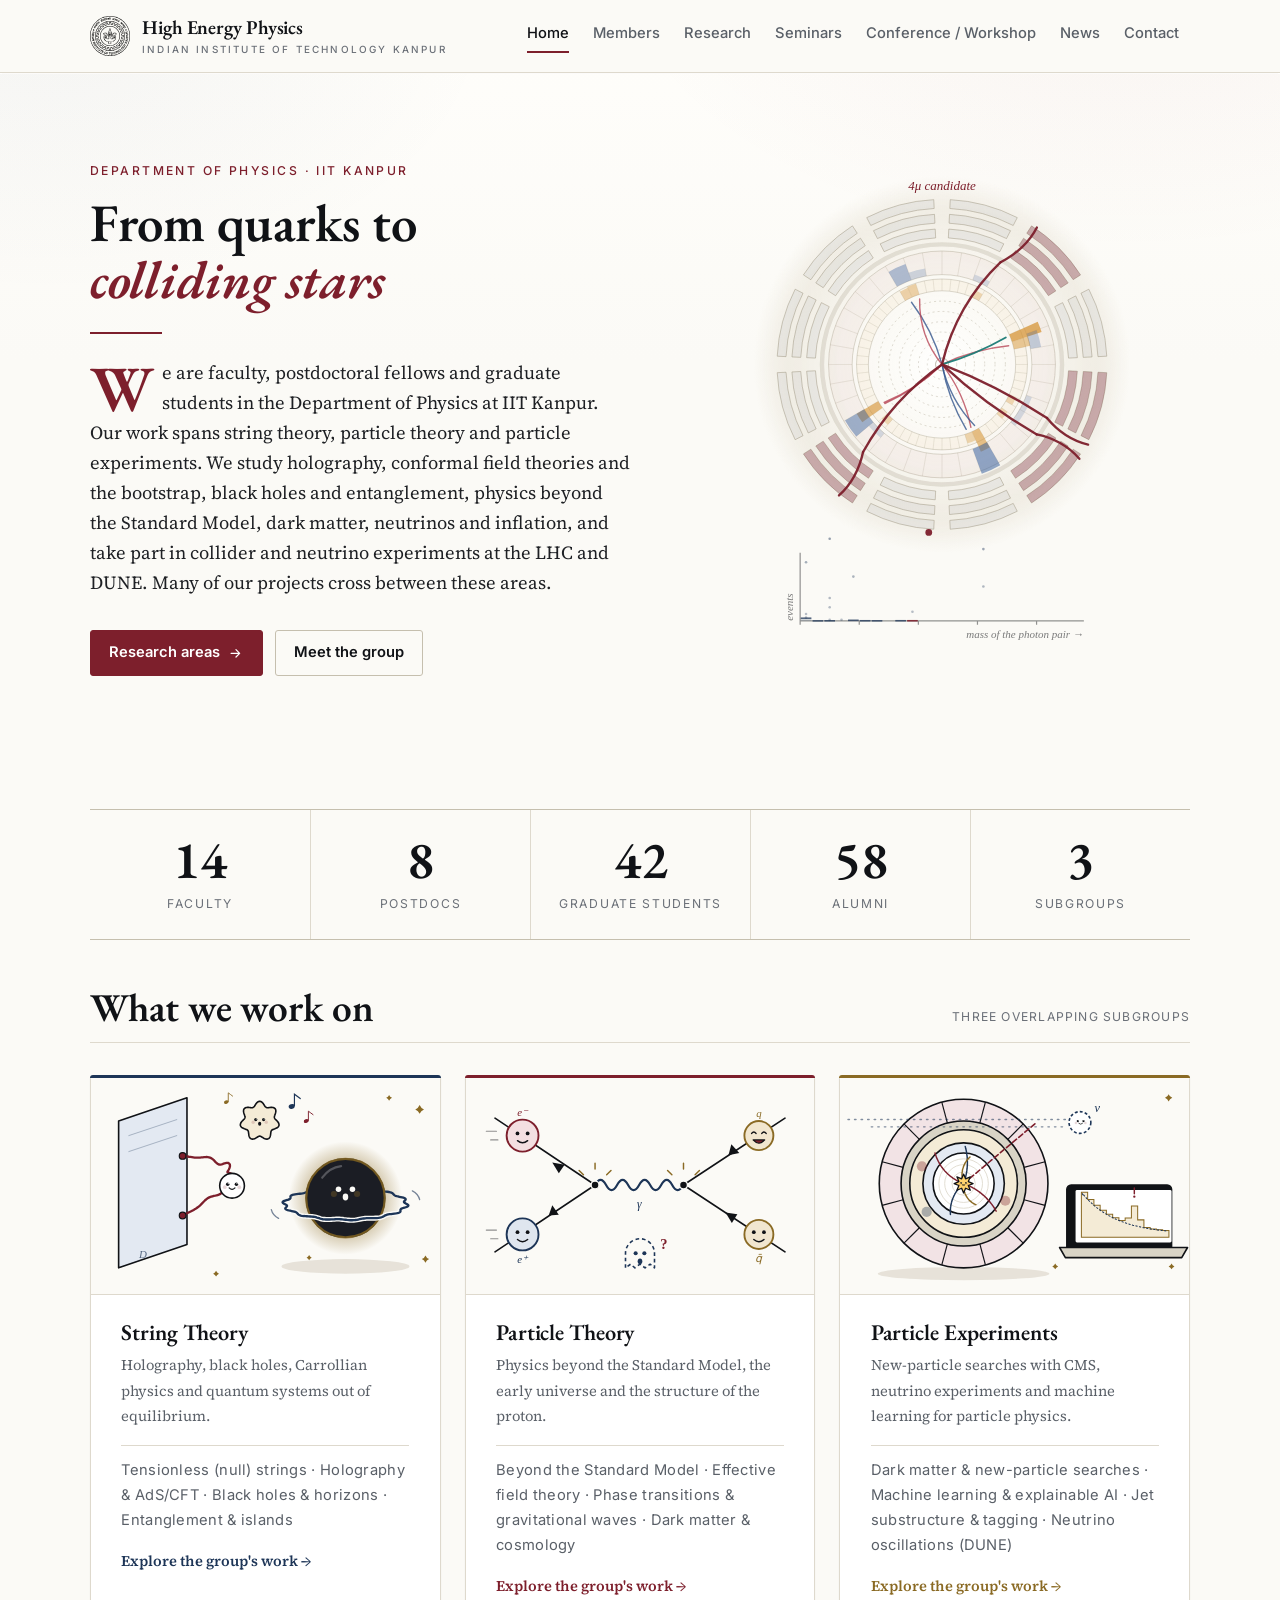
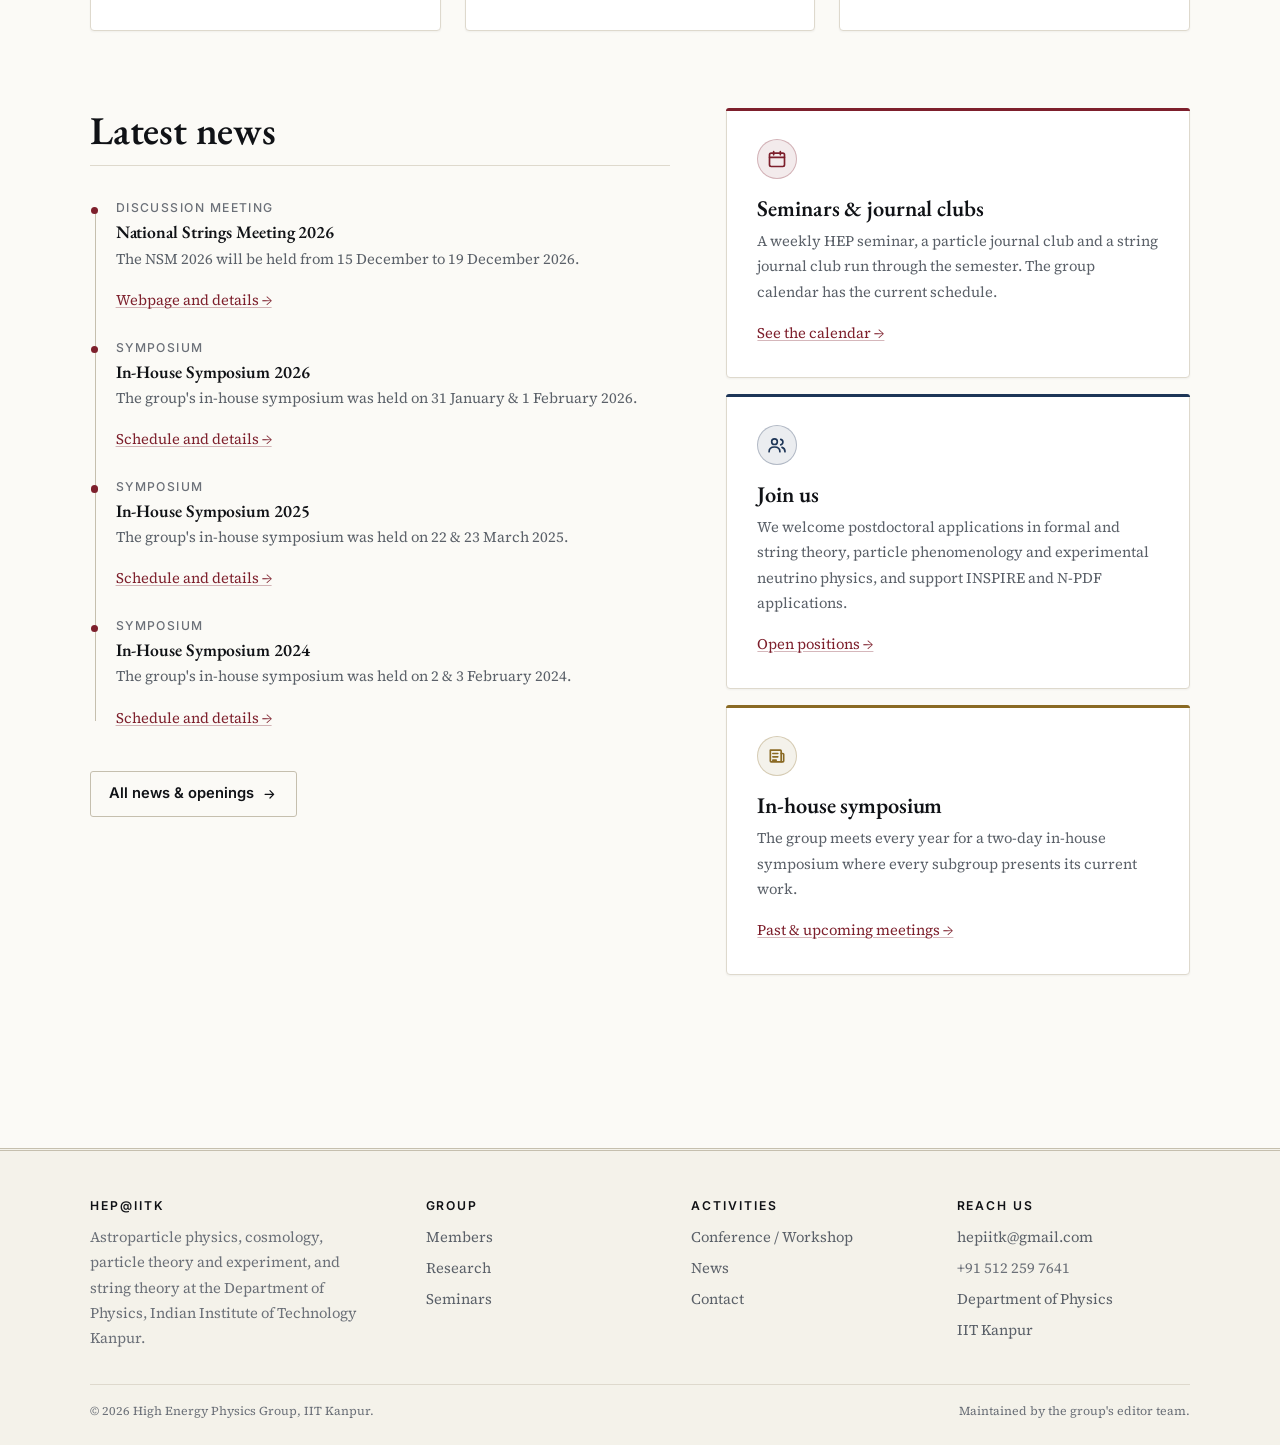
<file: index.html>
<!DOCTYPE html>
<html lang="en">
<head>
<meta charset="utf-8">
<meta name="viewport" content="width=device-width, initial-scale=1">
<title>High Energy Physics @ IIT Kanpur</title>
<meta name="description" content="The high energy physics group at IIT Kanpur works on astroparticle physics, cosmology, particle theory and experiment, and string theory.">
<meta name="theme-color" content="#fbfaf6">
<meta name="google-site-verification" content="OSpNjTY2TTAVbXWjhnyjYFKbHjAqgBK_i39DOzeWIIg">
<script type="application/ld+json">
{
  "@context": "https://schema.org",
  "@type": "WebSite",
  "name": "HEP IIT Kanpur",
  "alternateName": ["HEP@IITK", "High Energy Physics @ IIT Kanpur"],
  "url": "https://hepiitk.github.io/"
}
</script>
<meta property="og:site_name" content="HEP IIT Kanpur">
<meta property="og:title" content="High Energy Physics @ IIT Kanpur">
<meta property="og:description" content="The high energy physics group at IIT Kanpur works on astroparticle physics, cosmology, particle theory and experiment, and string theory.">
<meta property="og:type" content="website">
<meta property="og:url" content="https://hepiitk.github.io/">
<link rel="canonical" href="https://hepiitk.github.io/">
<link rel="preconnect" href="https://fonts.googleapis.com">
<link rel="preconnect" href="https://fonts.gstatic.com" crossorigin>
<link href="https://fonts.googleapis.com/css2?family=EB+Garamond:ital,wght@0,400;0,500;0,600;1,400&family=Source+Serif+4:ital,opsz,wght@0,8..60,400;0,8..60,600;1,8..60,400&family=Inter:wght@400;500;600&display=swap" rel="stylesheet">
<link rel="stylesheet" href="assets/style.css">
<link rel="icon" href="assets/favicon.svg" type="image/svg+xml">
<script defer src='https://static.cloudflareinsights.com/beacon.min.js' data-cf-beacon='{"token": "105c794566d0415baa018de40badc84c"}'></script>
</head>
<body>
<a class="skip-link" href="#main">Skip to content</a>
<header class="site-header">
  <div class="wrap header-inner">
    <a class="brand" href="index.html">
      <img class="brand__logo" src="assets/iitk-logo.svg" alt="" onerror="this.setAttribute('data-failed','')">
      <svg class="brand__mark" viewBox="0 0 40 40" aria-hidden="true">
  <circle cx="20" cy="20" r="18.4" fill="none" stroke="currentColor" stroke-width="0.9"/>
  <circle cx="20" cy="20" r="15.6" fill="none" stroke="currentColor" stroke-width="0.6" opacity=".5"/>
  <g fill="none" stroke="currentColor" stroke-width="1.1">
    <ellipse cx="20" cy="20" rx="16" ry="6.4"/>
    <ellipse cx="20" cy="20" rx="16" ry="6.4" transform="rotate(60 20 20)"/>
    <ellipse cx="20" cy="20" rx="16" ry="6.4" transform="rotate(120 20 20)"/>
  </g>
  <circle cx="20" cy="20" r="3" fill="currentColor"/>
</svg>
      <span class="brand__text">
        <span class="brand__title">High Energy Physics</span>
        <span class="brand__sub">Indian Institute of Technology Kanpur</span>
      </span>
    </a>
    <button class="nav-toggle" type="button" aria-expanded="false" aria-controls="site-nav">
      <span class="visually-hidden">Menu</span><svg viewBox="0 0 24 24" fill="none" stroke="currentColor" stroke-width="2" stroke-linecap="round" aria-hidden="true"><path d="M4 7h16M4 12h16M4 17h16"/></svg>
    </button>
    <nav class="nav" id="site-nav" aria-label="Primary" data-open="false">
      <ul><li><a href="index.html" aria-current="page">Home</a></li><li><a href="members.html">Members</a></li><li><a href="research.html">Research</a></li><li><a href="seminars.html">Seminars</a></li><li><a href="conferences.html">Conference / Workshop</a></li><li><a href="news.html">News</a></li><li><a href="contact.html">Contact</a></li></ul>
    </nav>
  </div>
</header>
<main id="main">
  <section class="hero">
    <div class="wrap hero__grid">
      <div>
        <p class="eyebrow">Department of Physics · IIT Kanpur</p>
        <h1>From quarks to <em>colliding stars</em></h1>
        <div class="hero__rule"></div>
        <!-- <p class="lede dropcap">
          We are faculty, postdoctoral fellows and graduate students in the Department of
          Physics at IIT Kanpur. Our work spans particle theory, collider and neutrino
          experiments, and string theory — from the particles made at the LHC to dark
          matter, the early universe, black holes and the gravitational waves of merging
          stars — and many of our projects cross between them.
        </p>
        -->
        <p class="lede dropcap">
          We are faculty, postdoctoral fellows and graduate students in the Department of
          Physics at IIT Kanpur. Our work spans string theory, particle theory and particle
          experiments. We study holography, conformal field theories and the bootstrap, black
          holes and entanglement, physics beyond the Standard Model, dark matter, neutrinos
          and inflation, and take part in collider and neutrino experiments at the LHC and
          DUNE. Many of our projects cross between these areas.
        </p>
        <div class="cluster hero__actions">
          <a class="btn btn--primary" href="research.html">Research areas <svg viewBox="0 0 24 24" fill="none" stroke="currentColor" stroke-width="2" stroke-linecap="round" stroke-linejoin="round" aria-hidden="true"><path d="M5 12h14M13 6l6 6-6 6"/></svg></a>
          <a class="btn btn--ghost" href="members.html">Meet the group</a>
        </div>
      </div>
      <figure class="hero__art">
        <div class="merger" role="img" aria-label="Animation of particle collisions in a detector, with a histogram slowly revealing a bump from a new particle">
  <canvas width="840" height="840" aria-hidden="true"></canvas>
</div>
      </figure>
    </div>
  </section>

  <section class="section section--tight">
    <div class="wrap">
      <div class="stats" data-reveal>
        <div class="stat"><span class="stat__num" data-count="14">14</span><span class="stat__label">Faculty</span></div>
        <div class="stat"><span class="stat__num" data-count="8">8</span><span class="stat__label">Postdocs</span></div>
        <div class="stat"><span class="stat__num" data-count="42">42</span><span class="stat__label">Graduate students</span></div>
        <div class="stat"><span class="stat__num" data-count="58">58</span><span class="stat__label">Alumni</span></div>
        <div class="stat"><span class="stat__num">3</span><span class="stat__label">Subgroups</span></div>
      </div>
    </div>
  </section>

  <section class="section">
    <div class="wrap">
      <div class="section-head">
        <h2>What we work on</h2>
        <span class="section-head__aside">three overlapping subgroups</span>
      </div>
      <div class="grid grid--3">
      <a class="card card--link accent-navy" href="research.html#string" data-reveal>
        <span class="card__art"><img src="assets/img/string.svg" alt="Cartoon of an open string between two branes, a closed string and a black hole" loading="lazy" decoding="async" onerror="this.setAttribute('data-failed','')"></span>
        <h3>String Theory</h3>
        <p>Holography, black holes, Carrollian physics and quantum systems out of equilibrium.</p>
        <p class="card__topics">Tensionless (null) strings · Holography &amp; AdS/CFT · Black holes &amp; horizons · Entanglement &amp; islands</p>
        <p class="mt-4" style="color:var(--accent);font-weight:600">Explore the group's work →</p>
      </a>      <a class="card card--link accent-maroon" href="research.html#particle" data-reveal>
        <span class="card__art"><img src="assets/img/particle.svg" alt="Cartoon of an electron and a positron exchanging a photon and becoming a quark pair" loading="lazy" decoding="async" onerror="this.setAttribute('data-failed','')"></span>
        <h3>Particle Theory</h3>
        <p>Physics beyond the Standard Model, the early universe and the structure of the proton.</p>
        <p class="card__topics">Beyond the Standard Model · Effective field theory · Phase transitions &amp; gravitational waves · Dark matter &amp; cosmology</p>
        <p class="mt-4" style="color:var(--accent);font-weight:600">Explore the group's work →</p>
      </a>      <a class="card card--link accent-gold" href="research.html#experiment" data-reveal>
        <span class="card__art"><img src="assets/img/experiment.svg" alt="Cartoon of a collider detector with particle tracks, and a laptop showing a peak" loading="lazy" decoding="async" onerror="this.setAttribute('data-failed','')"></span>
        <h3>Particle Experiments</h3>
        <p>New-particle searches with CMS, neutrino experiments and machine learning for particle physics.</p>
        <p class="card__topics">Dark matter &amp; new-particle searches · Machine learning &amp; explainable AI · Jet substructure &amp; tagging · Neutrino oscillations (DUNE)</p>
        <p class="mt-4" style="color:var(--accent);font-weight:600">Explore the group's work →</p>
      </a>
      </div>
    </div>
  </section>

  <section class="section">
    <div class="wrap">
      <div class="split">
        <div>
          <div class="section-head"><h2>Latest news</h2></div>
          <ul class="timeline">
        <li data-reveal>
          <span class="meta">Discussion Meeting</span>
          <h3>National Strings Meeting 2026</h3>
          <p>The NSM 2026 will be held from 15 December to 19 December 2026.</p>
          <p class="mt-0"><a href="nsm2026">Webpage and details →</a></p>
        </li>        <li data-reveal>
          <span class="meta">Symposium</span>
          <h3>In-House Symposium 2026</h3>
          <p>The group's in-house symposium was held on 31 January &amp; 1 February 2026.</p>
          <p class="mt-0"><a href="conferences.html#symposium-2026">Schedule and details →</a></p>
        </li>        <li data-reveal>
          <span class="meta">Symposium</span>
          <h3>In-House Symposium 2025</h3>
          <p>The group's in-house symposium was held on 22 &amp; 23 March 2025.</p>
          <p class="mt-0"><a href="conferences.html#symposium-2025">Schedule and details →</a></p>
        </li>        <li data-reveal>
          <span class="meta">Symposium</span>
          <h3>In-House Symposium 2024</h3>
          <p>The group's in-house symposium was held on 2 &amp; 3 February 2024.</p>
          <p class="mt-0"><a href="conferences.html#symposium-2024">Schedule and details →</a></p>
        </li>
          </ul>
          <a class="btn btn--ghost mt-4" href="news.html">All news &amp; openings <svg viewBox="0 0 24 24" fill="none" stroke="currentColor" stroke-width="2" stroke-linecap="round" stroke-linejoin="round" aria-hidden="true"><path d="M5 12h14M13 6l6 6-6 6"/></svg></a>
        </div>
        <div class="stack">
          <div class="card accent-maroon" data-reveal>
            <span class="card__icon"><svg viewBox="0 0 24 24" fill="none" stroke="currentColor" stroke-width="2" stroke-linecap="round" stroke-linejoin="round" aria-hidden="true"><rect x="3" y="5" width="18" height="16" rx="2"/><path d="M3 10h18M8 3v4M16 3v4"/></svg></span>
            <h3>Seminars &amp; journal clubs</h3>
            <p>A weekly HEP seminar, a particle journal club and a string journal club run
               through the semester. The group calendar has the current schedule.</p>
            <p class="mt-4"><a href="seminars.html">See the calendar →</a></p>
          </div>
          <div class="card accent-navy" data-reveal>
            <span class="card__icon"><svg viewBox="0 0 24 24" fill="none" stroke="currentColor" stroke-width="2" stroke-linecap="round" stroke-linejoin="round" aria-hidden="true"><circle cx="9" cy="8" r="3.4"/><path d="M2.5 20c0-3.6 2.9-5.6 6.5-5.6s6.5 2 6.5 5.6"/><path d="M16.5 5.2a3.4 3.4 0 0 1 0 6.6M18 14.8c2.2.6 3.6 2.3 3.6 5.2"/></svg></span>
            <h3>Join us</h3>
            <p>We welcome postdoctoral applications in formal and string theory, particle
               phenomenology and experimental neutrino physics, and support INSPIRE and
               N-PDF applications.</p>
            <p class="mt-4"><a href="news.html#positions">Open positions →</a></p>
          </div>
          <div class="card accent-gold" data-reveal>
            <span class="card__icon"><svg viewBox="0 0 24 24" fill="none" stroke="currentColor" stroke-width="2" stroke-linecap="round" stroke-linejoin="round" aria-hidden="true"><path d="M4 5h12a1 1 0 0 1 1 1v13H5a1 1 0 0 1-1-1z"/><path d="M17 9h2a1 1 0 0 1 1 1v8a1 1 0 0 1-1 1h-2M7 9h6M7 13h6M7 17h4"/></svg></span>
            <h3>In-house symposium</h3>
            <p>The group meets every year for a two-day in-house symposium where every
               subgroup presents its current work.</p>
            <p class="mt-4"><a href="conferences.html">Past &amp; upcoming meetings →</a></p>
          </div>
        </div>
      </div>
    </div>
  </section>
</main>
<footer class="site-footer">
  <div class="wrap">
    <div class="footer-grid">
      <div>
        <h2>HEP@IITK</h2>
        <p class="dim" style="font-size:var(--step--1);max-width:34ch">
          Astroparticle physics, cosmology, particle theory and experiment, and string
          theory at the Department of Physics, Indian Institute of Technology Kanpur.
        </p>
      </div>
      <div>
        <h2>Group</h2>
        <ul><li><a href="members.html">Members</a></li><li><a href="research.html">Research</a></li><li><a href="seminars.html">Seminars</a></li></ul>
      </div>
      <div>
        <h2>Activities</h2>
        <ul><li><a href="conferences.html">Conference / Workshop</a></li><li><a href="news.html">News</a></li><li><a href="contact.html">Contact</a></li></ul>
      </div>
      <div>
        <h2>Reach us</h2>
        <ul>
          <li><a href="mailto:hepiitk@gmail.com">hepiitk@gmail.com</a></li>
          <li><span class="dim">+91 512 259 7641</span></li>
          <li><a href="https://www.iitk.ac.in/phy/" target="_blank" rel="noopener">Department of Physics</a></li>
          <li><a href="https://www.iitk.ac.in/" target="_blank" rel="noopener">IIT Kanpur</a></li>
        </ul>
      </div>
    </div>
    <div class="footer-bottom">
      <span>© <span data-year>2026</span> High Energy Physics Group, IIT Kanpur.</span>
      <span class="dim">Maintained by the group's editor team.</span>
    </div>
  </div>
</footer>
<script src="assets/js/app.js" defer></script>
<script src="assets/js/collider.js" defer></script>
</body>
</html>
</file>
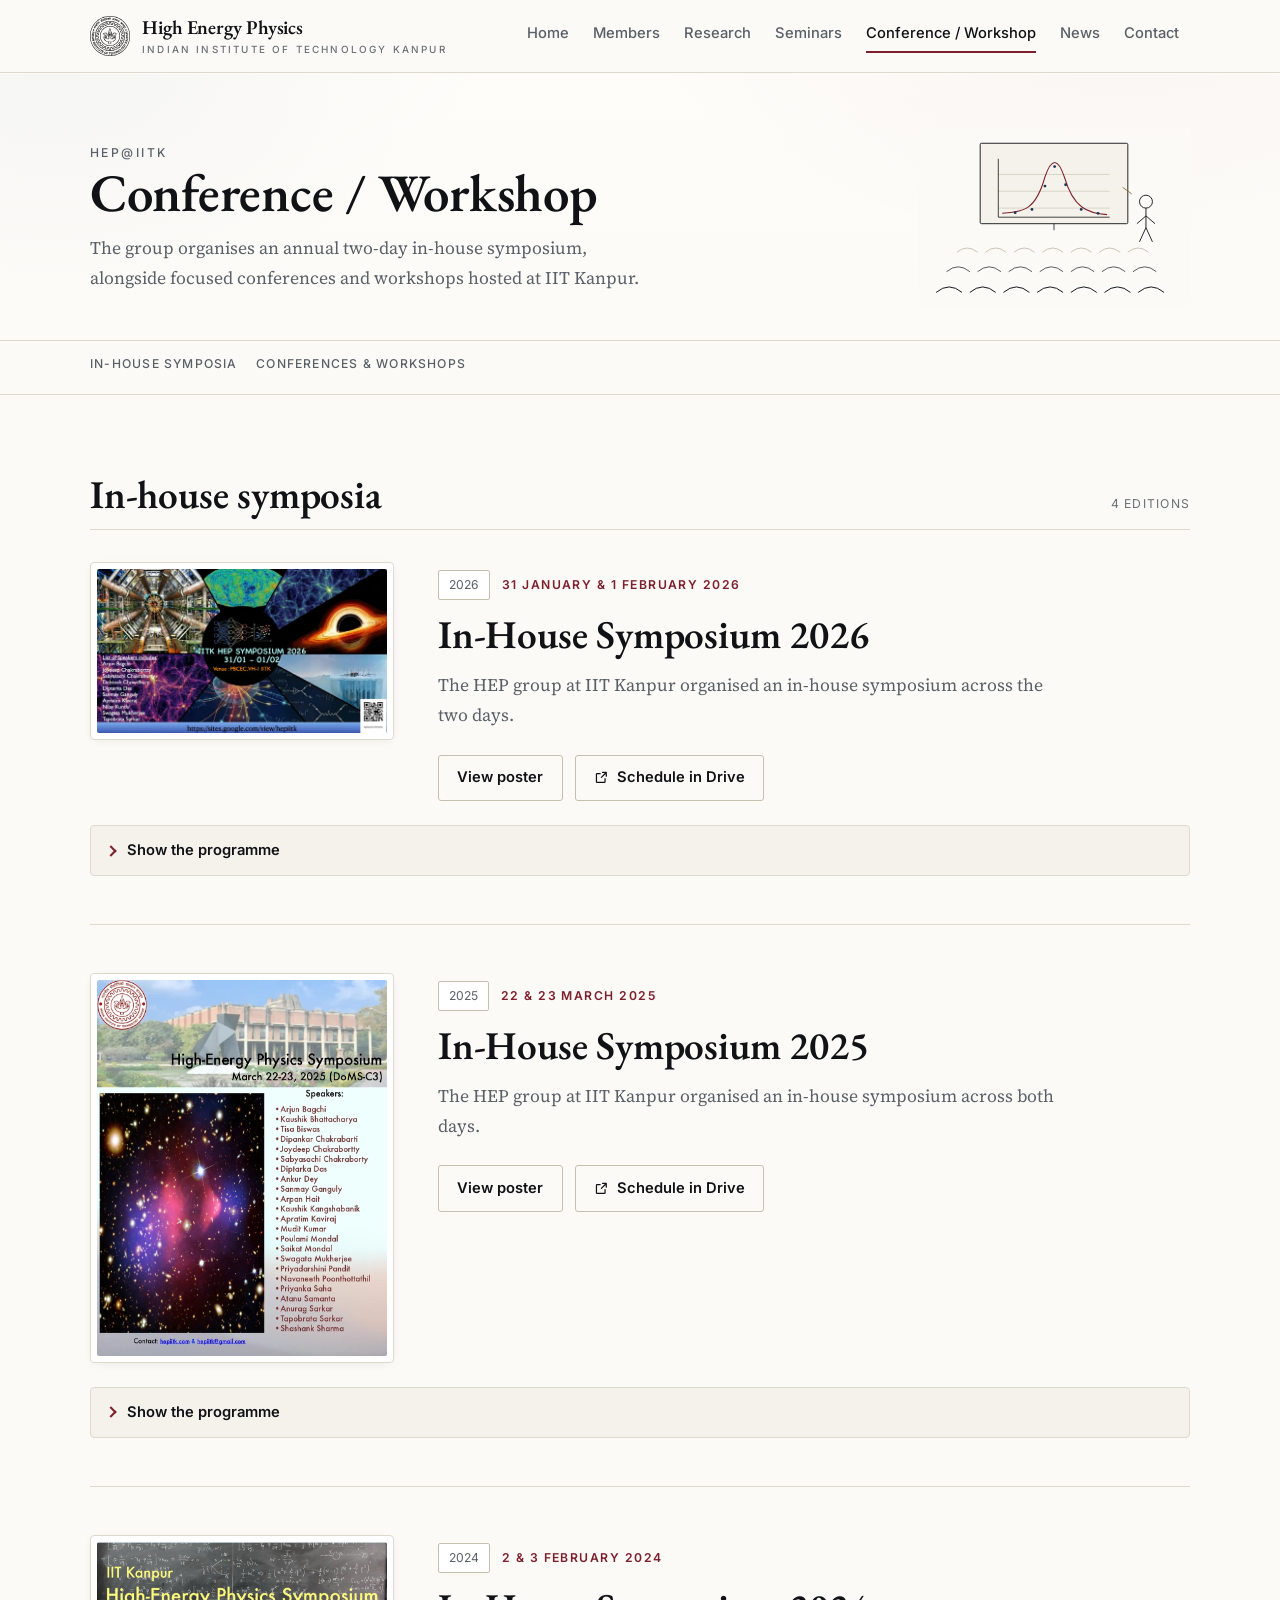
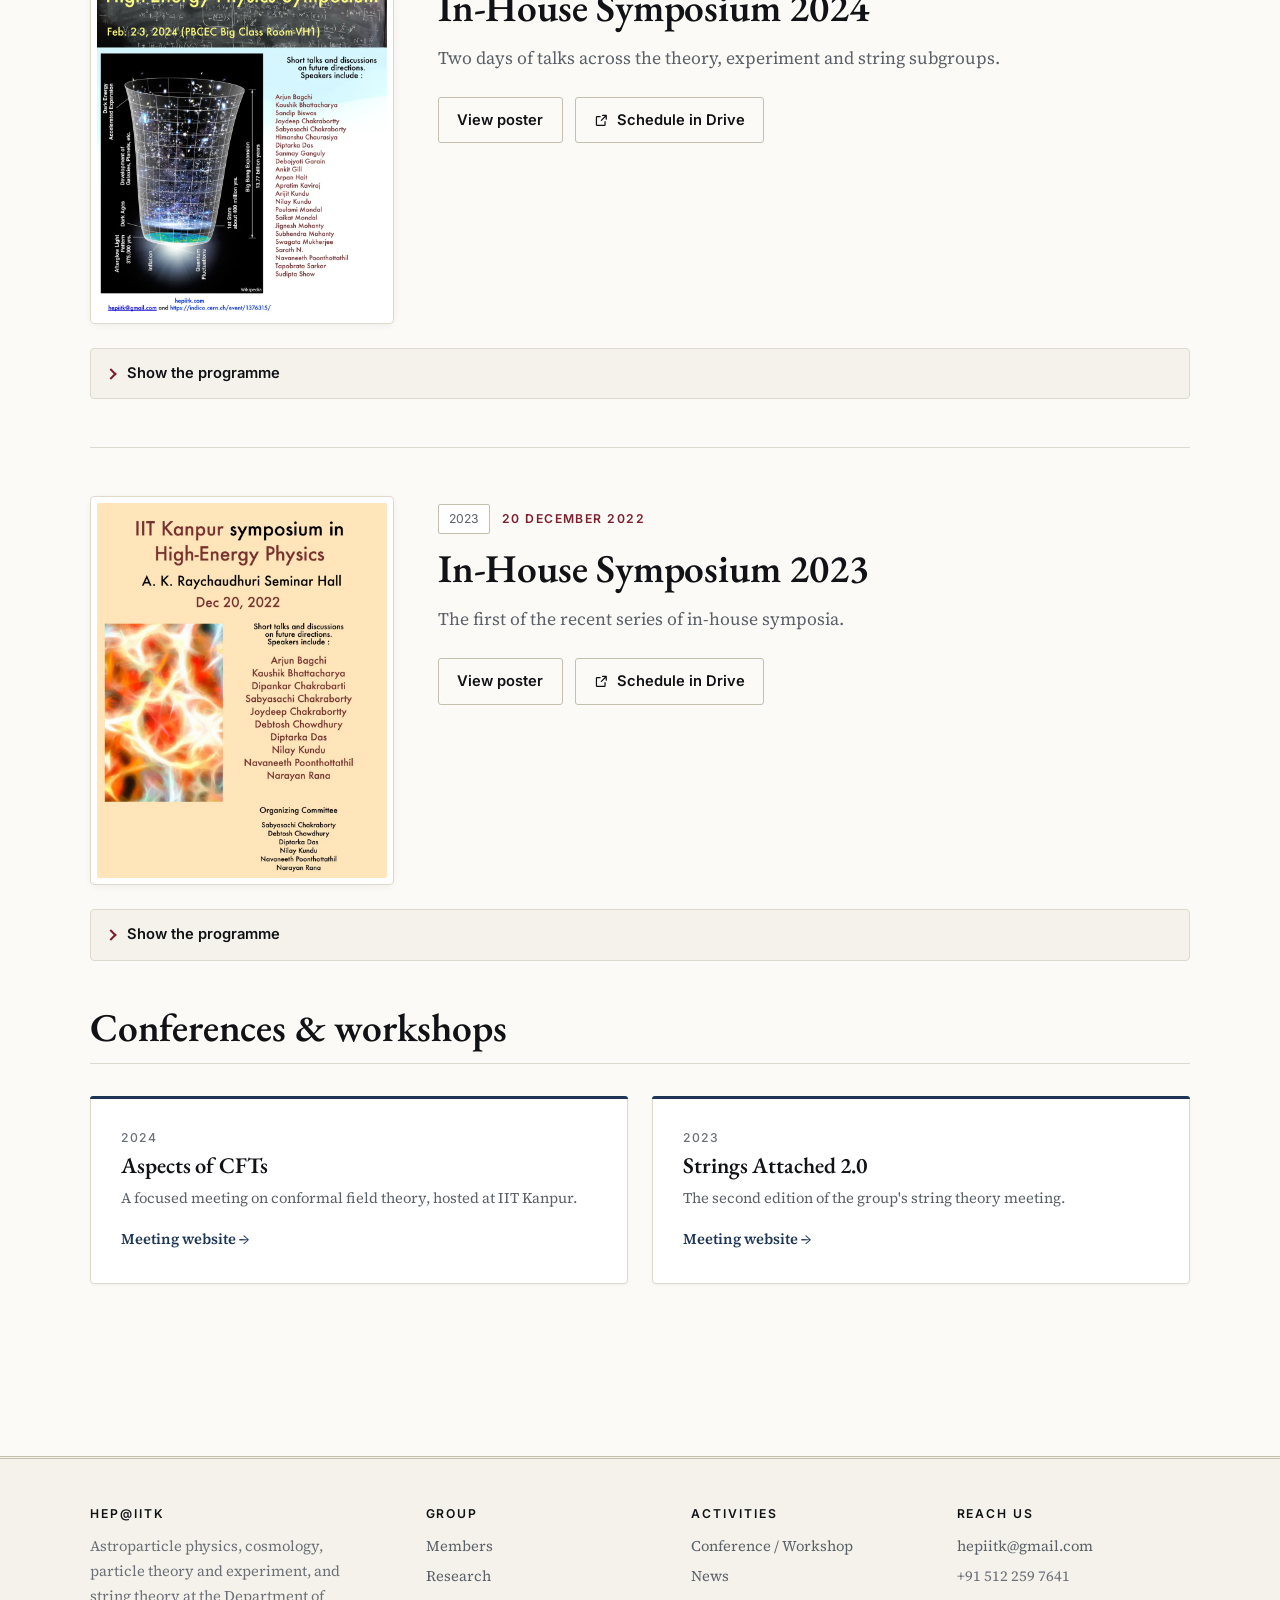
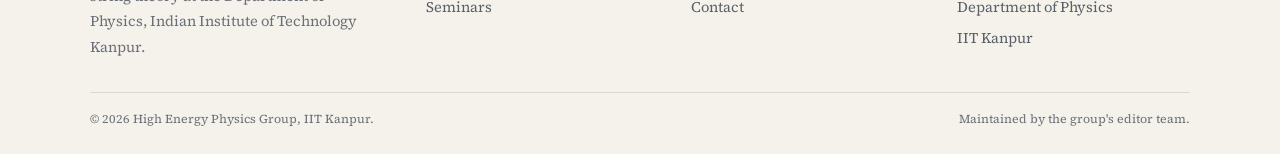
<file: conferences.html>
<!DOCTYPE html>
<html lang="en">
<head>
<meta charset="utf-8">
<meta name="viewport" content="width=device-width, initial-scale=1">
<title>Conference / Workshop · HEP@IITK</title>
<meta name="description" content="In-house symposia, conferences and workshops organised by the HEP group at IIT Kanpur.">
<meta name="theme-color" content="#fbfaf6">
<meta property="og:site_name" content="HEP IIT Kanpur">
<meta property="og:title" content="Conference / Workshop · HEP@IITK">
<meta property="og:description" content="In-house symposia, conferences and workshops organised by the HEP group at IIT Kanpur.">
<meta property="og:type" content="website">
<meta property="og:url" content="https://hepiitk.github.io/conferences.html">
<link rel="canonical" href="https://hepiitk.github.io/conferences.html">
<link rel="preconnect" href="https://fonts.googleapis.com">
<link rel="preconnect" href="https://fonts.gstatic.com" crossorigin>
<link href="https://fonts.googleapis.com/css2?family=EB+Garamond:ital,wght@0,400;0,500;0,600;1,400&family=Source+Serif+4:ital,opsz,wght@0,8..60,400;0,8..60,600;1,8..60,400&family=Inter:wght@400;500;600&display=swap" rel="stylesheet">
<link rel="stylesheet" href="assets/style.css">
<link rel="icon" href="assets/favicon.svg" type="image/svg+xml">
<script defer src='https://static.cloudflareinsights.com/beacon.min.js' data-cf-beacon='{"token": "105c794566d0415baa018de40badc84c"}'></script>
</head>
<body>
<a class="skip-link" href="#main">Skip to content</a>
<header class="site-header">
  <div class="wrap header-inner">
    <a class="brand" href="index.html">
      <img class="brand__logo" src="assets/iitk-logo.svg" alt="" onerror="this.setAttribute('data-failed','')">
      <svg class="brand__mark" viewBox="0 0 40 40" aria-hidden="true">
  <circle cx="20" cy="20" r="18.4" fill="none" stroke="currentColor" stroke-width="0.9"/>
  <circle cx="20" cy="20" r="15.6" fill="none" stroke="currentColor" stroke-width="0.6" opacity=".5"/>
  <g fill="none" stroke="currentColor" stroke-width="1.1">
    <ellipse cx="20" cy="20" rx="16" ry="6.4"/>
    <ellipse cx="20" cy="20" rx="16" ry="6.4" transform="rotate(60 20 20)"/>
    <ellipse cx="20" cy="20" rx="16" ry="6.4" transform="rotate(120 20 20)"/>
  </g>
  <circle cx="20" cy="20" r="3" fill="currentColor"/>
</svg>
      <span class="brand__text">
        <span class="brand__title">High Energy Physics</span>
        <span class="brand__sub">Indian Institute of Technology Kanpur</span>
      </span>
    </a>
    <button class="nav-toggle" type="button" aria-expanded="false" aria-controls="site-nav">
      <span class="visually-hidden">Menu</span><svg viewBox="0 0 24 24" fill="none" stroke="currentColor" stroke-width="2" stroke-linecap="round" aria-hidden="true"><path d="M4 7h16M4 12h16M4 17h16"/></svg>
    </button>
    <nav class="nav" id="site-nav" aria-label="Primary" data-open="false">
      <ul><li><a href="index.html">Home</a></li><li><a href="members.html">Members</a></li><li><a href="research.html">Research</a></li><li><a href="seminars.html">Seminars</a></li><li><a href="conferences.html" aria-current="page">Conference / Workshop</a></li><li><a href="news.html">News</a></li><li><a href="contact.html">Contact</a></li></ul>
    </nav>
  </div>
</header>
<main id="main">  <section class="page-head">
    <div class="wrap">
    <div class="page-head__grid">
      <div>
        <p class="eyebrow">HEP@IITK</p>
        <h1>Conference / Workshop</h1>
        <p>The group organises an annual two-day in-house symposium, alongside focused conferences and workshops hosted at IIT Kanpur.</p>
        
      </div>
      <figure class="page-head__illus"><img src="assets/img/symposium.svg" alt="Auditorium with a projection screen and rows of seats" loading="eager" decoding="async" onerror="this.setAttribute('data-failed','')"></figure>
    </div>
    </div>
  </section>

  <div class="subnav">
    <div class="wrap">
      <ul>
        <li><a href="#symposia">In-house symposia</a></li>
        <li><a href="#meetings">Conferences &amp; workshops</a></li>
      </ul>
    </div>
  </div>

  <section class="section section--tight" id="symposia">
    <div class="wrap">
      <div class="section-head">
        <h2>In-house symposia</h2>
        <span class="section-head__aside">4 editions</span>
      </div>
      <div class="accent-maroon">
      <article class="symposium" id="symposium-2026" data-reveal>
        <a class="symposium__poster" href="assets/ConferenceWorkshop/symposium-2026.webp" target="_blank" rel="noopener"
           title="Open the full-size poster"><img src="assets/ConferenceWorkshop/symposium-2026.webp" alt="In-House Symposium 2026 poster" loading="lazy" decoding="async" onerror="this.setAttribute('data-failed','')"></a>
        <div class="symposium__body">
          <div class="symposium__meta"><span class="pill">2026</span><span class="symposium__dates">31 January &amp; 1 February 2026</span></div>
          <h2 class="symposium__title">In-House Symposium 2026</h2>
          <p class="muted">The HEP group at IIT Kanpur organised an in-house symposium across the two days.</p>
          <div class="cluster symposium__actions">
            <a class="btn btn--ghost" href="assets/ConferenceWorkshop/symposium-2026.webp" target="_blank" rel="noopener">View poster</a>
            <a class="btn btn--ghost" href="https://drive.google.com/open?id=1ZX2D_ekNjg2hT5NVX8TgTxvaQ5XAxYSDIR8cY_kvVFw" target="_blank" rel="noopener"><svg viewBox="0 0 24 24" fill="none" stroke="currentColor" stroke-width="2" stroke-linecap="round" stroke-linejoin="round" aria-hidden="true"><path d="M14 4h6v6M20 4l-8 8M18 14v5a1 1 0 0 1-1 1H5a1 1 0 0 1-1-1V7a1 1 0 0 1 1-1h5"/></svg><span>Schedule in Drive</span></a>
          </div>
        </div>
        <details class="symposium__schedule">
          <summary><span class="symposium__summary-open">Show the programme</span><span class="symposium__summary-close">Hide the programme</span></summary>
          <div class="embed embed--sheet">
            <iframe src="https://docs.google.com/spreadsheets/d/1ZX2D_ekNjg2hT5NVX8TgTxvaQ5XAxYSDIR8cY_kvVFw/htmlembed" title="In-House Symposium 2026 programme" loading="lazy"></iframe>
          </div>
        </details>
      </article>
      <article class="symposium" id="symposium-2025" data-reveal>
        <a class="symposium__poster" href="assets/ConferenceWorkshop/symposium-2025.webp" target="_blank" rel="noopener"
           title="Open the full-size poster"><img src="assets/ConferenceWorkshop/symposium-2025.webp" alt="In-House Symposium 2025 poster" loading="lazy" decoding="async" onerror="this.setAttribute('data-failed','')"></a>
        <div class="symposium__body">
          <div class="symposium__meta"><span class="pill">2025</span><span class="symposium__dates">22 &amp; 23 March 2025</span></div>
          <h2 class="symposium__title">In-House Symposium 2025</h2>
          <p class="muted">The HEP group at IIT Kanpur organised an in-house symposium across both days.</p>
          <div class="cluster symposium__actions">
            <a class="btn btn--ghost" href="assets/ConferenceWorkshop/symposium-2025.webp" target="_blank" rel="noopener">View poster</a>
            <a class="btn btn--ghost" href="https://drive.google.com/open?id=13BAoV9avu8Uj0lWPkF5D7oqi47VkHMRknYoY67ZOV6g" target="_blank" rel="noopener"><svg viewBox="0 0 24 24" fill="none" stroke="currentColor" stroke-width="2" stroke-linecap="round" stroke-linejoin="round" aria-hidden="true"><path d="M14 4h6v6M20 4l-8 8M18 14v5a1 1 0 0 1-1 1H5a1 1 0 0 1-1-1V7a1 1 0 0 1 1-1h5"/></svg><span>Schedule in Drive</span></a>
          </div>
        </div>
        <details class="symposium__schedule">
          <summary><span class="symposium__summary-open">Show the programme</span><span class="symposium__summary-close">Hide the programme</span></summary>
          <div class="embed embed--sheet">
            <iframe src="https://docs.google.com/spreadsheets/d/13BAoV9avu8Uj0lWPkF5D7oqi47VkHMRknYoY67ZOV6g/htmlembed?gid=1929783250" title="In-House Symposium 2025 programme" loading="lazy"></iframe>
          </div>
        </details>
      </article>
      <article class="symposium" id="symposium-2024" data-reveal>
        <a class="symposium__poster" href="assets/ConferenceWorkshop/symposium-2024.webp" target="_blank" rel="noopener"
           title="Open the full-size poster"><img src="assets/ConferenceWorkshop/symposium-2024.webp" alt="In-House Symposium 2024 poster" loading="lazy" decoding="async" onerror="this.setAttribute('data-failed','')"></a>
        <div class="symposium__body">
          <div class="symposium__meta"><span class="pill">2024</span><span class="symposium__dates">2 &amp; 3 February 2024</span></div>
          <h2 class="symposium__title">In-House Symposium 2024</h2>
          <p class="muted">Two days of talks across the theory, experiment and string subgroups.</p>
          <div class="cluster symposium__actions">
            <a class="btn btn--ghost" href="assets/ConferenceWorkshop/symposium-2024.webp" target="_blank" rel="noopener">View poster</a>
            <a class="btn btn--ghost" href="https://drive.google.com/open?id=15Nq03RAkqwOqRto4QZPhdWVYTuY2QAqFZZJ2mBIgmlo" target="_blank" rel="noopener"><svg viewBox="0 0 24 24" fill="none" stroke="currentColor" stroke-width="2" stroke-linecap="round" stroke-linejoin="round" aria-hidden="true"><path d="M14 4h6v6M20 4l-8 8M18 14v5a1 1 0 0 1-1 1H5a1 1 0 0 1-1-1V7a1 1 0 0 1 1-1h5"/></svg><span>Schedule in Drive</span></a>
          </div>
        </div>
        <details class="symposium__schedule">
          <summary><span class="symposium__summary-open">Show the programme</span><span class="symposium__summary-close">Hide the programme</span></summary>
          <div class="embed embed--sheet">
            <iframe src="https://docs.google.com/spreadsheets/d/15Nq03RAkqwOqRto4QZPhdWVYTuY2QAqFZZJ2mBIgmlo/htmlembed" title="In-House Symposium 2024 programme" loading="lazy"></iframe>
          </div>
        </details>
      </article>
      <article class="symposium" id="symposium-2023" data-reveal>
        <a class="symposium__poster" href="assets/ConferenceWorkshop/symposium-2023.webp" target="_blank" rel="noopener"
           title="Open the full-size poster"><img src="assets/ConferenceWorkshop/symposium-2023.webp" alt="In-House Symposium 2023 poster" loading="lazy" decoding="async" onerror="this.setAttribute('data-failed','')"></a>
        <div class="symposium__body">
          <div class="symposium__meta"><span class="pill">2023</span><span class="symposium__dates">20 December 2022</span></div>
          <h2 class="symposium__title">In-House Symposium 2023</h2>
          <p class="muted">The first of the recent series of in-house symposia.</p>
          <div class="cluster symposium__actions">
            <a class="btn btn--ghost" href="assets/ConferenceWorkshop/symposium-2023.webp" target="_blank" rel="noopener">View poster</a>
            <a class="btn btn--ghost" href="https://drive.google.com/open?id=1NLZrcR9scQTlMbO4JUFqWcmVNvZK5allDG643ur7AXM" target="_blank" rel="noopener"><svg viewBox="0 0 24 24" fill="none" stroke="currentColor" stroke-width="2" stroke-linecap="round" stroke-linejoin="round" aria-hidden="true"><path d="M14 4h6v6M20 4l-8 8M18 14v5a1 1 0 0 1-1 1H5a1 1 0 0 1-1-1V7a1 1 0 0 1 1-1h5"/></svg><span>Schedule in Drive</span></a>
          </div>
        </div>
        <details class="symposium__schedule">
          <summary><span class="symposium__summary-open">Show the programme</span><span class="symposium__summary-close">Hide the programme</span></summary>
          <div class="embed embed--sheet">
            <iframe src="https://docs.google.com/spreadsheets/d/1NLZrcR9scQTlMbO4JUFqWcmVNvZK5allDG643ur7AXM/htmlembed" title="In-House Symposium 2023 programme" loading="lazy"></iframe>
          </div>
        </details>
      </article>
      </div>
    </div>
  </section>

  <section class="section" id="meetings">
    <div class="wrap">
      <div class="section-head"><h2>Conferences &amp; workshops</h2></div>
      <div class="grid grid--2">
        <a class="card card--link accent-navy" href="https://sites.google.com/view/iitkcft/home" target="_blank" rel="noopener" data-reveal>
          <span class="meta">2024</span>
          <h3>Aspects of CFTs</h3>
          <p>A focused meeting on conformal field theory, hosted at IIT Kanpur.</p>
          <p class="mt-4" style="color:var(--accent);font-weight:600">Meeting website →</p>
        </a>        <a class="card card--link accent-navy" href="https://sites.google.com/view/arjunbagchi/events/strings-attached-2-0?authuser=0" target="_blank" rel="noopener" data-reveal>
          <span class="meta">2023</span>
          <h3>Strings Attached 2.0</h3>
          <p>The second edition of the group's string theory meeting.</p>
          <p class="mt-4" style="color:var(--accent);font-weight:600">Meeting website →</p>
        </a>
      </div>
    </div>
  </section>
</main>
<footer class="site-footer">
  <div class="wrap">
    <div class="footer-grid">
      <div>
        <h2>HEP@IITK</h2>
        <p class="dim" style="font-size:var(--step--1);max-width:34ch">
          Astroparticle physics, cosmology, particle theory and experiment, and string
          theory at the Department of Physics, Indian Institute of Technology Kanpur.
        </p>
      </div>
      <div>
        <h2>Group</h2>
        <ul><li><a href="members.html">Members</a></li><li><a href="research.html">Research</a></li><li><a href="seminars.html">Seminars</a></li></ul>
      </div>
      <div>
        <h2>Activities</h2>
        <ul><li><a href="conferences.html">Conference / Workshop</a></li><li><a href="news.html">News</a></li><li><a href="contact.html">Contact</a></li></ul>
      </div>
      <div>
        <h2>Reach us</h2>
        <ul>
          <li><a href="mailto:hepiitk@gmail.com">hepiitk@gmail.com</a></li>
          <li><span class="dim">+91 512 259 7641</span></li>
          <li><a href="https://www.iitk.ac.in/phy/" target="_blank" rel="noopener">Department of Physics</a></li>
          <li><a href="https://www.iitk.ac.in/" target="_blank" rel="noopener">IIT Kanpur</a></li>
        </ul>
      </div>
    </div>
    <div class="footer-bottom">
      <span>© <span data-year>2026</span> High Energy Physics Group, IIT Kanpur.</span>
      <span class="dim">Maintained by the group's editor team.</span>
    </div>
  </div>
</footer>
<script src="assets/js/app.js" defer></script>
</body>
</html>
</file>
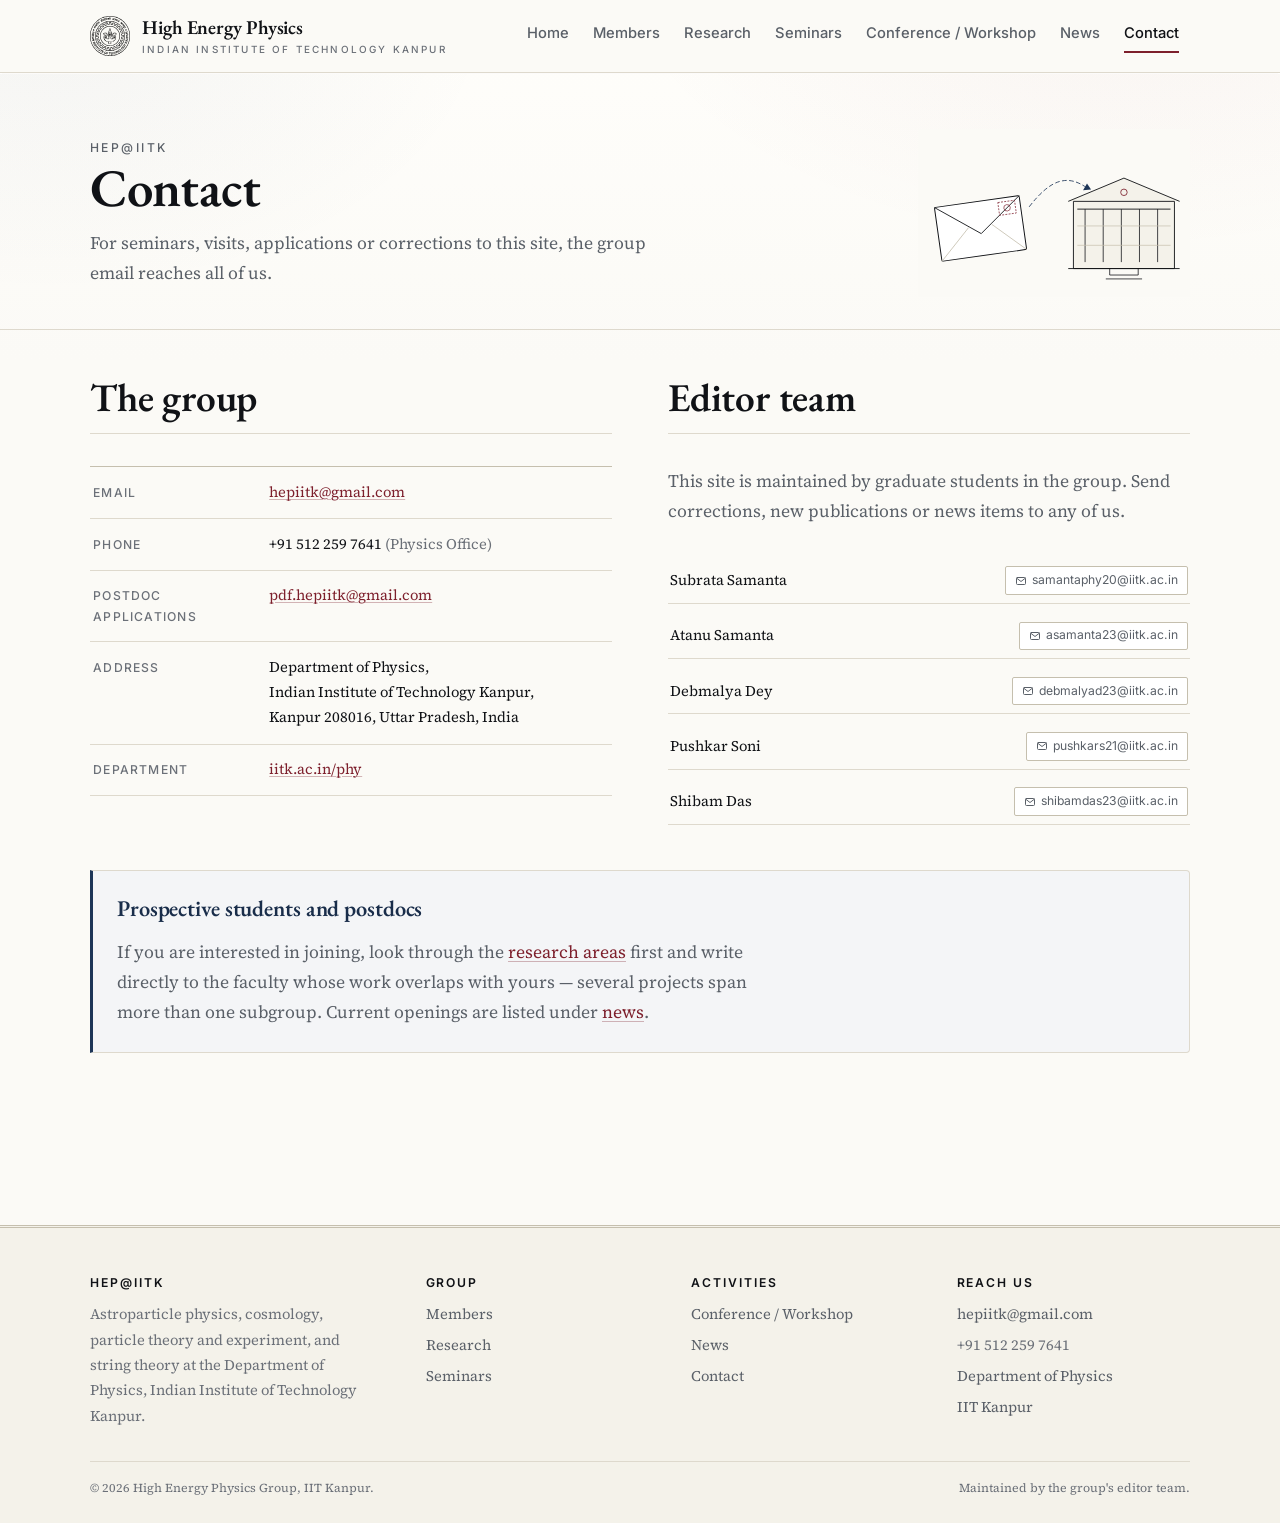
<file: contact.html>
<!DOCTYPE html>
<html lang="en">
<head>
<meta charset="utf-8">
<meta name="viewport" content="width=device-width, initial-scale=1">
<title>Contact · HEP@IITK</title>
<meta name="description" content="How to reach the high energy physics group at IIT Kanpur.">
<meta name="theme-color" content="#fbfaf6">
<meta property="og:site_name" content="HEP IIT Kanpur">
<meta property="og:title" content="Contact · HEP@IITK">
<meta property="og:description" content="How to reach the high energy physics group at IIT Kanpur.">
<meta property="og:type" content="website">
<meta property="og:url" content="https://hepiitk.github.io/contact.html">
<link rel="canonical" href="https://hepiitk.github.io/contact.html">
<link rel="preconnect" href="https://fonts.googleapis.com">
<link rel="preconnect" href="https://fonts.gstatic.com" crossorigin>
<link href="https://fonts.googleapis.com/css2?family=EB+Garamond:ital,wght@0,400;0,500;0,600;1,400&family=Source+Serif+4:ital,opsz,wght@0,8..60,400;0,8..60,600;1,8..60,400&family=Inter:wght@400;500;600&display=swap" rel="stylesheet">
<link rel="stylesheet" href="assets/style.css">
<link rel="icon" href="assets/favicon.svg" type="image/svg+xml">
<script defer src='https://static.cloudflareinsights.com/beacon.min.js' data-cf-beacon='{"token": "105c794566d0415baa018de40badc84c"}'></script>
</head>
<body>
<a class="skip-link" href="#main">Skip to content</a>
<header class="site-header">
  <div class="wrap header-inner">
    <a class="brand" href="index.html">
      <img class="brand__logo" src="assets/iitk-logo.svg" alt="" onerror="this.setAttribute('data-failed','')">
      <svg class="brand__mark" viewBox="0 0 40 40" aria-hidden="true">
  <circle cx="20" cy="20" r="18.4" fill="none" stroke="currentColor" stroke-width="0.9"/>
  <circle cx="20" cy="20" r="15.6" fill="none" stroke="currentColor" stroke-width="0.6" opacity=".5"/>
  <g fill="none" stroke="currentColor" stroke-width="1.1">
    <ellipse cx="20" cy="20" rx="16" ry="6.4"/>
    <ellipse cx="20" cy="20" rx="16" ry="6.4" transform="rotate(60 20 20)"/>
    <ellipse cx="20" cy="20" rx="16" ry="6.4" transform="rotate(120 20 20)"/>
  </g>
  <circle cx="20" cy="20" r="3" fill="currentColor"/>
</svg>
      <span class="brand__text">
        <span class="brand__title">High Energy Physics</span>
        <span class="brand__sub">Indian Institute of Technology Kanpur</span>
      </span>
    </a>
    <button class="nav-toggle" type="button" aria-expanded="false" aria-controls="site-nav">
      <span class="visually-hidden">Menu</span><svg viewBox="0 0 24 24" fill="none" stroke="currentColor" stroke-width="2" stroke-linecap="round" aria-hidden="true"><path d="M4 7h16M4 12h16M4 17h16"/></svg>
    </button>
    <nav class="nav" id="site-nav" aria-label="Primary" data-open="false">
      <ul><li><a href="index.html">Home</a></li><li><a href="members.html">Members</a></li><li><a href="research.html">Research</a></li><li><a href="seminars.html">Seminars</a></li><li><a href="conferences.html">Conference / Workshop</a></li><li><a href="news.html">News</a></li><li><a href="contact.html" aria-current="page">Contact</a></li></ul>
    </nav>
  </div>
</header>
<main id="main">  <section class="page-head">
    <div class="wrap">
    <div class="page-head__grid">
      <div>
        <p class="eyebrow">HEP@IITK</p>
        <h1>Contact</h1>
        <p>For seminars, visits, applications or corrections to this site, the group email reaches all of us.</p>
        
      </div>
      <figure class="page-head__illus"><img src="assets/img/contact.svg" alt="A letter travelling towards the department building" loading="eager" decoding="async" onerror="this.setAttribute('data-failed','')"></figure>
    </div>
    </div>
  </section>

  <section class="section section--tight">
    <div class="wrap">
      <div class="split split--even">
        <div data-reveal>
          <div class="section-head"><h2>The group</h2></div>
          <dl class="dl">
            <div>
              <dt>Email</dt>
              <dd><a href="mailto:hepiitk@gmail.com">hepiitk@gmail.com</a></dd>
            </div>
            <div>
              <dt>Phone</dt>
              <dd>+91 512 259 7641 <span class="dim">(Physics Office)</span></dd>
            </div>
            <div>
              <dt>Postdoc applications</dt>
              <dd><a href="mailto:pdf.hepiitk@gmail.com">pdf.hepiitk@gmail.com</a></dd>
            </div>
            <div>
              <dt>Address</dt>
              <dd>Department of Physics,<br>Indian Institute of Technology Kanpur,<br>Kanpur 208016, Uttar Pradesh, India</dd>
            </div>
            <div>
              <dt>Department</dt>
              <dd><a href="https://www.iitk.ac.in/phy/" target="_blank" rel="noopener">iitk.ac.in/phy</a></dd>
            </div>
          </dl>
        </div>
        <div data-reveal>
          <div class="section-head"><h2>Editor team</h2></div>
          <p class="muted">This site is maintained by graduate students in the group.
             Send corrections, new publications or news items to any of us.</p>
          <div class="stack mt-6" style="--sp-4:0.6rem">
        <div class="roster__item accent-maroon">
          <span class="roster__name">Subrata Samanta</span>
          <a class="chip" href="mailto:samantaphy20@iitk.ac.in"><svg viewBox="0 0 24 24" fill="none" stroke="currentColor" stroke-width="2" stroke-linecap="round" stroke-linejoin="round" aria-hidden="true"><rect x="3" y="5" width="18" height="14" rx="2"/><path d="m3.5 6.5 8.5 6.5 8.5-6.5"/></svg><span>samantaphy20@iitk.ac.in</span></a>
        </div>        <div class="roster__item accent-maroon">
          <span class="roster__name">Atanu Samanta</span>
          <a class="chip" href="mailto:asamanta23@iitk.ac.in"><svg viewBox="0 0 24 24" fill="none" stroke="currentColor" stroke-width="2" stroke-linecap="round" stroke-linejoin="round" aria-hidden="true"><rect x="3" y="5" width="18" height="14" rx="2"/><path d="m3.5 6.5 8.5 6.5 8.5-6.5"/></svg><span>asamanta23@iitk.ac.in</span></a>
        </div>        <div class="roster__item accent-maroon">
          <span class="roster__name">Debmalya Dey</span>
          <a class="chip" href="mailto:debmalyad23@iitk.ac.in"><svg viewBox="0 0 24 24" fill="none" stroke="currentColor" stroke-width="2" stroke-linecap="round" stroke-linejoin="round" aria-hidden="true"><rect x="3" y="5" width="18" height="14" rx="2"/><path d="m3.5 6.5 8.5 6.5 8.5-6.5"/></svg><span>debmalyad23@iitk.ac.in</span></a>
        </div>        <div class="roster__item accent-maroon">
          <span class="roster__name">Pushkar Soni</span>
          <a class="chip" href="mailto:pushkars21@iitk.ac.in"><svg viewBox="0 0 24 24" fill="none" stroke="currentColor" stroke-width="2" stroke-linecap="round" stroke-linejoin="round" aria-hidden="true"><rect x="3" y="5" width="18" height="14" rx="2"/><path d="m3.5 6.5 8.5 6.5 8.5-6.5"/></svg><span>pushkars21@iitk.ac.in</span></a>
        </div>        <div class="roster__item accent-maroon">
          <span class="roster__name">Shibam Das</span>
          <a class="chip" href="mailto:shibamdas23@iitk.ac.in"><svg viewBox="0 0 24 24" fill="none" stroke="currentColor" stroke-width="2" stroke-linecap="round" stroke-linejoin="round" aria-hidden="true"><rect x="3" y="5" width="18" height="14" rx="2"/><path d="m3.5 6.5 8.5 6.5 8.5-6.5"/></svg><span>shibamdas23@iitk.ac.in</span></a>
        </div>
          </div>
        </div>
      </div>
    </div>
  </section>

  <section class="section">
    <div class="wrap">
      <div class="callout accent-navy" data-reveal>
        <h3>Prospective students and postdocs</h3>
        <p class="muted mb-0">
          If you are interested in joining, look through the
          <a href="research.html">research areas</a> first and write directly to the faculty
          whose work overlaps with yours — several projects span more than one subgroup.
          Current openings are listed under <a href="news.html#positions">news</a>.
        </p>
      </div>
    </div>
  </section>
</main>
<footer class="site-footer">
  <div class="wrap">
    <div class="footer-grid">
      <div>
        <h2>HEP@IITK</h2>
        <p class="dim" style="font-size:var(--step--1);max-width:34ch">
          Astroparticle physics, cosmology, particle theory and experiment, and string
          theory at the Department of Physics, Indian Institute of Technology Kanpur.
        </p>
      </div>
      <div>
        <h2>Group</h2>
        <ul><li><a href="members.html">Members</a></li><li><a href="research.html">Research</a></li><li><a href="seminars.html">Seminars</a></li></ul>
      </div>
      <div>
        <h2>Activities</h2>
        <ul><li><a href="conferences.html">Conference / Workshop</a></li><li><a href="news.html">News</a></li><li><a href="contact.html">Contact</a></li></ul>
      </div>
      <div>
        <h2>Reach us</h2>
        <ul>
          <li><a href="mailto:hepiitk@gmail.com">hepiitk@gmail.com</a></li>
          <li><span class="dim">+91 512 259 7641</span></li>
          <li><a href="https://www.iitk.ac.in/phy/" target="_blank" rel="noopener">Department of Physics</a></li>
          <li><a href="https://www.iitk.ac.in/" target="_blank" rel="noopener">IIT Kanpur</a></li>
        </ul>
      </div>
    </div>
    <div class="footer-bottom">
      <span>© <span data-year>2026</span> High Energy Physics Group, IIT Kanpur.</span>
      <span class="dim">Maintained by the group's editor team.</span>
    </div>
  </div>
</footer>
<script src="assets/js/app.js" defer></script>
</body>
</html>
</file>
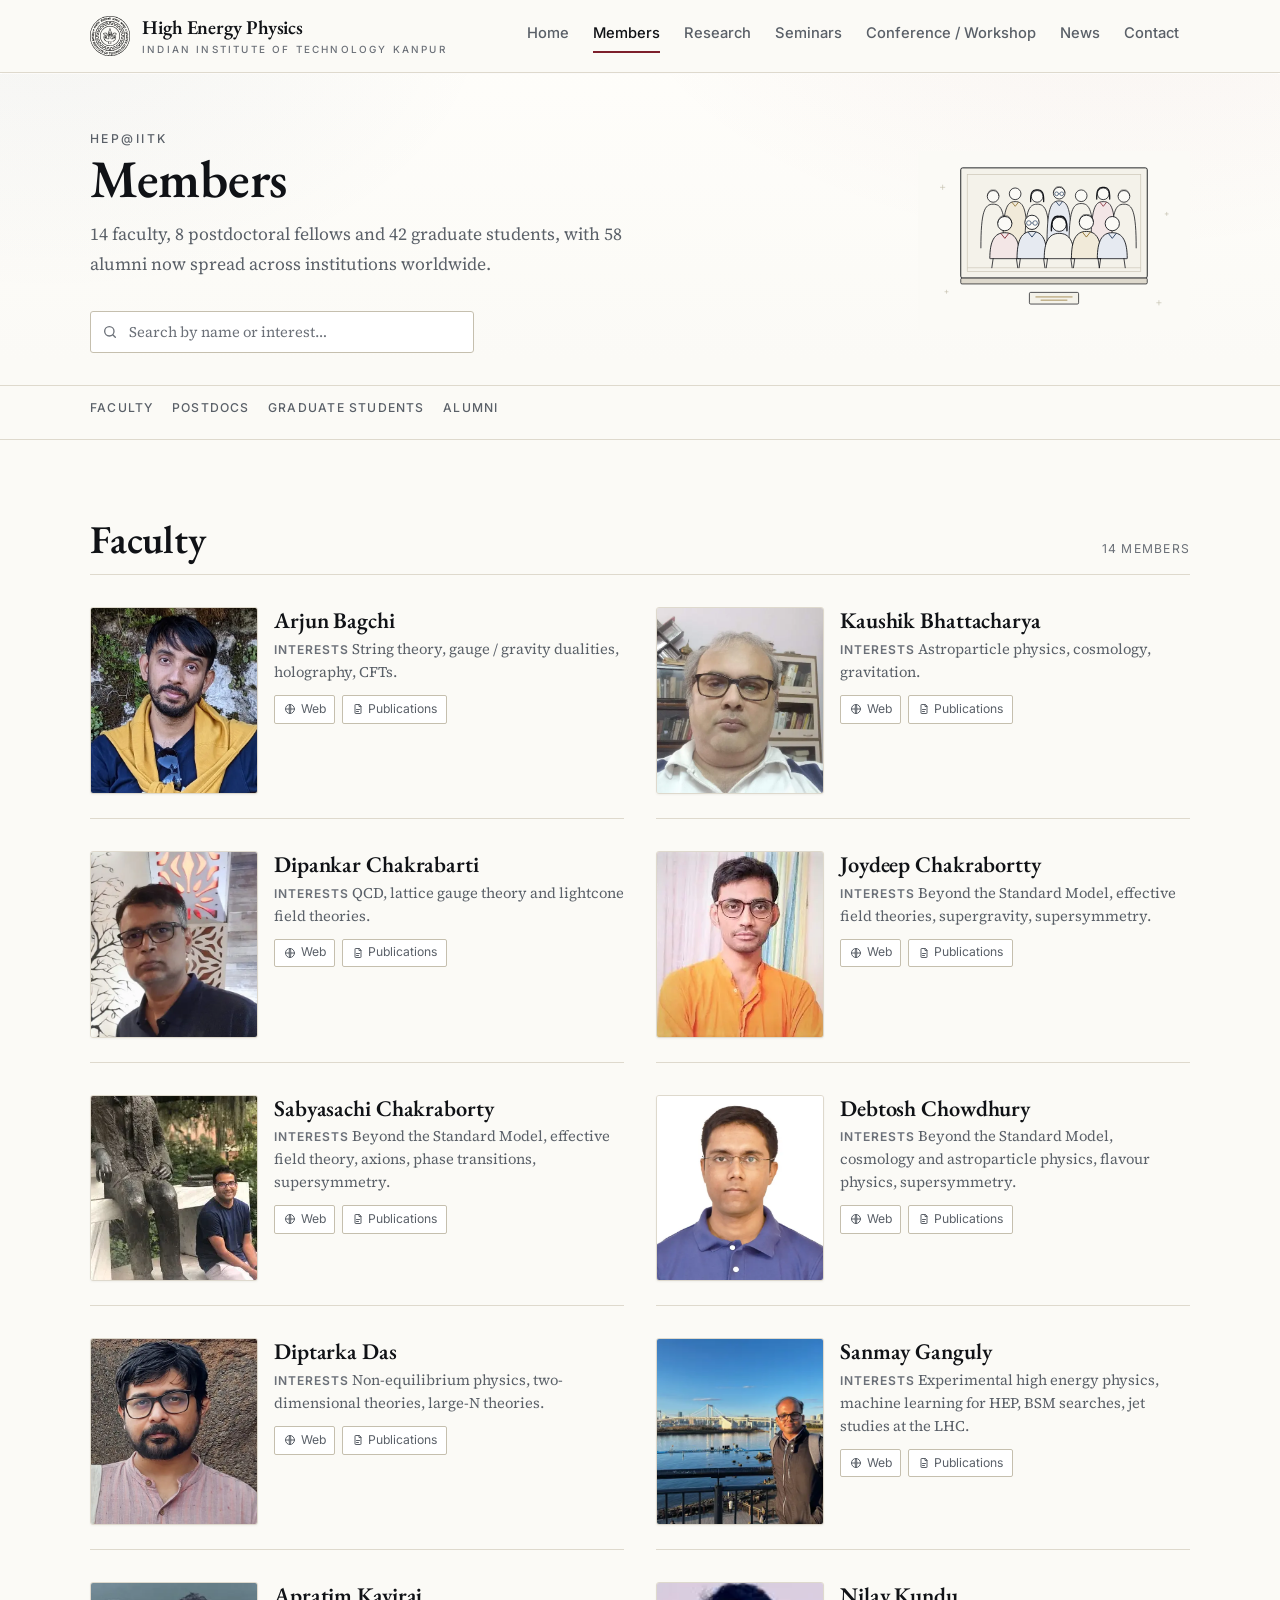
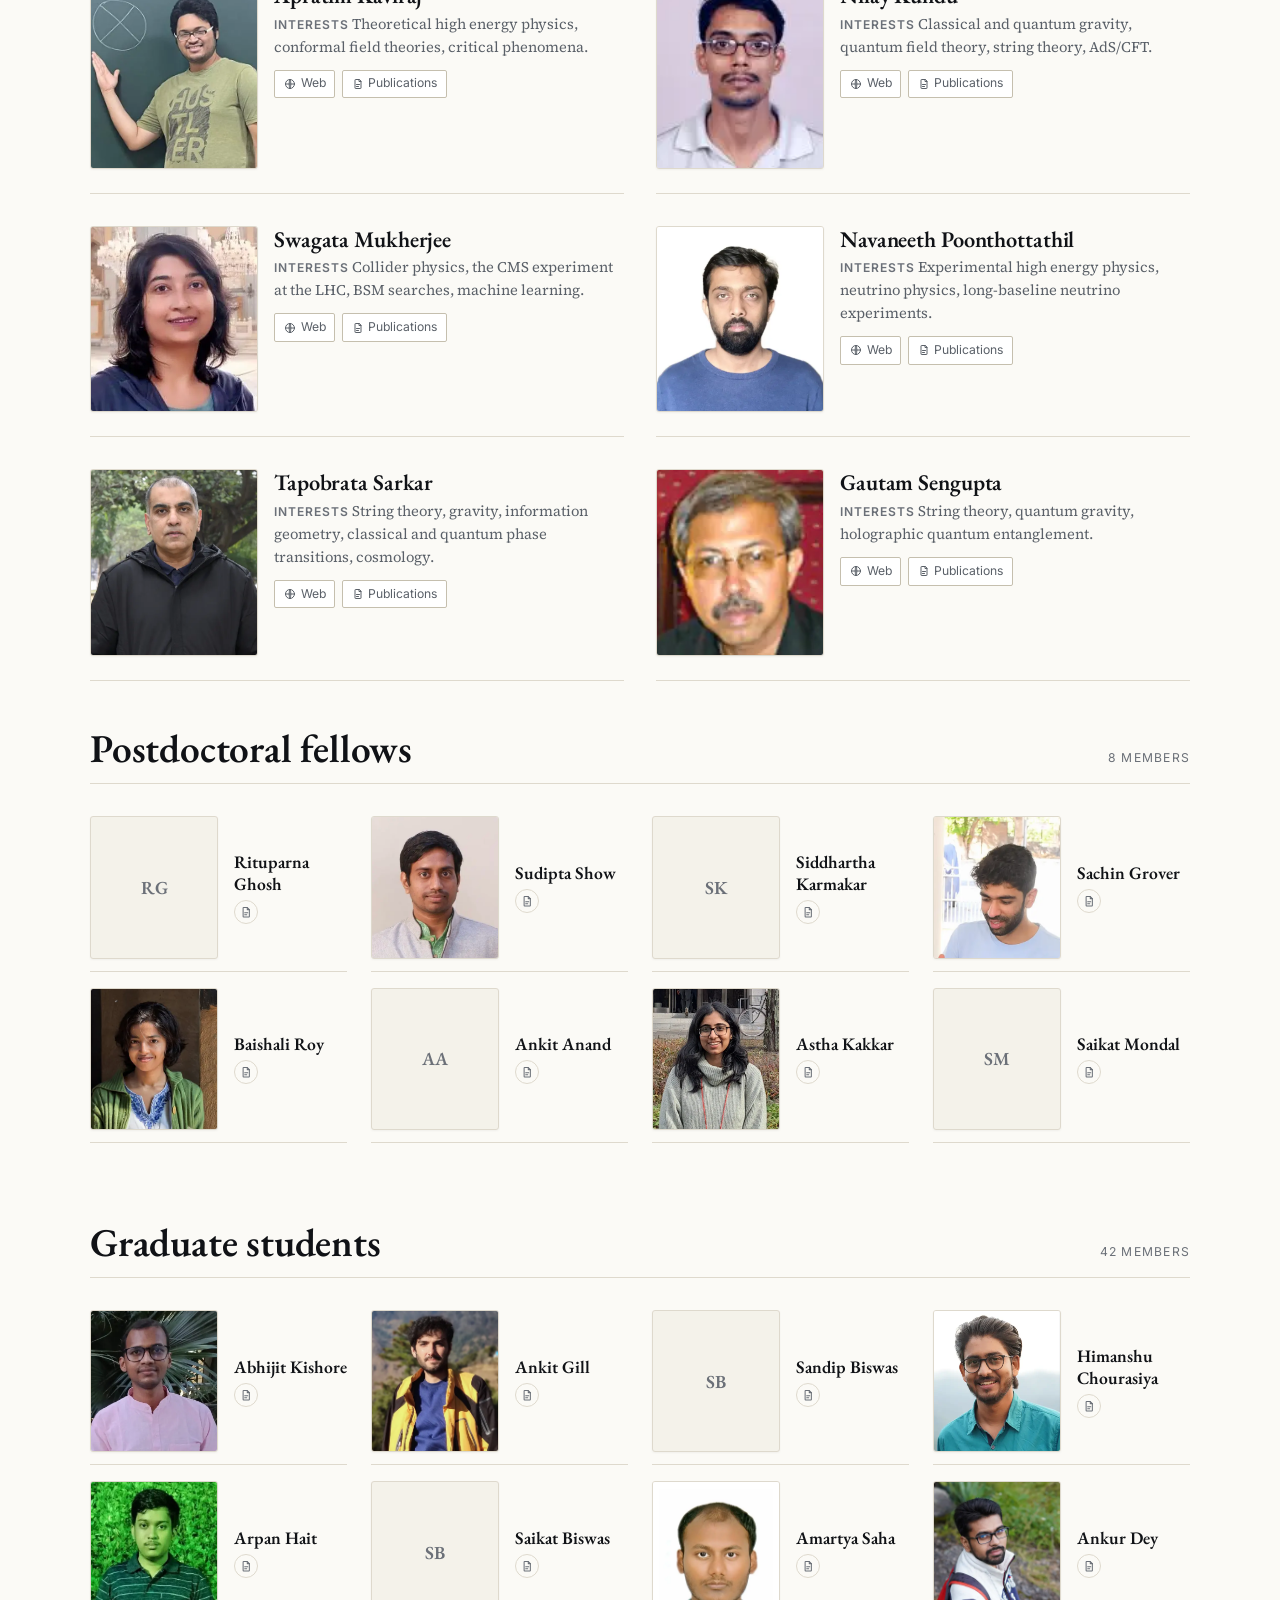
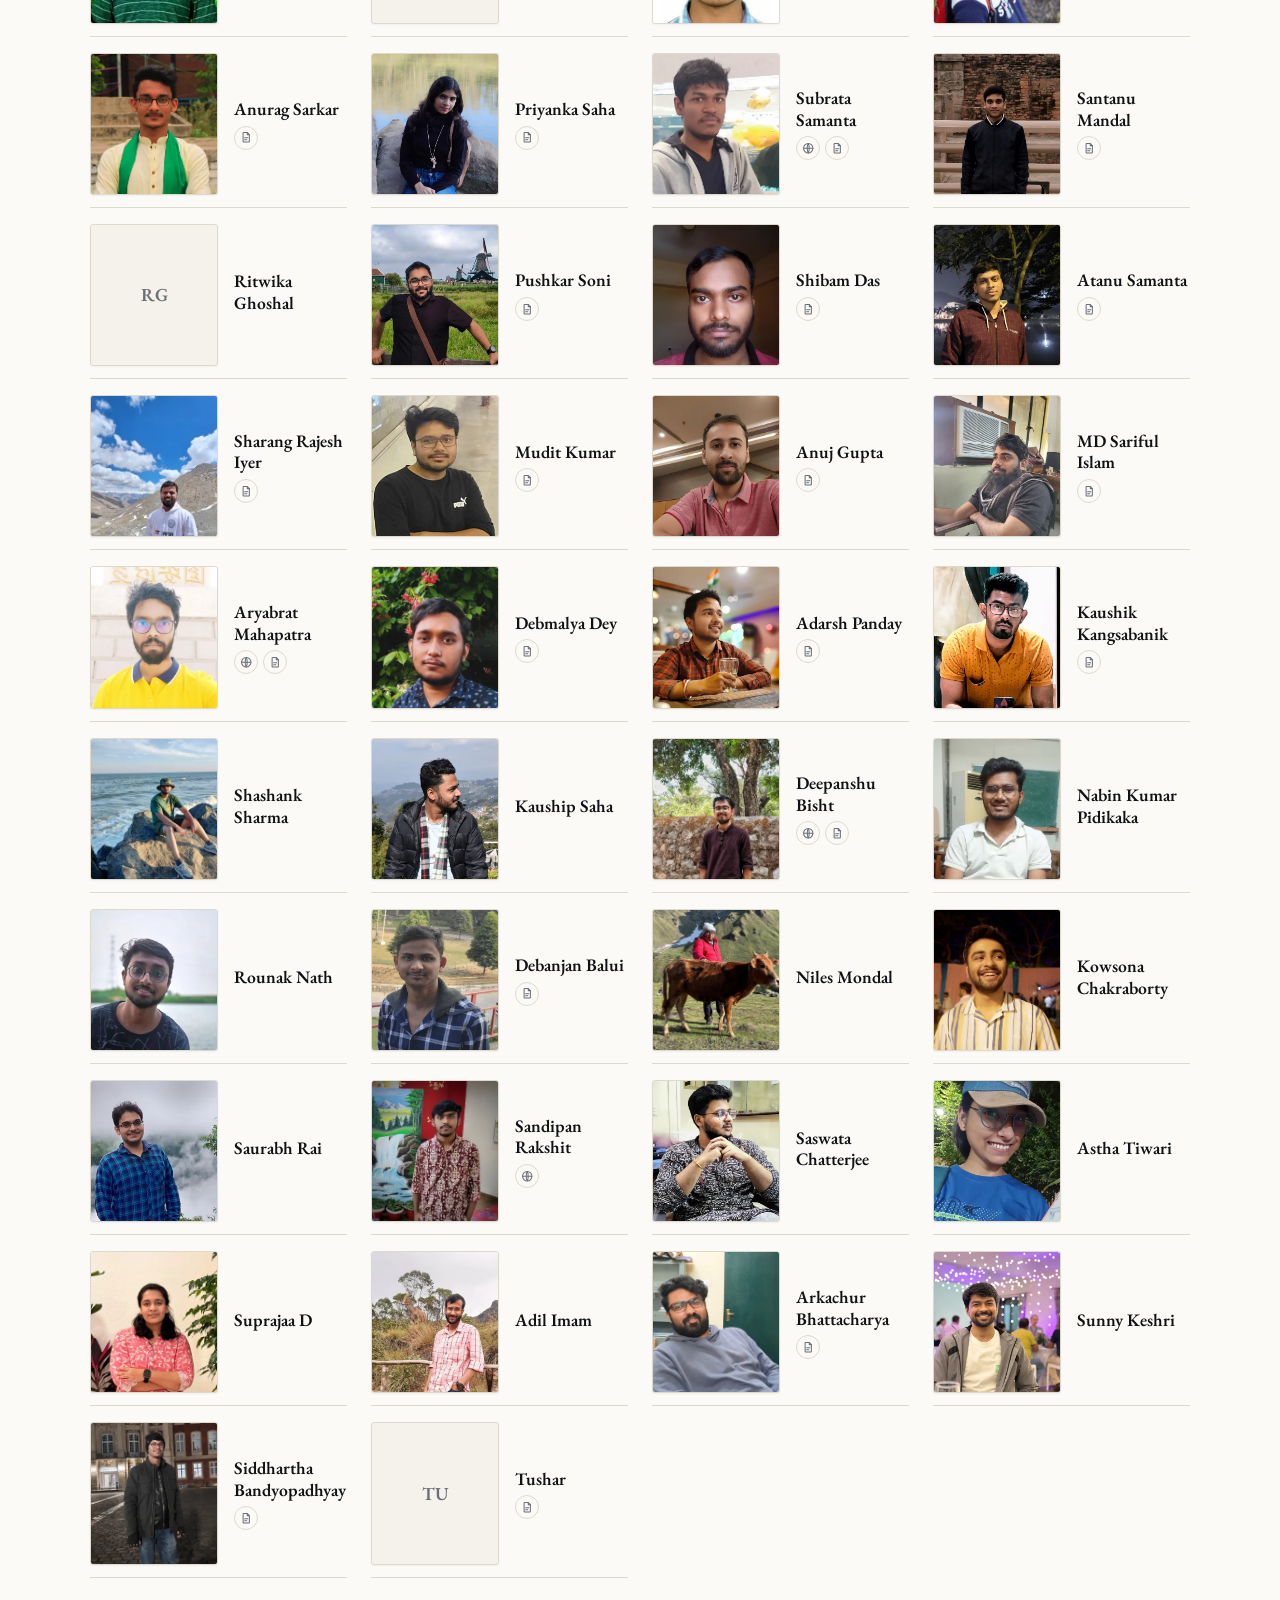
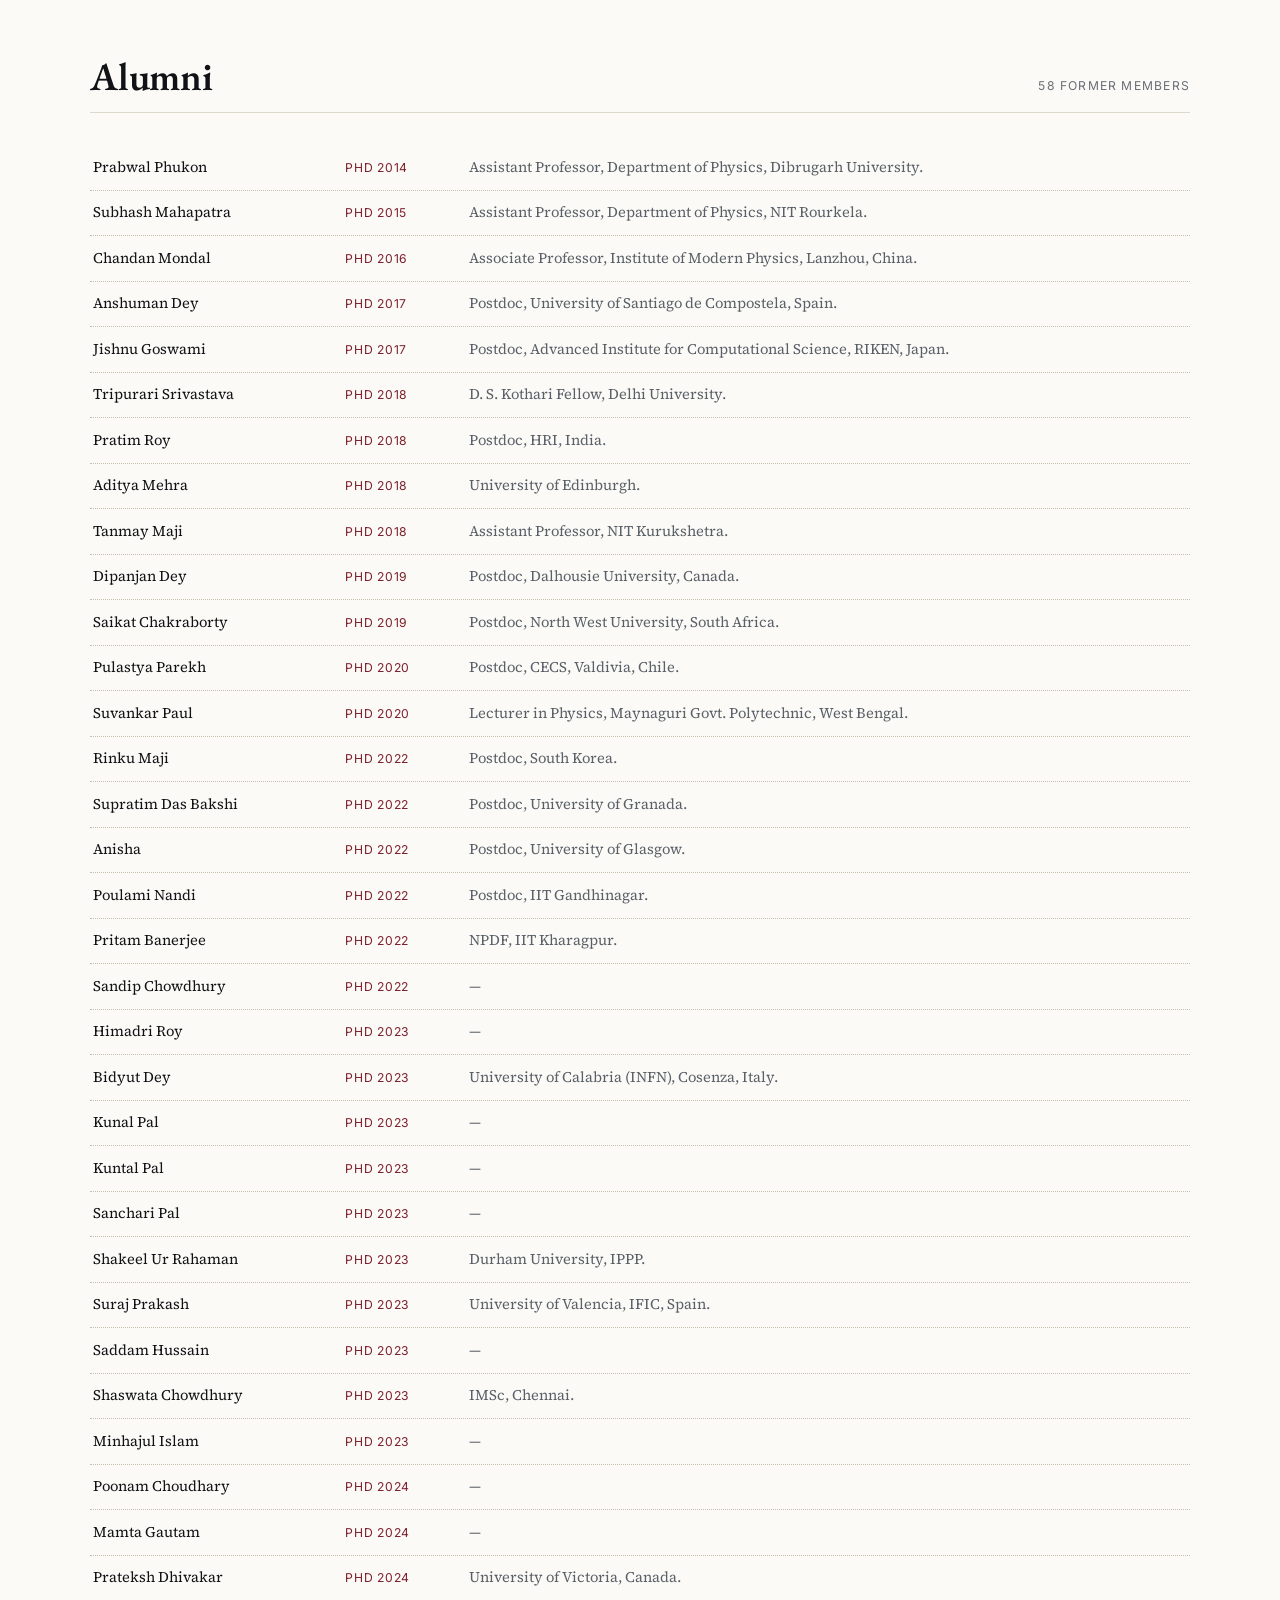
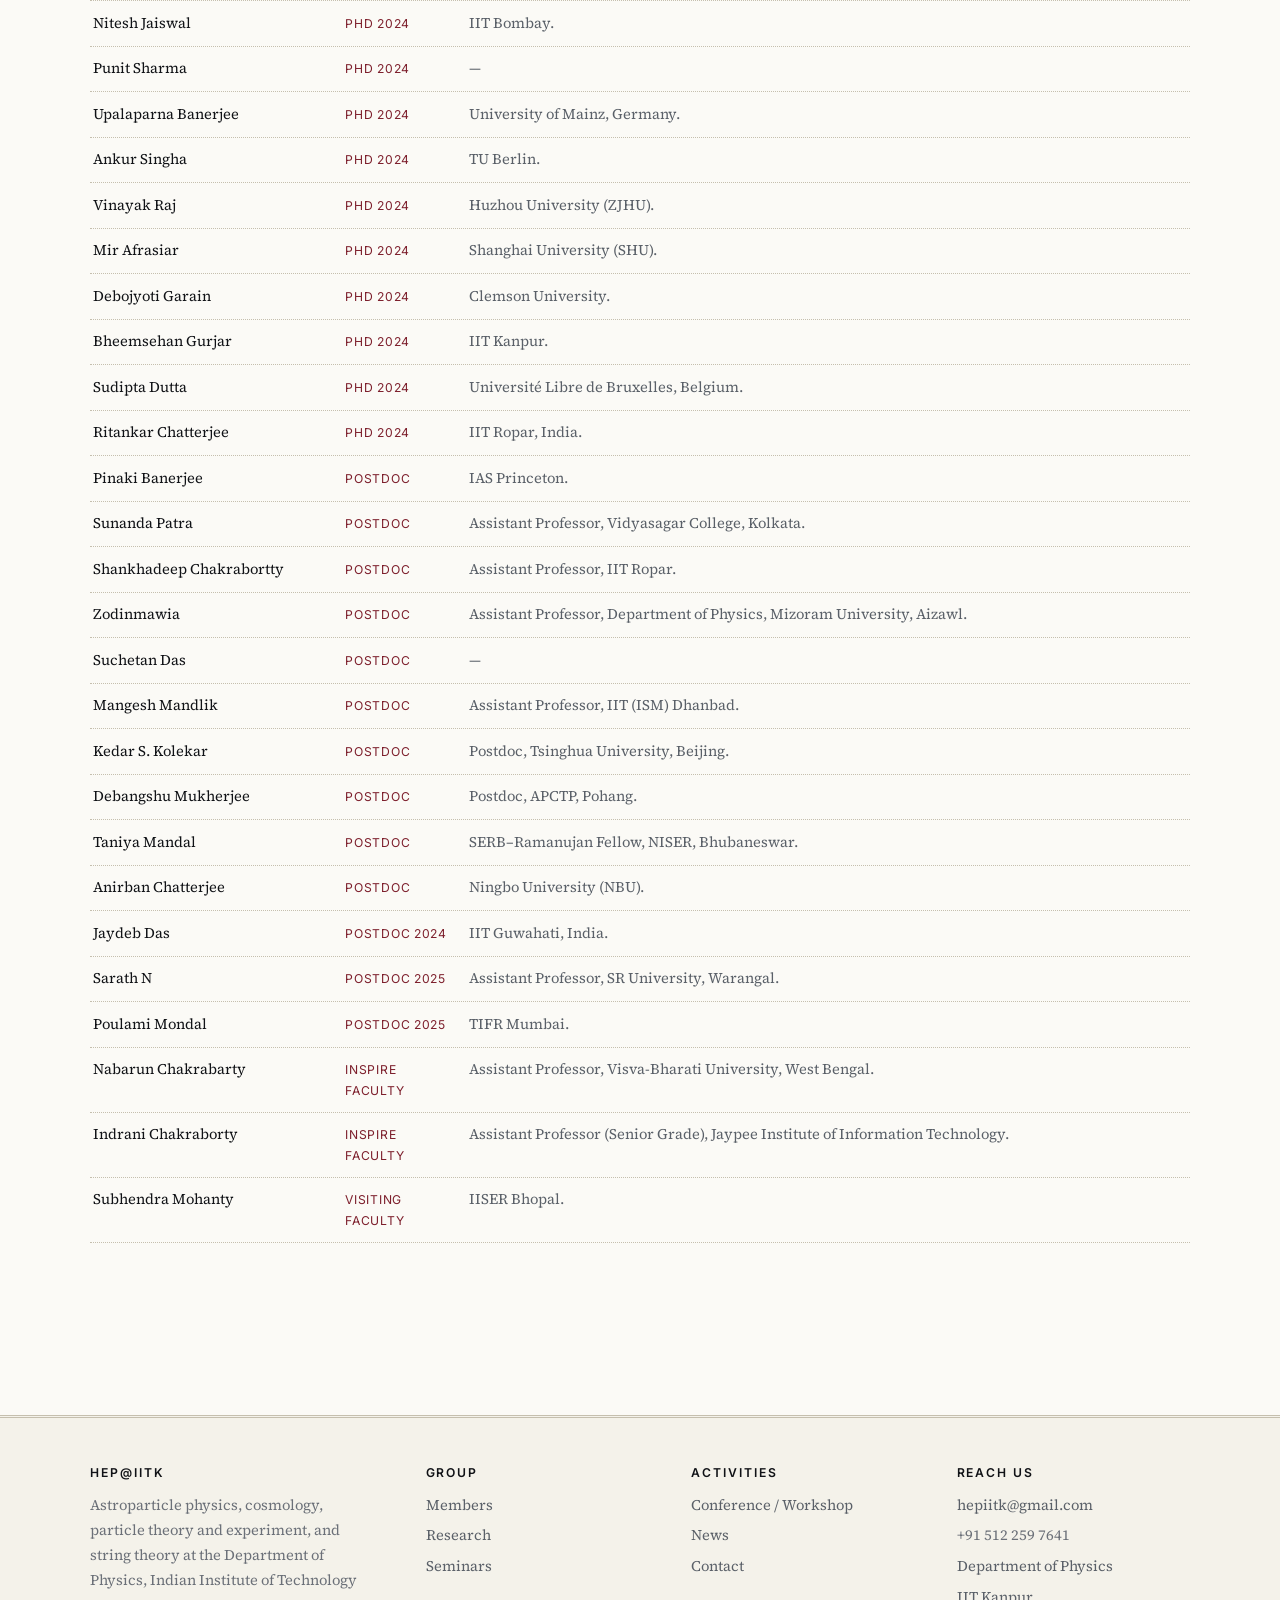
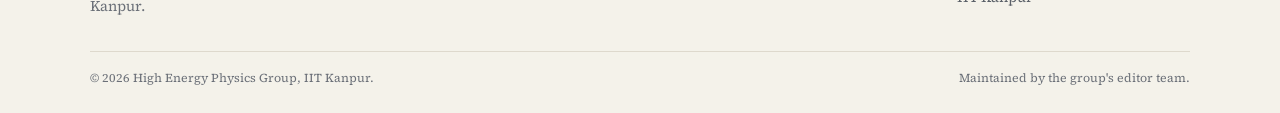
<file: members.html>
<!DOCTYPE html>
<html lang="en">
<head>
<meta charset="utf-8">
<meta name="viewport" content="width=device-width, initial-scale=1">
<title>Members · HEP@IITK</title>
<meta name="description" content="Faculty, postdoctoral fellows, graduate students and alumni of the high energy physics group at IIT Kanpur.">
<meta name="theme-color" content="#fbfaf6">
<meta property="og:site_name" content="HEP IIT Kanpur">
<meta property="og:title" content="Members · HEP@IITK">
<meta property="og:description" content="Faculty, postdoctoral fellows, graduate students and alumni of the high energy physics group at IIT Kanpur.">
<meta property="og:type" content="website">
<meta property="og:url" content="https://hepiitk.github.io/members.html">
<link rel="canonical" href="https://hepiitk.github.io/members.html">
<link rel="preconnect" href="https://fonts.googleapis.com">
<link rel="preconnect" href="https://fonts.gstatic.com" crossorigin>
<link href="https://fonts.googleapis.com/css2?family=EB+Garamond:ital,wght@0,400;0,500;0,600;1,400&family=Source+Serif+4:ital,opsz,wght@0,8..60,400;0,8..60,600;1,8..60,400&family=Inter:wght@400;500;600&display=swap" rel="stylesheet">
<link rel="stylesheet" href="assets/style.css">
<link rel="icon" href="assets/favicon.svg" type="image/svg+xml">
<script defer src='https://static.cloudflareinsights.com/beacon.min.js' data-cf-beacon='{"token": "105c794566d0415baa018de40badc84c"}'></script>
</head>
<body>
<a class="skip-link" href="#main">Skip to content</a>
<header class="site-header">
  <div class="wrap header-inner">
    <a class="brand" href="index.html">
      <img class="brand__logo" src="assets/iitk-logo.svg" alt="" onerror="this.setAttribute('data-failed','')">
      <svg class="brand__mark" viewBox="0 0 40 40" aria-hidden="true">
  <circle cx="20" cy="20" r="18.4" fill="none" stroke="currentColor" stroke-width="0.9"/>
  <circle cx="20" cy="20" r="15.6" fill="none" stroke="currentColor" stroke-width="0.6" opacity=".5"/>
  <g fill="none" stroke="currentColor" stroke-width="1.1">
    <ellipse cx="20" cy="20" rx="16" ry="6.4"/>
    <ellipse cx="20" cy="20" rx="16" ry="6.4" transform="rotate(60 20 20)"/>
    <ellipse cx="20" cy="20" rx="16" ry="6.4" transform="rotate(120 20 20)"/>
  </g>
  <circle cx="20" cy="20" r="3" fill="currentColor"/>
</svg>
      <span class="brand__text">
        <span class="brand__title">High Energy Physics</span>
        <span class="brand__sub">Indian Institute of Technology Kanpur</span>
      </span>
    </a>
    <button class="nav-toggle" type="button" aria-expanded="false" aria-controls="site-nav">
      <span class="visually-hidden">Menu</span><svg viewBox="0 0 24 24" fill="none" stroke="currentColor" stroke-width="2" stroke-linecap="round" aria-hidden="true"><path d="M4 7h16M4 12h16M4 17h16"/></svg>
    </button>
    <nav class="nav" id="site-nav" aria-label="Primary" data-open="false">
      <ul><li><a href="index.html">Home</a></li><li><a href="members.html" aria-current="page">Members</a></li><li><a href="research.html">Research</a></li><li><a href="seminars.html">Seminars</a></li><li><a href="conferences.html">Conference / Workshop</a></li><li><a href="news.html">News</a></li><li><a href="contact.html">Contact</a></li></ul>
    </nav>
  </div>
</header>
<main id="main">  <section class="page-head">
    <div class="wrap">
    <div class="page-head__grid">
      <div>
        <p class="eyebrow">HEP@IITK</p>
        <h1>Members</h1>
        <p>14 faculty, 8 postdoctoral fellows and 42 graduate students, with 58 alumni now spread across institutions worldwide.</p>
        <div class="cluster mt-6">
        <label class="field">
          <span class="visually-hidden">Search members by name or research interest</span>
          <svg viewBox="0 0 24 24" fill="none" stroke="currentColor" stroke-width="2" stroke-linecap="round" stroke-linejoin="round" aria-hidden="true"><circle cx="11" cy="11" r="7"/><path d="m20 20-3.5-3.5"/></svg>
          <input id="member-search" type="search" placeholder="Search by name or interest…" autocomplete="off">
        </label>
        <span id="filter-status" class="dim" style="font-size:var(--step--1)" role="status" aria-live="polite"></span>
      </div>
      </div>
      <figure class="page-head__illus"><img src="assets/img/members.svg" alt="Group members talking round a table, with portraits on the wall behind them" loading="eager" decoding="async" onerror="this.setAttribute('data-failed','')"></figure>
    </div>
    </div>
  </section>

  <div class="subnav">
    <div class="wrap">
      <ul>
        <li><a href="#faculty">Faculty</a></li>
        <li><a href="#postdocs">Postdocs</a></li>
        <li><a href="#students">Graduate students</a></li>
        <li><a href="#alumni">Alumni</a></li>
      </ul>
    </div>
  </div>

  <section class="section section--tight" id="faculty" data-person-group>
    <div class="wrap">
      <div class="section-head">
        <h2>Faculty</h2>
        <span class="section-head__aside">14 members</span>
      </div>
      <div class="people" data-reveal="once">
        <article class="person " data-person="arjun bagchi string theory, gauge&amp;nbsp;/&amp;nbsp;gravity dualities, holography, cfts.">
          <span class="person__avatar"><img src="assets/Members/arjun-bagchi.webp" alt="Arjun Bagchi" loading="lazy" decoding="async" onerror="this.setAttribute('data-failed','')"><span aria-hidden="true">AB</span></span>
          <div class="person__body">
            <h3 class="person__name">Arjun Bagchi</h3>
            <p class="person__interests"><b>Interests</b> String theory, gauge&nbsp;/&nbsp;gravity dualities, holography, CFTs.</p>
            <div class="person__links"><a class="chip" href="https://sites.google.com/view/arjunbagchi/" target="_blank" rel="noopener"><svg viewBox="0 0 24 24" fill="none" stroke="currentColor" stroke-width="2" stroke-linecap="round" stroke-linejoin="round" aria-hidden="true"><circle cx="12" cy="12" r="9"/><path d="M3 12h18M12 3c2.5 2.6 2.5 15.4 0 18M12 3c-2.5 2.6-2.5 15.4 0 18"/></svg><span>Web</span></a><a class="chip" href="https://inspirehep.net/authors/1043091?ui-citation-summary=true" target="_blank" rel="noopener"><svg viewBox="0 0 24 24" fill="none" stroke="currentColor" stroke-width="2" stroke-linecap="round" stroke-linejoin="round" aria-hidden="true"><path d="M14 3H7a1 1 0 0 0-1 1v16a1 1 0 0 0 1 1h10a1 1 0 0 0 1-1V7z"/><path d="M14 3v4h4M9 13h6M9 17h4"/></svg><span>Publications</span></a></div>
          </div>
        </article>
        <article class="person " data-person="kaushik bhattacharya astroparticle physics, cosmology, gravitation.">
          <span class="person__avatar"><img src="assets/Members/kaushik-bhattacharya.webp" alt="Kaushik Bhattacharya" loading="lazy" decoding="async" onerror="this.setAttribute('data-failed','')"><span aria-hidden="true">KB</span></span>
          <div class="person__body">
            <h3 class="person__name">Kaushik Bhattacharya</h3>
            <p class="person__interests"><b>Interests</b> Astroparticle physics, cosmology, gravitation.</p>
            <div class="person__links"><a class="chip" href="https://www.iitk.ac.in/dr-kaushik-bhattacharya" target="_blank" rel="noopener"><svg viewBox="0 0 24 24" fill="none" stroke="currentColor" stroke-width="2" stroke-linecap="round" stroke-linejoin="round" aria-hidden="true"><circle cx="12" cy="12" r="9"/><path d="M3 12h18M12 3c2.5 2.6 2.5 15.4 0 18M12 3c-2.5 2.6-2.5 15.4 0 18"/></svg><span>Web</span></a><a class="chip" href="https://inspirehep.net/authors/1019786?ui-citation-summary=true" target="_blank" rel="noopener"><svg viewBox="0 0 24 24" fill="none" stroke="currentColor" stroke-width="2" stroke-linecap="round" stroke-linejoin="round" aria-hidden="true"><path d="M14 3H7a1 1 0 0 0-1 1v16a1 1 0 0 0 1 1h10a1 1 0 0 0 1-1V7z"/><path d="M14 3v4h4M9 13h6M9 17h4"/></svg><span>Publications</span></a></div>
          </div>
        </article>
        <article class="person " data-person="dipankar chakrabarti qcd, lattice gauge theory and lightcone field theories.">
          <span class="person__avatar"><img src="assets/Members/dipankar-chakrabarti.webp" alt="Dipankar Chakrabarti" loading="lazy" decoding="async" onerror="this.setAttribute('data-failed','')"><span aria-hidden="true">DC</span></span>
          <div class="person__body">
            <h3 class="person__name">Dipankar Chakrabarti</h3>
            <p class="person__interests"><b>Interests</b> QCD, lattice gauge theory and lightcone field theories.</p>
            <div class="person__links"><a class="chip" href="https://home.iitk.ac.in/~dipankar/" target="_blank" rel="noopener"><svg viewBox="0 0 24 24" fill="none" stroke="currentColor" stroke-width="2" stroke-linecap="round" stroke-linejoin="round" aria-hidden="true"><circle cx="12" cy="12" r="9"/><path d="M3 12h18M12 3c2.5 2.6 2.5 15.4 0 18M12 3c-2.5 2.6-2.5 15.4 0 18"/></svg><span>Web</span></a><a class="chip" href="https://inspirehep.net/authors/1014130?ui-citation-summary=true" target="_blank" rel="noopener"><svg viewBox="0 0 24 24" fill="none" stroke="currentColor" stroke-width="2" stroke-linecap="round" stroke-linejoin="round" aria-hidden="true"><path d="M14 3H7a1 1 0 0 0-1 1v16a1 1 0 0 0 1 1h10a1 1 0 0 0 1-1V7z"/><path d="M14 3v4h4M9 13h6M9 17h4"/></svg><span>Publications</span></a></div>
          </div>
        </article>
        <article class="person " data-person="joydeep chakrabortty beyond the standard model, effective field theories, supergravity, supersymmetry.">
          <span class="person__avatar"><img src="assets/Members/joydeep-chakrabortty.webp" alt="Joydeep Chakrabortty" loading="lazy" decoding="async" onerror="this.setAttribute('data-failed','')"><span aria-hidden="true">JC</span></span>
          <div class="person__body">
            <h3 class="person__name">Joydeep Chakrabortty</h3>
            <p class="person__interests"><b>Interests</b> Beyond the Standard Model, effective field theories, supergravity, supersymmetry.</p>
            <div class="person__links"><a class="chip" href="https://home.iitk.ac.in/~joydeep/" target="_blank" rel="noopener"><svg viewBox="0 0 24 24" fill="none" stroke="currentColor" stroke-width="2" stroke-linecap="round" stroke-linejoin="round" aria-hidden="true"><circle cx="12" cy="12" r="9"/><path d="M3 12h18M12 3c2.5 2.6 2.5 15.4 0 18M12 3c-2.5 2.6-2.5 15.4 0 18"/></svg><span>Web</span></a><a class="chip" href="https://inspirehep.net/authors/1023458?ui-citation-summary=true" target="_blank" rel="noopener"><svg viewBox="0 0 24 24" fill="none" stroke="currentColor" stroke-width="2" stroke-linecap="round" stroke-linejoin="round" aria-hidden="true"><path d="M14 3H7a1 1 0 0 0-1 1v16a1 1 0 0 0 1 1h10a1 1 0 0 0 1-1V7z"/><path d="M14 3v4h4M9 13h6M9 17h4"/></svg><span>Publications</span></a></div>
          </div>
        </article>
        <article class="person " data-person="sabyasachi chakraborty beyond the standard model, effective field theory, axions, phase transitions, supersymmetry.">
          <span class="person__avatar"><img src="assets/Members/sabyasachi-chakraborty.webp" alt="Sabyasachi Chakraborty" loading="lazy" decoding="async" onerror="this.setAttribute('data-failed','')"><span aria-hidden="true">SC</span></span>
          <div class="person__body">
            <h3 class="person__name">Sabyasachi Chakraborty</h3>
            <p class="person__interests"><b>Interests</b> Beyond the Standard Model, effective field theory, axions, phase transitions, supersymmetry.</p>
            <div class="person__links"><a class="chip" href="https://home.iitk.ac.in/~sabyac/" target="_blank" rel="noopener"><svg viewBox="0 0 24 24" fill="none" stroke="currentColor" stroke-width="2" stroke-linecap="round" stroke-linejoin="round" aria-hidden="true"><circle cx="12" cy="12" r="9"/><path d="M3 12h18M12 3c2.5 2.6 2.5 15.4 0 18M12 3c-2.5 2.6-2.5 15.4 0 18"/></svg><span>Web</span></a><a class="chip" href="https://inspirehep.net/authors/1250995?ui-citation-summary=true" target="_blank" rel="noopener"><svg viewBox="0 0 24 24" fill="none" stroke="currentColor" stroke-width="2" stroke-linecap="round" stroke-linejoin="round" aria-hidden="true"><path d="M14 3H7a1 1 0 0 0-1 1v16a1 1 0 0 0 1 1h10a1 1 0 0 0 1-1V7z"/><path d="M14 3v4h4M9 13h6M9 17h4"/></svg><span>Publications</span></a></div>
          </div>
        </article>
        <article class="person " data-person="debtosh chowdhury beyond the standard model, cosmology and astroparticle physics, flavour physics, supersymmetry.">
          <span class="person__avatar"><img src="assets/Members/debtosh-chowdhury.webp" alt="Debtosh Chowdhury" loading="lazy" decoding="async" onerror="this.setAttribute('data-failed','')"><span aria-hidden="true">DC</span></span>
          <div class="person__body">
            <h3 class="person__name">Debtosh Chowdhury</h3>
            <p class="person__interests"><b>Interests</b> Beyond the Standard Model, cosmology and astroparticle physics, flavour physics, supersymmetry.</p>
            <div class="person__links"><a class="chip" href="https://home.iitk.ac.in/~debtoshc/" target="_blank" rel="noopener"><svg viewBox="0 0 24 24" fill="none" stroke="currentColor" stroke-width="2" stroke-linecap="round" stroke-linejoin="round" aria-hidden="true"><circle cx="12" cy="12" r="9"/><path d="M3 12h18M12 3c2.5 2.6 2.5 15.4 0 18M12 3c-2.5 2.6-2.5 15.4 0 18"/></svg><span>Web</span></a><a class="chip" href="https://inspirehep.net/authors/1034163?ui-citation-summary=true" target="_blank" rel="noopener"><svg viewBox="0 0 24 24" fill="none" stroke="currentColor" stroke-width="2" stroke-linecap="round" stroke-linejoin="round" aria-hidden="true"><path d="M14 3H7a1 1 0 0 0-1 1v16a1 1 0 0 0 1 1h10a1 1 0 0 0 1-1V7z"/><path d="M14 3v4h4M9 13h6M9 17h4"/></svg><span>Publications</span></a></div>
          </div>
        </article>
        <article class="person " data-person="diptarka das non-equilibrium physics, two-dimensional theories, large-n theories.">
          <span class="person__avatar"><img src="assets/Members/diptarka-das.webp" alt="Diptarka Das" loading="lazy" decoding="async" onerror="this.setAttribute('data-failed','')"><span aria-hidden="true">DD</span></span>
          <div class="person__body">
            <h3 class="person__name">Diptarka Das</h3>
            <p class="person__interests"><b>Interests</b> Non-equilibrium physics, two-dimensional theories, large-N theories.</p>
            <div class="person__links"><a class="chip" href="https://home.iitk.ac.in/~didas/" target="_blank" rel="noopener"><svg viewBox="0 0 24 24" fill="none" stroke="currentColor" stroke-width="2" stroke-linecap="round" stroke-linejoin="round" aria-hidden="true"><circle cx="12" cy="12" r="9"/><path d="M3 12h18M12 3c2.5 2.6 2.5 15.4 0 18M12 3c-2.5 2.6-2.5 15.4 0 18"/></svg><span>Web</span></a><a class="chip" href="https://inspirehep.net/authors/1233200?ui-citation-summary=true" target="_blank" rel="noopener"><svg viewBox="0 0 24 24" fill="none" stroke="currentColor" stroke-width="2" stroke-linecap="round" stroke-linejoin="round" aria-hidden="true"><path d="M14 3H7a1 1 0 0 0-1 1v16a1 1 0 0 0 1 1h10a1 1 0 0 0 1-1V7z"/><path d="M14 3v4h4M9 13h6M9 17h4"/></svg><span>Publications</span></a></div>
          </div>
        </article>
        <article class="person " data-person="sanmay ganguly experimental high energy physics, machine learning for hep, bsm searches, jet studies at the lhc.">
          <span class="person__avatar"><img src="assets/Members/sanmay-ganguly.webp" alt="Sanmay Ganguly" loading="lazy" decoding="async" onerror="this.setAttribute('data-failed','')"><span aria-hidden="true">SG</span></span>
          <div class="person__body">
            <h3 class="person__name">Sanmay Ganguly</h3>
            <p class="person__interests"><b>Interests</b> Experimental high energy physics, machine learning for HEP, BSM searches, jet studies at the LHC.</p>
            <div class="person__links"><a class="chip" href="https://www.iitk.ac.in/sanmay-ganguly" target="_blank" rel="noopener"><svg viewBox="0 0 24 24" fill="none" stroke="currentColor" stroke-width="2" stroke-linecap="round" stroke-linejoin="round" aria-hidden="true"><circle cx="12" cy="12" r="9"/><path d="M3 12h18M12 3c2.5 2.6 2.5 15.4 0 18M12 3c-2.5 2.6-2.5 15.4 0 18"/></svg><span>Web</span></a><a class="chip" href="https://inspirehep.net/authors/1071689?ui-citation-summary=true" target="_blank" rel="noopener"><svg viewBox="0 0 24 24" fill="none" stroke="currentColor" stroke-width="2" stroke-linecap="round" stroke-linejoin="round" aria-hidden="true"><path d="M14 3H7a1 1 0 0 0-1 1v16a1 1 0 0 0 1 1h10a1 1 0 0 0 1-1V7z"/><path d="M14 3v4h4M9 13h6M9 17h4"/></svg><span>Publications</span></a></div>
          </div>
        </article>
        <article class="person " data-person="apratim kaviraj theoretical high energy physics, conformal field theories, critical phenomena.">
          <span class="person__avatar"><img src="assets/Members/apratim-kaviraj.webp" alt="Apratim Kaviraj" loading="lazy" decoding="async" onerror="this.setAttribute('data-failed','')"><span aria-hidden="true">AK</span></span>
          <div class="person__body">
            <h3 class="person__name">Apratim Kaviraj</h3>
            <p class="person__interests"><b>Interests</b> Theoretical high energy physics, conformal field theories, critical phenomena.</p>
            <div class="person__links"><a class="chip" href="https://www.iitk.ac.in/apratim-kaviraj" target="_blank" rel="noopener"><svg viewBox="0 0 24 24" fill="none" stroke="currentColor" stroke-width="2" stroke-linecap="round" stroke-linejoin="round" aria-hidden="true"><circle cx="12" cy="12" r="9"/><path d="M3 12h18M12 3c2.5 2.6 2.5 15.4 0 18M12 3c-2.5 2.6-2.5 15.4 0 18"/></svg><span>Web</span></a><a class="chip" href="https://inspirehep.net/authors/1238225?ui-citation-summary=true" target="_blank" rel="noopener"><svg viewBox="0 0 24 24" fill="none" stroke="currentColor" stroke-width="2" stroke-linecap="round" stroke-linejoin="round" aria-hidden="true"><path d="M14 3H7a1 1 0 0 0-1 1v16a1 1 0 0 0 1 1h10a1 1 0 0 0 1-1V7z"/><path d="M14 3v4h4M9 13h6M9 17h4"/></svg><span>Publications</span></a></div>
          </div>
        </article>
        <article class="person " data-person="nilay kundu classical and quantum gravity, quantum field theory, string theory, ads/cft.">
          <span class="person__avatar"><img src="assets/Members/nilay-kundu.webp" alt="Nilay Kundu" loading="lazy" decoding="async" onerror="this.setAttribute('data-failed','')"><span aria-hidden="true">NK</span></span>
          <div class="person__body">
            <h3 class="person__name">Nilay Kundu</h3>
            <p class="person__interests"><b>Interests</b> Classical and quantum gravity, quantum field theory, string theory, AdS/CFT.</p>
            <div class="person__links"><a class="chip" href="https://home.iitk.ac.in/~nilayhep/" target="_blank" rel="noopener"><svg viewBox="0 0 24 24" fill="none" stroke="currentColor" stroke-width="2" stroke-linecap="round" stroke-linejoin="round" aria-hidden="true"><circle cx="12" cy="12" r="9"/><path d="M3 12h18M12 3c2.5 2.6 2.5 15.4 0 18M12 3c-2.5 2.6-2.5 15.4 0 18"/></svg><span>Web</span></a><a class="chip" href="https://inspirehep.net/authors/1274025?ui-citation-summary=true" target="_blank" rel="noopener"><svg viewBox="0 0 24 24" fill="none" stroke="currentColor" stroke-width="2" stroke-linecap="round" stroke-linejoin="round" aria-hidden="true"><path d="M14 3H7a1 1 0 0 0-1 1v16a1 1 0 0 0 1 1h10a1 1 0 0 0 1-1V7z"/><path d="M14 3v4h4M9 13h6M9 17h4"/></svg><span>Publications</span></a></div>
          </div>
        </article>
        <article class="person " data-person="swagata mukherjee collider physics, the cms experiment at the lhc, bsm searches, machine learning.">
          <span class="person__avatar"><img src="assets/Members/swagata-mukherjee.webp" alt="Swagata Mukherjee" loading="lazy" decoding="async" onerror="this.setAttribute('data-failed','')"><span aria-hidden="true">SM</span></span>
          <div class="person__body">
            <h3 class="person__name">Swagata Mukherjee</h3>
            <p class="person__interests"><b>Interests</b> Collider physics, the CMS experiment at the LHC, BSM searches, machine learning.</p>
            <div class="person__links"><a class="chip" href="https://www.iitk.ac.in/swagata-mukherjee" target="_blank" rel="noopener"><svg viewBox="0 0 24 24" fill="none" stroke="currentColor" stroke-width="2" stroke-linecap="round" stroke-linejoin="round" aria-hidden="true"><circle cx="12" cy="12" r="9"/><path d="M3 12h18M12 3c2.5 2.6 2.5 15.4 0 18M12 3c-2.5 2.6-2.5 15.4 0 18"/></svg><span>Web</span></a><a class="chip" href="https://inspirehep.net/authors/1077596?ui-citation-summary=true" target="_blank" rel="noopener"><svg viewBox="0 0 24 24" fill="none" stroke="currentColor" stroke-width="2" stroke-linecap="round" stroke-linejoin="round" aria-hidden="true"><path d="M14 3H7a1 1 0 0 0-1 1v16a1 1 0 0 0 1 1h10a1 1 0 0 0 1-1V7z"/><path d="M14 3v4h4M9 13h6M9 17h4"/></svg><span>Publications</span></a></div>
          </div>
        </article>
        <article class="person " data-person="navaneeth poonthottathil experimental high energy physics, neutrino physics, long-baseline neutrino experiments.">
          <span class="person__avatar"><img src="assets/Members/navaneeth-poonthottathil.webp" alt="Navaneeth Poonthottathil" loading="lazy" decoding="async" onerror="this.setAttribute('data-failed','')"><span aria-hidden="true">NP</span></span>
          <div class="person__body">
            <h3 class="person__name">Navaneeth Poonthottathil</h3>
            <p class="person__interests"><b>Interests</b> Experimental high energy physics, neutrino physics, long-baseline neutrino experiments.</p>
            <div class="person__links"><a class="chip" href="https://neutrinos-iitk.com/" target="_blank" rel="noopener"><svg viewBox="0 0 24 24" fill="none" stroke="currentColor" stroke-width="2" stroke-linecap="round" stroke-linejoin="round" aria-hidden="true"><circle cx="12" cy="12" r="9"/><path d="M3 12h18M12 3c2.5 2.6 2.5 15.4 0 18M12 3c-2.5 2.6-2.5 15.4 0 18"/></svg><span>Web</span></a><a class="chip" href="https://inspirehep.net/authors/1191574?ui-citation-summary=true" target="_blank" rel="noopener"><svg viewBox="0 0 24 24" fill="none" stroke="currentColor" stroke-width="2" stroke-linecap="round" stroke-linejoin="round" aria-hidden="true"><path d="M14 3H7a1 1 0 0 0-1 1v16a1 1 0 0 0 1 1h10a1 1 0 0 0 1-1V7z"/><path d="M14 3v4h4M9 13h6M9 17h4"/></svg><span>Publications</span></a></div>
          </div>
        </article>
        <article class="person " data-person="tapobrata sarkar string theory, gravity, information geometry, classical and quantum phase transitions, cosmology.">
          <span class="person__avatar"><img src="assets/Members/tapobrata-sarkar.webp" alt="Tapobrata Sarkar" loading="lazy" decoding="async" onerror="this.setAttribute('data-failed','')"><span aria-hidden="true">TS</span></span>
          <div class="person__body">
            <h3 class="person__name">Tapobrata Sarkar</h3>
            <p class="person__interests"><b>Interests</b> String theory, gravity, information geometry, classical and quantum phase transitions, cosmology.</p>
            <div class="person__links"><a class="chip" href="https://www.iitk.ac.in/dr-tapobrata-sarkar" target="_blank" rel="noopener"><svg viewBox="0 0 24 24" fill="none" stroke="currentColor" stroke-width="2" stroke-linecap="round" stroke-linejoin="round" aria-hidden="true"><circle cx="12" cy="12" r="9"/><path d="M3 12h18M12 3c2.5 2.6 2.5 15.4 0 18M12 3c-2.5 2.6-2.5 15.4 0 18"/></svg><span>Web</span></a><a class="chip" href="https://inspirehep.net/authors/990296?ui-citation-summary=true" target="_blank" rel="noopener"><svg viewBox="0 0 24 24" fill="none" stroke="currentColor" stroke-width="2" stroke-linecap="round" stroke-linejoin="round" aria-hidden="true"><path d="M14 3H7a1 1 0 0 0-1 1v16a1 1 0 0 0 1 1h10a1 1 0 0 0 1-1V7z"/><path d="M14 3v4h4M9 13h6M9 17h4"/></svg><span>Publications</span></a></div>
          </div>
        </article>
        <article class="person " data-person="gautam sengupta string theory, quantum gravity, holographic quantum entanglement.">
          <span class="person__avatar"><img src="assets/Members/gautam-sengupta.webp" alt="Gautam Sengupta" loading="lazy" decoding="async" onerror="this.setAttribute('data-failed','')"><span aria-hidden="true">GS</span></span>
          <div class="person__body">
            <h3 class="person__name">Gautam Sengupta</h3>
            <p class="person__interests"><b>Interests</b> String theory, quantum gravity, holographic quantum entanglement.</p>
            <div class="person__links"><a class="chip" href="https://home.iitk.ac.in/~sengupta/" target="_blank" rel="noopener"><svg viewBox="0 0 24 24" fill="none" stroke="currentColor" stroke-width="2" stroke-linecap="round" stroke-linejoin="round" aria-hidden="true"><circle cx="12" cy="12" r="9"/><path d="M3 12h18M12 3c2.5 2.6 2.5 15.4 0 18M12 3c-2.5 2.6-2.5 15.4 0 18"/></svg><span>Web</span></a><a class="chip" href="https://inspirehep.net/authors/1037280?ui-citation-summary=true" target="_blank" rel="noopener"><svg viewBox="0 0 24 24" fill="none" stroke="currentColor" stroke-width="2" stroke-linecap="round" stroke-linejoin="round" aria-hidden="true"><path d="M14 3H7a1 1 0 0 0-1 1v16a1 1 0 0 0 1 1h10a1 1 0 0 0 1-1V7z"/><path d="M14 3v4h4M9 13h6M9 17h4"/></svg><span>Publications</span></a></div>
          </div>
        </article>
      </div>
    </div>
  </section>

  <section class="section" id="postdocs" data-person-group>
    <div class="wrap">
      <div class="section-head">
        <h2>Postdoctoral fellows</h2>
        <span class="section-head__aside">8 members</span>
      </div>
      <div class="accent-navy">
        <ul class="wall">
          <li data-person="rituparna ghosh"><div class="wall__item">
            <span class="wall__photo"><span aria-hidden="true">RG</span></span>
            <span class="wall__name">Rituparna Ghosh</span>
            <span class="wall__links"><a class="icon-link" href="https://inspirehep.net/authors/2079276?ui-citation-summary=true" target="_blank" rel="noopener" title="Rituparna Ghosh — publications"><span class="visually-hidden">Rituparna Ghosh publications</span><svg viewBox="0 0 24 24" fill="none" stroke="currentColor" stroke-width="2" stroke-linecap="round" stroke-linejoin="round" aria-hidden="true"><path d="M14 3H7a1 1 0 0 0-1 1v16a1 1 0 0 0 1 1h10a1 1 0 0 0 1-1V7z"/><path d="M14 3v4h4M9 13h6M9 17h4"/></svg></a></span>
          </div></li>
          <li data-person="sudipta show"><div class="wall__item">
            <span class="wall__photo"><img src="assets/Members/sudipta-show.webp" alt="Sudipta Show" loading="lazy" decoding="async" onerror="this.setAttribute('data-failed','')"><span aria-hidden="true">SS</span></span>
            <span class="wall__name">Sudipta Show</span>
            <span class="wall__links"><a class="icon-link" href="https://inspirehep.net/authors?sort=bestmatch&size=25&page=1&q=Sudipto%20Show" target="_blank" rel="noopener" title="Sudipta Show — publications"><span class="visually-hidden">Sudipta Show publications</span><svg viewBox="0 0 24 24" fill="none" stroke="currentColor" stroke-width="2" stroke-linecap="round" stroke-linejoin="round" aria-hidden="true"><path d="M14 3H7a1 1 0 0 0-1 1v16a1 1 0 0 0 1 1h10a1 1 0 0 0 1-1V7z"/><path d="M14 3v4h4M9 13h6M9 17h4"/></svg></a></span>
          </div></li>
          <li data-person="siddhartha karmakar"><div class="wall__item">
            <span class="wall__photo"><span aria-hidden="true">SK</span></span>
            <span class="wall__name">Siddhartha Karmakar</span>
            <span class="wall__links"><a class="icon-link" href="https://inspirehep.net/authors/2663673?ui-citation-summary=true" target="_blank" rel="noopener" title="Siddhartha Karmakar — publications"><span class="visually-hidden">Siddhartha Karmakar publications</span><svg viewBox="0 0 24 24" fill="none" stroke="currentColor" stroke-width="2" stroke-linecap="round" stroke-linejoin="round" aria-hidden="true"><path d="M14 3H7a1 1 0 0 0-1 1v16a1 1 0 0 0 1 1h10a1 1 0 0 0 1-1V7z"/><path d="M14 3v4h4M9 13h6M9 17h4"/></svg></a></span>
          </div></li>
          <li data-person="sachin grover"><div class="wall__item">
            <span class="wall__photo"><img src="assets/Members/sachin-grover.webp" alt="Sachin Grover" loading="lazy" decoding="async" onerror="this.setAttribute('data-failed','')"><span aria-hidden="true">SG</span></span>
            <span class="wall__name">Sachin Grover</span>
            <span class="wall__links"><a class="icon-link" href="https://inspirehep.net/authors/2139519?ui-citation-summary=true" target="_blank" rel="noopener" title="Sachin Grover — publications"><span class="visually-hidden">Sachin Grover publications</span><svg viewBox="0 0 24 24" fill="none" stroke="currentColor" stroke-width="2" stroke-linecap="round" stroke-linejoin="round" aria-hidden="true"><path d="M14 3H7a1 1 0 0 0-1 1v16a1 1 0 0 0 1 1h10a1 1 0 0 0 1-1V7z"/><path d="M14 3v4h4M9 13h6M9 17h4"/></svg></a></span>
          </div></li>
          <li data-person="baishali roy"><div class="wall__item">
            <span class="wall__photo"><img src="assets/Members/baishali-roy.webp" alt="Baishali Roy" loading="lazy" decoding="async" onerror="this.setAttribute('data-failed','')"><span aria-hidden="true">BR</span></span>
            <span class="wall__name">Baishali Roy</span>
            <span class="wall__links"><a class="icon-link" href="https://inspirehep.net/authors/1912629?ui-citation-summary=true" target="_blank" rel="noopener" title="Baishali Roy — publications"><span class="visually-hidden">Baishali Roy publications</span><svg viewBox="0 0 24 24" fill="none" stroke="currentColor" stroke-width="2" stroke-linecap="round" stroke-linejoin="round" aria-hidden="true"><path d="M14 3H7a1 1 0 0 0-1 1v16a1 1 0 0 0 1 1h10a1 1 0 0 0 1-1V7z"/><path d="M14 3v4h4M9 13h6M9 17h4"/></svg></a></span>
          </div></li>
          <li data-person="ankit anand"><div class="wall__item">
            <span class="wall__photo"><span aria-hidden="true">AA</span></span>
            <span class="wall__name">Ankit Anand</span>
            <span class="wall__links"><a class="icon-link" href="https://inspirehep.net/authors/1771806?ui-citation-summary=true" target="_blank" rel="noopener" title="Ankit Anand — publications"><span class="visually-hidden">Ankit Anand publications</span><svg viewBox="0 0 24 24" fill="none" stroke="currentColor" stroke-width="2" stroke-linecap="round" stroke-linejoin="round" aria-hidden="true"><path d="M14 3H7a1 1 0 0 0-1 1v16a1 1 0 0 0 1 1h10a1 1 0 0 0 1-1V7z"/><path d="M14 3v4h4M9 13h6M9 17h4"/></svg></a></span>
          </div></li>
          <li data-person="astha kakkar"><div class="wall__item">
            <span class="wall__photo"><img src="assets/Members/astha-kakkar.webp" alt="Astha Kakkar" loading="lazy" decoding="async" onerror="this.setAttribute('data-failed','')"><span aria-hidden="true">AK</span></span>
            <span class="wall__name">Astha Kakkar</span>
            <span class="wall__links"><a class="icon-link" href="https://inspirehep.net/authors/2016459?ui-citation-summary=true" target="_blank" rel="noopener" title="Astha Kakkar — publications"><span class="visually-hidden">Astha Kakkar publications</span><svg viewBox="0 0 24 24" fill="none" stroke="currentColor" stroke-width="2" stroke-linecap="round" stroke-linejoin="round" aria-hidden="true"><path d="M14 3H7a1 1 0 0 0-1 1v16a1 1 0 0 0 1 1h10a1 1 0 0 0 1-1V7z"/><path d="M14 3v4h4M9 13h6M9 17h4"/></svg></a></span>
          </div></li>
          <li data-person="saikat mondal"><div class="wall__item">
            <span class="wall__photo"><span aria-hidden="true">SM</span></span>
            <span class="wall__name">Saikat Mondal</span>
            <span class="wall__links"><a class="icon-link" href="https://inspirehep.net/authors/2619972?ui-citation-summary=true" target="_blank" rel="noopener" title="Saikat Mondal — publications"><span class="visually-hidden">Saikat Mondal publications</span><svg viewBox="0 0 24 24" fill="none" stroke="currentColor" stroke-width="2" stroke-linecap="round" stroke-linejoin="round" aria-hidden="true"><path d="M14 3H7a1 1 0 0 0-1 1v16a1 1 0 0 0 1 1h10a1 1 0 0 0 1-1V7z"/><path d="M14 3v4h4M9 13h6M9 17h4"/></svg></a></span>
          </div></li>
        </ul>
      </div>
    </div>
  </section>

  <section class="section" id="students" data-person-group>
    <div class="wrap">
      <div class="section-head">
        <h2>Graduate students</h2>
        <span class="section-head__aside">42 members</span>
      </div>
      <div class="accent-maroon">
        <ul class="wall">
          <li data-person="abhijit kishore"><div class="wall__item">
            <span class="wall__photo"><img src="assets/Members/abhijit-kishore.webp" alt="Abhijit Kishore" loading="lazy" decoding="async" onerror="this.setAttribute('data-failed','')"><span aria-hidden="true">AK</span></span>
            <span class="wall__name">Abhijit Kishore</span>
            <span class="wall__links"><a class="icon-link" href="https://inspirehep.net/authors/2870898?ui-citation-summary=true" target="_blank" rel="noopener" title="Abhijit Kishore — publications"><span class="visually-hidden">Abhijit Kishore publications</span><svg viewBox="0 0 24 24" fill="none" stroke="currentColor" stroke-width="2" stroke-linecap="round" stroke-linejoin="round" aria-hidden="true"><path d="M14 3H7a1 1 0 0 0-1 1v16a1 1 0 0 0 1 1h10a1 1 0 0 0 1-1V7z"/><path d="M14 3v4h4M9 13h6M9 17h4"/></svg></a></span>
          </div></li>
          <li data-person="ankit gill"><div class="wall__item">
            <span class="wall__photo"><img src="assets/Members/ankit-gill.webp" alt="Ankit Gill" loading="lazy" decoding="async" onerror="this.setAttribute('data-failed','')"><span aria-hidden="true">AG</span></span>
            <span class="wall__name">Ankit Gill</span>
            <span class="wall__links"><a class="icon-link" href="https://inspirehep.net/authors/2851564?ui-citation-summary=true" target="_blank" rel="noopener" title="Ankit Gill — publications"><span class="visually-hidden">Ankit Gill publications</span><svg viewBox="0 0 24 24" fill="none" stroke="currentColor" stroke-width="2" stroke-linecap="round" stroke-linejoin="round" aria-hidden="true"><path d="M14 3H7a1 1 0 0 0-1 1v16a1 1 0 0 0 1 1h10a1 1 0 0 0 1-1V7z"/><path d="M14 3v4h4M9 13h6M9 17h4"/></svg></a></span>
          </div></li>
          <li data-person="sandip biswas"><div class="wall__item">
            <span class="wall__photo"><span aria-hidden="true">SB</span></span>
            <span class="wall__name">Sandip Biswas</span>
            <span class="wall__links"><a class="icon-link" href="https://inspirehep.net/authors/2209125?ui-citation-summary=true" target="_blank" rel="noopener" title="Sandip Biswas — publications"><span class="visually-hidden">Sandip Biswas publications</span><svg viewBox="0 0 24 24" fill="none" stroke="currentColor" stroke-width="2" stroke-linecap="round" stroke-linejoin="round" aria-hidden="true"><path d="M14 3H7a1 1 0 0 0-1 1v16a1 1 0 0 0 1 1h10a1 1 0 0 0 1-1V7z"/><path d="M14 3v4h4M9 13h6M9 17h4"/></svg></a></span>
          </div></li>
          <li data-person="himanshu chourasiya"><div class="wall__item">
            <span class="wall__photo"><img src="assets/Members/himanshu-chourasiya.webp" alt="Himanshu Chourasiya" loading="lazy" decoding="async" onerror="this.setAttribute('data-failed','')"><span aria-hidden="true">HC</span></span>
            <span class="wall__name">Himanshu Chourasiya</span>
            <span class="wall__links"><a class="icon-link" href="https://inspirehep.net/authors/2026028?ui-citation-summary=true" target="_blank" rel="noopener" title="Himanshu Chourasiya — publications"><span class="visually-hidden">Himanshu Chourasiya publications</span><svg viewBox="0 0 24 24" fill="none" stroke="currentColor" stroke-width="2" stroke-linecap="round" stroke-linejoin="round" aria-hidden="true"><path d="M14 3H7a1 1 0 0 0-1 1v16a1 1 0 0 0 1 1h10a1 1 0 0 0 1-1V7z"/><path d="M14 3v4h4M9 13h6M9 17h4"/></svg></a></span>
          </div></li>
          <li data-person="arpan hait"><div class="wall__item">
            <span class="wall__photo"><img src="assets/Members/arpan-hait.webp" alt="Arpan Hait" loading="lazy" decoding="async" onerror="this.setAttribute('data-failed','')"><span aria-hidden="true">AH</span></span>
            <span class="wall__name">Arpan Hait</span>
            <span class="wall__links"><a class="icon-link" href="https://inspirehep.net/authors/2514156?ui-citation-summary=true" target="_blank" rel="noopener" title="Arpan Hait — publications"><span class="visually-hidden">Arpan Hait publications</span><svg viewBox="0 0 24 24" fill="none" stroke="currentColor" stroke-width="2" stroke-linecap="round" stroke-linejoin="round" aria-hidden="true"><path d="M14 3H7a1 1 0 0 0-1 1v16a1 1 0 0 0 1 1h10a1 1 0 0 0 1-1V7z"/><path d="M14 3v4h4M9 13h6M9 17h4"/></svg></a></span>
          </div></li>
          <li data-person="saikat biswas"><div class="wall__item">
            <span class="wall__photo"><span aria-hidden="true">SB</span></span>
            <span class="wall__name">Saikat Biswas</span>
            <span class="wall__links"><a class="icon-link" href="https://inspirehep.net/authors/2727294?ui-citation-summary=true" target="_blank" rel="noopener" title="Saikat Biswas — publications"><span class="visually-hidden">Saikat Biswas publications</span><svg viewBox="0 0 24 24" fill="none" stroke="currentColor" stroke-width="2" stroke-linecap="round" stroke-linejoin="round" aria-hidden="true"><path d="M14 3H7a1 1 0 0 0-1 1v16a1 1 0 0 0 1 1h10a1 1 0 0 0 1-1V7z"/><path d="M14 3v4h4M9 13h6M9 17h4"/></svg></a></span>
          </div></li>
          <li data-person="amartya saha"><div class="wall__item">
            <span class="wall__photo"><img src="assets/Members/amartya-saha.webp" alt="Amartya Saha" loading="lazy" decoding="async" onerror="this.setAttribute('data-failed','')"><span aria-hidden="true">AS</span></span>
            <span class="wall__name">Amartya Saha</span>
            <span class="wall__links"><a class="icon-link" href="https://inspirehep.net/authors/2126544?ui-citation-summary=true" target="_blank" rel="noopener" title="Amartya Saha — publications"><span class="visually-hidden">Amartya Saha publications</span><svg viewBox="0 0 24 24" fill="none" stroke="currentColor" stroke-width="2" stroke-linecap="round" stroke-linejoin="round" aria-hidden="true"><path d="M14 3H7a1 1 0 0 0-1 1v16a1 1 0 0 0 1 1h10a1 1 0 0 0 1-1V7z"/><path d="M14 3v4h4M9 13h6M9 17h4"/></svg></a></span>
          </div></li>
          <li data-person="ankur dey"><div class="wall__item">
            <span class="wall__photo"><img src="assets/Members/ankur-dey.webp" alt="Ankur Dey" loading="lazy" decoding="async" onerror="this.setAttribute('data-failed','')"><span aria-hidden="true">AD</span></span>
            <span class="wall__name">Ankur Dey</span>
            <span class="wall__links"><a class="icon-link" href="https://inspirehep.net/authors/2750533?ui-citation-summary=true" target="_blank" rel="noopener" title="Ankur Dey — publications"><span class="visually-hidden">Ankur Dey publications</span><svg viewBox="0 0 24 24" fill="none" stroke="currentColor" stroke-width="2" stroke-linecap="round" stroke-linejoin="round" aria-hidden="true"><path d="M14 3H7a1 1 0 0 0-1 1v16a1 1 0 0 0 1 1h10a1 1 0 0 0 1-1V7z"/><path d="M14 3v4h4M9 13h6M9 17h4"/></svg></a></span>
          </div></li>
          <li data-person="anurag sarkar"><div class="wall__item">
            <span class="wall__photo"><img src="assets/Members/anurag-sarkar.webp" alt="Anurag Sarkar" loading="lazy" decoding="async" onerror="this.setAttribute('data-failed','')"><span aria-hidden="true">AS</span></span>
            <span class="wall__name">Anurag Sarkar</span>
            <span class="wall__links"><a class="icon-link" href="https://inspirehep.net/authors/2773293?ui-citation-summary=true" target="_blank" rel="noopener" title="Anurag Sarkar — publications"><span class="visually-hidden">Anurag Sarkar publications</span><svg viewBox="0 0 24 24" fill="none" stroke="currentColor" stroke-width="2" stroke-linecap="round" stroke-linejoin="round" aria-hidden="true"><path d="M14 3H7a1 1 0 0 0-1 1v16a1 1 0 0 0 1 1h10a1 1 0 0 0 1-1V7z"/><path d="M14 3v4h4M9 13h6M9 17h4"/></svg></a></span>
          </div></li>
          <li data-person="priyanka saha"><div class="wall__item">
            <span class="wall__photo"><img src="assets/Members/priyanka-saha.webp" alt="Priyanka Saha" loading="lazy" decoding="async" onerror="this.setAttribute('data-failed','')"><span aria-hidden="true">PS</span></span>
            <span class="wall__name">Priyanka Saha</span>
            <span class="wall__links"><a class="icon-link" href="https://inspirehep.net/authors/2338279?ui-citation-summary=true" target="_blank" rel="noopener" title="Priyanka Saha — publications"><span class="visually-hidden">Priyanka Saha publications</span><svg viewBox="0 0 24 24" fill="none" stroke="currentColor" stroke-width="2" stroke-linecap="round" stroke-linejoin="round" aria-hidden="true"><path d="M14 3H7a1 1 0 0 0-1 1v16a1 1 0 0 0 1 1h10a1 1 0 0 0 1-1V7z"/><path d="M14 3v4h4M9 13h6M9 17h4"/></svg></a></span>
          </div></li>
          <li data-person="subrata samanta"><div class="wall__item">
            <span class="wall__photo"><img src="assets/Members/subrata-samanta.webp" alt="Subrata Samanta" loading="lazy" decoding="async" onerror="this.setAttribute('data-failed','')"><span aria-hidden="true">SS</span></span>
            <span class="wall__name">Subrata Samanta</span>
            <span class="wall__links"><a class="icon-link" href="https://home.iitk.ac.in/~samantaphy20/" target="_blank" rel="noopener" title="Subrata Samanta — personal site"><span class="visually-hidden">Subrata Samanta personal site</span><svg viewBox="0 0 24 24" fill="none" stroke="currentColor" stroke-width="2" stroke-linecap="round" stroke-linejoin="round" aria-hidden="true"><circle cx="12" cy="12" r="9"/><path d="M3 12h18M12 3c2.5 2.6 2.5 15.4 0 18M12 3c-2.5 2.6-2.5 15.4 0 18"/></svg></a><a class="icon-link" href="https://inspirehep.net/authors/2685933?ui-citation-summary=true" target="_blank" rel="noopener" title="Subrata Samanta — publications"><span class="visually-hidden">Subrata Samanta publications</span><svg viewBox="0 0 24 24" fill="none" stroke="currentColor" stroke-width="2" stroke-linecap="round" stroke-linejoin="round" aria-hidden="true"><path d="M14 3H7a1 1 0 0 0-1 1v16a1 1 0 0 0 1 1h10a1 1 0 0 0 1-1V7z"/><path d="M14 3v4h4M9 13h6M9 17h4"/></svg></a></span>
          </div></li>
          <li data-person="santanu mandal"><div class="wall__item">
            <span class="wall__photo"><img src="assets/Members/santanu-mandal.webp" alt="Santanu Mandal" loading="lazy" decoding="async" onerror="this.setAttribute('data-failed','')"><span aria-hidden="true">SM</span></span>
            <span class="wall__name">Santanu Mandal</span>
            <span class="wall__links"><a class="icon-link" href="https://inspirehep.net/authors/2729840?ui-citation-summary=true" target="_blank" rel="noopener" title="Santanu Mandal — publications"><span class="visually-hidden">Santanu Mandal publications</span><svg viewBox="0 0 24 24" fill="none" stroke="currentColor" stroke-width="2" stroke-linecap="round" stroke-linejoin="round" aria-hidden="true"><path d="M14 3H7a1 1 0 0 0-1 1v16a1 1 0 0 0 1 1h10a1 1 0 0 0 1-1V7z"/><path d="M14 3v4h4M9 13h6M9 17h4"/></svg></a></span>
          </div></li>
          <li data-person="ritwika ghoshal"><div class="wall__item">
            <span class="wall__photo"><span aria-hidden="true">RG</span></span>
            <span class="wall__name">Ritwika Ghoshal</span>
            <span class="wall__links"></span>
          </div></li>
          <li data-person="pushkar soni"><div class="wall__item">
            <span class="wall__photo"><img src="assets/Members/pushkar-soni.webp" alt="Pushkar Soni" loading="lazy" decoding="async" onerror="this.setAttribute('data-failed','')"><span aria-hidden="true">PS</span></span>
            <span class="wall__name">Pushkar Soni</span>
            <span class="wall__links"><a class="icon-link" href="https://inspirehep.net/authors/2801474?ui-citation-summary=true" target="_blank" rel="noopener" title="Pushkar Soni — publications"><span class="visually-hidden">Pushkar Soni publications</span><svg viewBox="0 0 24 24" fill="none" stroke="currentColor" stroke-width="2" stroke-linecap="round" stroke-linejoin="round" aria-hidden="true"><path d="M14 3H7a1 1 0 0 0-1 1v16a1 1 0 0 0 1 1h10a1 1 0 0 0 1-1V7z"/><path d="M14 3v4h4M9 13h6M9 17h4"/></svg></a></span>
          </div></li>
          <li data-person="shibam das"><div class="wall__item">
            <span class="wall__photo"><img src="assets/Members/shibam-das.webp" alt="Shibam Das" loading="lazy" decoding="async" onerror="this.setAttribute('data-failed','')"><span aria-hidden="true">SD</span></span>
            <span class="wall__name">Shibam Das</span>
            <span class="wall__links"><a class="icon-link" href="https://inspirehep.net/authors/3118318?ui-citation-summary=true" target="_blank" rel="noopener" title="Shibam Das — publications"><span class="visually-hidden">Shibam Das publications</span><svg viewBox="0 0 24 24" fill="none" stroke="currentColor" stroke-width="2" stroke-linecap="round" stroke-linejoin="round" aria-hidden="true"><path d="M14 3H7a1 1 0 0 0-1 1v16a1 1 0 0 0 1 1h10a1 1 0 0 0 1-1V7z"/><path d="M14 3v4h4M9 13h6M9 17h4"/></svg></a></span>
          </div></li>
          <li data-person="atanu samanta"><div class="wall__item">
            <span class="wall__photo"><img src="assets/Members/atanu-samanta.webp" alt="Atanu Samanta" loading="lazy" decoding="async" onerror="this.setAttribute('data-failed','')"><span aria-hidden="true">AS</span></span>
            <span class="wall__name">Atanu Samanta</span>
            <span class="wall__links"><a class="icon-link" href="https://inspirehep.net/authors/2860792?ui-citation-summary=true" target="_blank" rel="noopener" title="Atanu Samanta — publications"><span class="visually-hidden">Atanu Samanta publications</span><svg viewBox="0 0 24 24" fill="none" stroke="currentColor" stroke-width="2" stroke-linecap="round" stroke-linejoin="round" aria-hidden="true"><path d="M14 3H7a1 1 0 0 0-1 1v16a1 1 0 0 0 1 1h10a1 1 0 0 0 1-1V7z"/><path d="M14 3v4h4M9 13h6M9 17h4"/></svg></a></span>
          </div></li>
          <li data-person="sharang rajesh iyer"><div class="wall__item">
            <span class="wall__photo"><img src="assets/Members/sharang-rajesh-iyer.webp" alt="Sharang Rajesh Iyer" loading="lazy" decoding="async" onerror="this.setAttribute('data-failed','')"><span aria-hidden="true">SI</span></span>
            <span class="wall__name">Sharang Rajesh Iyer</span>
            <span class="wall__links"><a class="icon-link" href="https://inspirehep.net/authors/3072837?ui-citation-summary=true" target="_blank" rel="noopener" title="Sharang Rajesh Iyer — publications"><span class="visually-hidden">Sharang Rajesh Iyer publications</span><svg viewBox="0 0 24 24" fill="none" stroke="currentColor" stroke-width="2" stroke-linecap="round" stroke-linejoin="round" aria-hidden="true"><path d="M14 3H7a1 1 0 0 0-1 1v16a1 1 0 0 0 1 1h10a1 1 0 0 0 1-1V7z"/><path d="M14 3v4h4M9 13h6M9 17h4"/></svg></a></span>
          </div></li>
          <li data-person="mudit kumar"><div class="wall__item">
            <span class="wall__photo"><img src="assets/Members/mudit-kumar.webp" alt="Mudit Kumar" loading="lazy" decoding="async" onerror="this.setAttribute('data-failed','')"><span aria-hidden="true">MK</span></span>
            <span class="wall__name">Mudit Kumar</span>
            <span class="wall__links"><a class="icon-link" href="https://inspirehep.net/authors/2752420?ui-citation-summary=true" target="_blank" rel="noopener" title="Mudit Kumar — publications"><span class="visually-hidden">Mudit Kumar publications</span><svg viewBox="0 0 24 24" fill="none" stroke="currentColor" stroke-width="2" stroke-linecap="round" stroke-linejoin="round" aria-hidden="true"><path d="M14 3H7a1 1 0 0 0-1 1v16a1 1 0 0 0 1 1h10a1 1 0 0 0 1-1V7z"/><path d="M14 3v4h4M9 13h6M9 17h4"/></svg></a></span>
          </div></li>
          <li data-person="anuj gupta"><div class="wall__item">
            <span class="wall__photo"><img src="assets/Members/anuj-gupta.webp" alt="Anuj Gupta" loading="lazy" decoding="async" onerror="this.setAttribute('data-failed','')"><span aria-hidden="true">AG</span></span>
            <span class="wall__name">Anuj Gupta</span>
            <span class="wall__links"><a class="icon-link" href="https://inspirehep.net/authors/2752428?ui-citation-summary=true" target="_blank" rel="noopener" title="Anuj Gupta — publications"><span class="visually-hidden">Anuj Gupta publications</span><svg viewBox="0 0 24 24" fill="none" stroke="currentColor" stroke-width="2" stroke-linecap="round" stroke-linejoin="round" aria-hidden="true"><path d="M14 3H7a1 1 0 0 0-1 1v16a1 1 0 0 0 1 1h10a1 1 0 0 0 1-1V7z"/><path d="M14 3v4h4M9 13h6M9 17h4"/></svg></a></span>
          </div></li>
          <li data-person="md sariful islam"><div class="wall__item">
            <span class="wall__photo"><img src="assets/Members/md-sariful-islam.webp" alt="MD Sariful Islam" loading="lazy" decoding="async" onerror="this.setAttribute('data-failed','')"><span aria-hidden="true">MI</span></span>
            <span class="wall__name">MD Sariful Islam</span>
            <span class="wall__links"><a class="icon-link" href="https://inspirehep.net/authors/2819696?ui-citation-summary=true" target="_blank" rel="noopener" title="MD Sariful Islam — publications"><span class="visually-hidden">MD Sariful Islam publications</span><svg viewBox="0 0 24 24" fill="none" stroke="currentColor" stroke-width="2" stroke-linecap="round" stroke-linejoin="round" aria-hidden="true"><path d="M14 3H7a1 1 0 0 0-1 1v16a1 1 0 0 0 1 1h10a1 1 0 0 0 1-1V7z"/><path d="M14 3v4h4M9 13h6M9 17h4"/></svg></a></span>
          </div></li>
          <li data-person="aryabrat mahapatra"><div class="wall__item">
            <span class="wall__photo"><img src="assets/Members/aryabrat-mahapatra.webp" alt="Aryabrat Mahapatra" loading="lazy" decoding="async" onerror="this.setAttribute('data-failed','')"><span aria-hidden="true">AM</span></span>
            <span class="wall__name">Aryabrat Mahapatra</span>
            <span class="wall__links"><a class="icon-link" href="https://sites.google.com/view/web-profile-" target="_blank" rel="noopener" title="Aryabrat Mahapatra — personal site"><span class="visually-hidden">Aryabrat Mahapatra personal site</span><svg viewBox="0 0 24 24" fill="none" stroke="currentColor" stroke-width="2" stroke-linecap="round" stroke-linejoin="round" aria-hidden="true"><circle cx="12" cy="12" r="9"/><path d="M3 12h18M12 3c2.5 2.6 2.5 15.4 0 18M12 3c-2.5 2.6-2.5 15.4 0 18"/></svg></a><a class="icon-link" href="https://inspirehep.net/authors/2136625?ui-citation-summary=true" target="_blank" rel="noopener" title="Aryabrat Mahapatra — publications"><span class="visually-hidden">Aryabrat Mahapatra publications</span><svg viewBox="0 0 24 24" fill="none" stroke="currentColor" stroke-width="2" stroke-linecap="round" stroke-linejoin="round" aria-hidden="true"><path d="M14 3H7a1 1 0 0 0-1 1v16a1 1 0 0 0 1 1h10a1 1 0 0 0 1-1V7z"/><path d="M14 3v4h4M9 13h6M9 17h4"/></svg></a></span>
          </div></li>
          <li data-person="debmalya dey"><div class="wall__item">
            <span class="wall__photo"><img src="assets/Members/debmalya-dey.webp" alt="Debmalya Dey" loading="lazy" decoding="async" onerror="this.setAttribute('data-failed','')"><span aria-hidden="true">DD</span></span>
            <span class="wall__name">Debmalya Dey</span>
            <span class="wall__links"><a class="icon-link" href="https://inspirehep.net/authors/2865271?ui-citation-summary=true" target="_blank" rel="noopener" title="Debmalya Dey — publications"><span class="visually-hidden">Debmalya Dey publications</span><svg viewBox="0 0 24 24" fill="none" stroke="currentColor" stroke-width="2" stroke-linecap="round" stroke-linejoin="round" aria-hidden="true"><path d="M14 3H7a1 1 0 0 0-1 1v16a1 1 0 0 0 1 1h10a1 1 0 0 0 1-1V7z"/><path d="M14 3v4h4M9 13h6M9 17h4"/></svg></a></span>
          </div></li>
          <li data-person="adarsh panday"><div class="wall__item">
            <span class="wall__photo"><img src="assets/Members/adarsh-panday.webp" alt="Adarsh Panday" loading="lazy" decoding="async" onerror="this.setAttribute('data-failed','')"><span aria-hidden="true">AP</span></span>
            <span class="wall__name">Adarsh Panday</span>
            <span class="wall__links"><a class="icon-link" href="https://inspirehep.net/authors/2903795?ui-citation-summary=true" target="_blank" rel="noopener" title="Adarsh Panday — publications"><span class="visually-hidden">Adarsh Panday publications</span><svg viewBox="0 0 24 24" fill="none" stroke="currentColor" stroke-width="2" stroke-linecap="round" stroke-linejoin="round" aria-hidden="true"><path d="M14 3H7a1 1 0 0 0-1 1v16a1 1 0 0 0 1 1h10a1 1 0 0 0 1-1V7z"/><path d="M14 3v4h4M9 13h6M9 17h4"/></svg></a></span>
          </div></li>
          <li data-person="kaushik kangsabanik"><div class="wall__item">
            <span class="wall__photo"><img src="assets/Members/kaushik-kangsabanik.webp" alt="Kaushik Kangsabanik" loading="lazy" decoding="async" onerror="this.setAttribute('data-failed','')"><span aria-hidden="true">KK</span></span>
            <span class="wall__name">Kaushik Kangsabanik</span>
            <span class="wall__links"><a class="icon-link" href="https://inspirehep.net/authors/2670488?ui-citation-summary=true" target="_blank" rel="noopener" title="Kaushik Kangsabanik — publications"><span class="visually-hidden">Kaushik Kangsabanik publications</span><svg viewBox="0 0 24 24" fill="none" stroke="currentColor" stroke-width="2" stroke-linecap="round" stroke-linejoin="round" aria-hidden="true"><path d="M14 3H7a1 1 0 0 0-1 1v16a1 1 0 0 0 1 1h10a1 1 0 0 0 1-1V7z"/><path d="M14 3v4h4M9 13h6M9 17h4"/></svg></a></span>
          </div></li>
          <li data-person="shashank sharma"><div class="wall__item">
            <span class="wall__photo"><img src="assets/Members/shashank-sharma.webp" alt="Shashank Sharma" loading="lazy" decoding="async" onerror="this.setAttribute('data-failed','')"><span aria-hidden="true">SS</span></span>
            <span class="wall__name">Shashank Sharma</span>
            <span class="wall__links"></span>
          </div></li>
          <li data-person="kauship saha"><div class="wall__item">
            <span class="wall__photo"><img src="assets/Members/kauship-saha.webp" alt="Kauship Saha" loading="lazy" decoding="async" onerror="this.setAttribute('data-failed','')"><span aria-hidden="true">KS</span></span>
            <span class="wall__name">Kauship Saha</span>
            <span class="wall__links"></span>
          </div></li>
          <li data-person="deepanshu bisht"><div class="wall__item">
            <span class="wall__photo"><img src="assets/Members/deepanshu-bisht.webp" alt="Deepanshu Bisht" loading="lazy" decoding="async" onerror="this.setAttribute('data-failed','')"><span aria-hidden="true">DB</span></span>
            <span class="wall__name">Deepanshu Bisht</span>
            <span class="wall__links"><a class="icon-link" href="https://sites.google.com/view/deepdives" target="_blank" rel="noopener" title="Deepanshu Bisht — personal site"><span class="visually-hidden">Deepanshu Bisht personal site</span><svg viewBox="0 0 24 24" fill="none" stroke="currentColor" stroke-width="2" stroke-linecap="round" stroke-linejoin="round" aria-hidden="true"><circle cx="12" cy="12" r="9"/><path d="M3 12h18M12 3c2.5 2.6 2.5 15.4 0 18M12 3c-2.5 2.6-2.5 15.4 0 18"/></svg></a><a class="icon-link" href="https://inspirehep.net/authors/2817636?ui-citation-summary=true" target="_blank" rel="noopener" title="Deepanshu Bisht — publications"><span class="visually-hidden">Deepanshu Bisht publications</span><svg viewBox="0 0 24 24" fill="none" stroke="currentColor" stroke-width="2" stroke-linecap="round" stroke-linejoin="round" aria-hidden="true"><path d="M14 3H7a1 1 0 0 0-1 1v16a1 1 0 0 0 1 1h10a1 1 0 0 0 1-1V7z"/><path d="M14 3v4h4M9 13h6M9 17h4"/></svg></a></span>
          </div></li>
          <li data-person="nabin kumar pidikaka"><div class="wall__item">
            <span class="wall__photo"><img src="assets/Members/nabin-kumar-pidikaka.webp" alt="Nabin Kumar Pidikaka" loading="lazy" decoding="async" onerror="this.setAttribute('data-failed','')"><span aria-hidden="true">NP</span></span>
            <span class="wall__name">Nabin Kumar Pidikaka</span>
            <span class="wall__links"></span>
          </div></li>
          <li data-person="rounak nath"><div class="wall__item">
            <span class="wall__photo"><img src="assets/Members/rounak-nath.webp" alt="Rounak Nath" loading="lazy" decoding="async" onerror="this.setAttribute('data-failed','')"><span aria-hidden="true">RN</span></span>
            <span class="wall__name">Rounak Nath</span>
            <span class="wall__links"></span>
          </div></li>
          <li data-person="debanjan balui"><div class="wall__item">
            <span class="wall__photo"><img src="assets/Members/debanjan-balui.webp" alt="Debanjan Balui" loading="lazy" decoding="async" onerror="this.setAttribute('data-failed','')"><span aria-hidden="true">DB</span></span>
            <span class="wall__name">Debanjan Balui</span>
            <span class="wall__links"><a class="icon-link" href="https://inspirehep.net/authors/2893850?ui-citation-summary=true" target="_blank" rel="noopener" title="Debanjan Balui — publications"><span class="visually-hidden">Debanjan Balui publications</span><svg viewBox="0 0 24 24" fill="none" stroke="currentColor" stroke-width="2" stroke-linecap="round" stroke-linejoin="round" aria-hidden="true"><path d="M14 3H7a1 1 0 0 0-1 1v16a1 1 0 0 0 1 1h10a1 1 0 0 0 1-1V7z"/><path d="M14 3v4h4M9 13h6M9 17h4"/></svg></a></span>
          </div></li>
          <li data-person="niles mondal"><div class="wall__item">
            <span class="wall__photo"><img src="assets/Members/niles-mondal.webp" alt="Niles Mondal" loading="lazy" decoding="async" onerror="this.setAttribute('data-failed','')"><span aria-hidden="true">NM</span></span>
            <span class="wall__name">Niles Mondal</span>
            <span class="wall__links"></span>
          </div></li>
          <li data-person="kowsona chakraborty"><div class="wall__item">
            <span class="wall__photo"><img src="assets/Members/kowsona-chakraborty.webp" alt="Kowsona Chakraborty" loading="lazy" decoding="async" onerror="this.setAttribute('data-failed','')"><span aria-hidden="true">KC</span></span>
            <span class="wall__name">Kowsona Chakraborty</span>
            <span class="wall__links"></span>
          </div></li>
          <li data-person="saurabh rai"><div class="wall__item">
            <span class="wall__photo"><img src="assets/Members/saurabh-rai.webp" alt="Saurabh Rai" loading="lazy" decoding="async" onerror="this.setAttribute('data-failed','')"><span aria-hidden="true">SR</span></span>
            <span class="wall__name">Saurabh Rai</span>
            <span class="wall__links"></span>
          </div></li>
          <li data-person="sandipan rakshit"><div class="wall__item">
            <span class="wall__photo"><img src="assets/Members/sandipan-rakshit.webp" alt="Sandipan Rakshit" loading="lazy" decoding="async" onerror="this.setAttribute('data-failed','')"><span aria-hidden="true">SR</span></span>
            <span class="wall__name">Sandipan Rakshit</span>
            <span class="wall__links"><a class="icon-link" href="https://sites.google.com/view/sandipanr/home" target="_blank" rel="noopener" title="Sandipan Rakshit — personal site"><span class="visually-hidden">Sandipan Rakshit personal site</span><svg viewBox="0 0 24 24" fill="none" stroke="currentColor" stroke-width="2" stroke-linecap="round" stroke-linejoin="round" aria-hidden="true"><circle cx="12" cy="12" r="9"/><path d="M3 12h18M12 3c2.5 2.6 2.5 15.4 0 18M12 3c-2.5 2.6-2.5 15.4 0 18"/></svg></a></span>
          </div></li>
          <li data-person="saswata chatterjee"><div class="wall__item">
            <span class="wall__photo"><img src="assets/Members/saswata-chatterjee.webp" alt="Saswata Chatterjee" loading="lazy" decoding="async" onerror="this.setAttribute('data-failed','')"><span aria-hidden="true">SC</span></span>
            <span class="wall__name">Saswata Chatterjee</span>
            <span class="wall__links"></span>
          </div></li>
          <li data-person="astha tiwari"><div class="wall__item">
            <span class="wall__photo"><img src="assets/Members/astha-tiwari.webp" alt="Astha Tiwari" loading="lazy" decoding="async" onerror="this.setAttribute('data-failed','')"><span aria-hidden="true">AT</span></span>
            <span class="wall__name">Astha Tiwari</span>
            <span class="wall__links"></span>
          </div></li>
          <li data-person="suprajaa d"><div class="wall__item">
            <span class="wall__photo"><img src="assets/Members/suprajaa-d.webp" alt="Suprajaa D" loading="lazy" decoding="async" onerror="this.setAttribute('data-failed','')"><span aria-hidden="true">SD</span></span>
            <span class="wall__name">Suprajaa D</span>
            <span class="wall__links"></span>
          </div></li>
          <li data-person="adil imam"><div class="wall__item">
            <span class="wall__photo"><img src="assets/Members/adil-imam.webp" alt="Adil Imam" loading="lazy" decoding="async" onerror="this.setAttribute('data-failed','')"><span aria-hidden="true">AI</span></span>
            <span class="wall__name">Adil Imam</span>
            <span class="wall__links"></span>
          </div></li>
          <li data-person="arkachur bhattacharya"><div class="wall__item">
            <span class="wall__photo"><img src="assets/Members/arkachur-bhattacharya.webp" alt="Arkachur Bhattacharya" loading="lazy" decoding="async" onerror="this.setAttribute('data-failed','')"><span aria-hidden="true">AB</span></span>
            <span class="wall__name">Arkachur Bhattacharya</span>
            <span class="wall__links"><a class="icon-link" href="https://inspirehep.net/authors/3072456?ui-citation-summary=true" target="_blank" rel="noopener" title="Arkachur Bhattacharya — publications"><span class="visually-hidden">Arkachur Bhattacharya publications</span><svg viewBox="0 0 24 24" fill="none" stroke="currentColor" stroke-width="2" stroke-linecap="round" stroke-linejoin="round" aria-hidden="true"><path d="M14 3H7a1 1 0 0 0-1 1v16a1 1 0 0 0 1 1h10a1 1 0 0 0 1-1V7z"/><path d="M14 3v4h4M9 13h6M9 17h4"/></svg></a></span>
          </div></li>
          <li data-person="sunny keshri"><div class="wall__item">
            <span class="wall__photo"><img src="assets/Members/sunny-keshri.webp" alt="Sunny Keshri" loading="lazy" decoding="async" onerror="this.setAttribute('data-failed','')"><span aria-hidden="true">SK</span></span>
            <span class="wall__name">Sunny Keshri</span>
            <span class="wall__links"></span>
          </div></li>
          <li data-person="siddhartha bandyopadhyay"><div class="wall__item">
            <span class="wall__photo"><img src="assets/Members/siddhartha-bandyopadhyay.webp" alt="Siddhartha Bandyopadhyay" loading="lazy" decoding="async" onerror="this.setAttribute('data-failed','')"><span aria-hidden="true">SB</span></span>
            <span class="wall__name">Siddhartha Bandyopadhyay</span>
            <span class="wall__links"><a class="icon-link" href="https://inspirehep.net/authors/2833773?ui-citation-summary=true" target="_blank" rel="noopener" title="Siddhartha Bandyopadhyay — publications"><span class="visually-hidden">Siddhartha Bandyopadhyay publications</span><svg viewBox="0 0 24 24" fill="none" stroke="currentColor" stroke-width="2" stroke-linecap="round" stroke-linejoin="round" aria-hidden="true"><path d="M14 3H7a1 1 0 0 0-1 1v16a1 1 0 0 0 1 1h10a1 1 0 0 0 1-1V7z"/><path d="M14 3v4h4M9 13h6M9 17h4"/></svg></a></span>
          </div></li>
          <li data-person="tushar"><div class="wall__item">
            <span class="wall__photo"><span aria-hidden="true">TU</span></span>
            <span class="wall__name">Tushar</span>
            <span class="wall__links"><a class="icon-link" href="https://inspirehep.net/authors/3142450?ui-citation-summary=true" target="_blank" rel="noopener" title="Tushar — publications"><span class="visually-hidden">Tushar publications</span><svg viewBox="0 0 24 24" fill="none" stroke="currentColor" stroke-width="2" stroke-linecap="round" stroke-linejoin="round" aria-hidden="true"><path d="M14 3H7a1 1 0 0 0-1 1v16a1 1 0 0 0 1 1h10a1 1 0 0 0 1-1V7z"/><path d="M14 3v4h4M9 13h6M9 17h4"/></svg></a></span>
          </div></li>
        </ul>
      </div>
    </div>
  </section>

  <section class="section" id="alumni" data-person-group>
    <div class="wrap">
      <div class="section-head">
        <h2>Alumni</h2>
        <span class="section-head__aside">58 former members</span>
      </div>
      <ul class="alumni">
          <li data-person="prabwal phukon assistant professor, department of physics, dibrugarh university."><span class="alumni__name">Prabwal Phukon</span><span class="alumni__year">PhD 2014</span><span class="alumni__now">Assistant Professor, Department of Physics, Dibrugarh University.</span></li>
          <li data-person="subhash mahapatra assistant professor, department of physics, nit rourkela."><span class="alumni__name">Subhash Mahapatra</span><span class="alumni__year">PhD 2015</span><span class="alumni__now">Assistant Professor, Department of Physics, NIT Rourkela.</span></li>
          <li data-person="chandan mondal associate professor, institute of modern physics, lanzhou, china."><span class="alumni__name">Chandan Mondal</span><span class="alumni__year">PhD 2016</span><span class="alumni__now">Associate Professor, Institute of Modern Physics, Lanzhou, China.</span></li>
          <li data-person="anshuman dey postdoc, university of santiago de compostela, spain."><span class="alumni__name">Anshuman Dey</span><span class="alumni__year">PhD 2017</span><span class="alumni__now">Postdoc, University of Santiago de Compostela, Spain.</span></li>
          <li data-person="jishnu goswami postdoc, advanced institute for computational science, riken, japan."><span class="alumni__name">Jishnu Goswami</span><span class="alumni__year">PhD 2017</span><span class="alumni__now">Postdoc, Advanced Institute for Computational Science, RIKEN, Japan.</span></li>
          <li data-person="tripurari srivastava d. s. kothari fellow, delhi university."><span class="alumni__name">Tripurari Srivastava</span><span class="alumni__year">PhD 2018</span><span class="alumni__now">D. S. Kothari Fellow, Delhi University.</span></li>
          <li data-person="pratim roy postdoc, hri, india."><span class="alumni__name">Pratim Roy</span><span class="alumni__year">PhD 2018</span><span class="alumni__now">Postdoc, HRI, India.</span></li>
          <li data-person="aditya mehra university of edinburgh."><span class="alumni__name">Aditya Mehra</span><span class="alumni__year">PhD 2018</span><span class="alumni__now">University of Edinburgh.</span></li>
          <li data-person="tanmay maji assistant professor, nit kurukshetra."><span class="alumni__name">Tanmay Maji</span><span class="alumni__year">PhD 2018</span><span class="alumni__now">Assistant Professor, NIT Kurukshetra.</span></li>
          <li data-person="dipanjan dey postdoc, dalhousie university, canada."><span class="alumni__name">Dipanjan Dey</span><span class="alumni__year">PhD 2019</span><span class="alumni__now">Postdoc, Dalhousie University, Canada.</span></li>
          <li data-person="saikat chakraborty postdoc, north west university, south africa."><span class="alumni__name">Saikat Chakraborty</span><span class="alumni__year">PhD 2019</span><span class="alumni__now">Postdoc, North West University, South Africa.</span></li>
          <li data-person="pulastya parekh postdoc, cecs, valdivia, chile."><span class="alumni__name">Pulastya Parekh</span><span class="alumni__year">PhD 2020</span><span class="alumni__now">Postdoc, CECS, Valdivia, Chile.</span></li>
          <li data-person="suvankar paul lecturer in physics, maynaguri govt. polytechnic, west bengal."><span class="alumni__name">Suvankar Paul</span><span class="alumni__year">PhD 2020</span><span class="alumni__now">Lecturer in Physics, Maynaguri Govt. Polytechnic, West Bengal.</span></li>
          <li data-person="rinku maji postdoc, south korea."><span class="alumni__name">Rinku Maji</span><span class="alumni__year">PhD 2022</span><span class="alumni__now">Postdoc, South Korea.</span></li>
          <li data-person="supratim das bakshi postdoc, university of granada."><span class="alumni__name">Supratim Das Bakshi</span><span class="alumni__year">PhD 2022</span><span class="alumni__now">Postdoc, University of Granada.</span></li>
          <li data-person="anisha postdoc, university of glasgow."><span class="alumni__name">Anisha</span><span class="alumni__year">PhD 2022</span><span class="alumni__now">Postdoc, University of Glasgow.</span></li>
          <li data-person="poulami nandi postdoc, iit gandhinagar."><span class="alumni__name">Poulami Nandi</span><span class="alumni__year">PhD 2022</span><span class="alumni__now">Postdoc, IIT Gandhinagar.</span></li>
          <li data-person="pritam banerjee npdf, iit kharagpur."><span class="alumni__name">Pritam Banerjee</span><span class="alumni__year">PhD 2022</span><span class="alumni__now">NPDF, IIT Kharagpur.</span></li>
          <li data-person="sandip chowdhury "><span class="alumni__name">Sandip Chowdhury</span><span class="alumni__year">PhD 2022</span><span class="alumni__now">—</span></li>
          <li data-person="himadri roy "><span class="alumni__name">Himadri Roy</span><span class="alumni__year">PhD 2023</span><span class="alumni__now">—</span></li>
          <li data-person="bidyut dey university of calabria (infn), cosenza, italy."><span class="alumni__name">Bidyut Dey</span><span class="alumni__year">PhD 2023</span><span class="alumni__now">University of Calabria (INFN), Cosenza, Italy.</span></li>
          <li data-person="kunal pal "><span class="alumni__name">Kunal Pal</span><span class="alumni__year">PhD 2023</span><span class="alumni__now">—</span></li>
          <li data-person="kuntal pal "><span class="alumni__name">Kuntal Pal</span><span class="alumni__year">PhD 2023</span><span class="alumni__now">—</span></li>
          <li data-person="sanchari pal "><span class="alumni__name">Sanchari Pal</span><span class="alumni__year">PhD 2023</span><span class="alumni__now">—</span></li>
          <li data-person="shakeel ur rahaman durham university, ippp."><span class="alumni__name">Shakeel Ur Rahaman</span><span class="alumni__year">PhD 2023</span><span class="alumni__now">Durham University, IPPP.</span></li>
          <li data-person="suraj prakash university of valencia, ific, spain."><span class="alumni__name">Suraj Prakash</span><span class="alumni__year">PhD 2023</span><span class="alumni__now">University of Valencia, IFIC, Spain.</span></li>
          <li data-person="saddam hussain "><span class="alumni__name">Saddam Hussain</span><span class="alumni__year">PhD 2023</span><span class="alumni__now">—</span></li>
          <li data-person="shaswata chowdhury imsc, chennai."><span class="alumni__name">Shaswata Chowdhury</span><span class="alumni__year">PhD 2023</span><span class="alumni__now">IMSc, Chennai.</span></li>
          <li data-person="minhajul islam "><span class="alumni__name">Minhajul Islam</span><span class="alumni__year">PhD 2023</span><span class="alumni__now">—</span></li>
          <li data-person="poonam choudhary "><span class="alumni__name">Poonam Choudhary</span><span class="alumni__year">PhD 2024</span><span class="alumni__now">—</span></li>
          <li data-person="mamta gautam "><span class="alumni__name">Mamta Gautam</span><span class="alumni__year">PhD 2024</span><span class="alumni__now">—</span></li>
          <li data-person="prateksh dhivakar university of victoria, canada."><span class="alumni__name">Prateksh Dhivakar</span><span class="alumni__year">PhD 2024</span><span class="alumni__now">University of Victoria, Canada.</span></li>
          <li data-person="nitesh jaiswal iit bombay."><span class="alumni__name">Nitesh Jaiswal</span><span class="alumni__year">PhD 2024</span><span class="alumni__now">IIT Bombay.</span></li>
          <li data-person="punit sharma "><span class="alumni__name">Punit Sharma</span><span class="alumni__year">PhD 2024</span><span class="alumni__now">—</span></li>
          <li data-person="upalaparna banerjee university of mainz, germany."><span class="alumni__name">Upalaparna Banerjee</span><span class="alumni__year">PhD 2024</span><span class="alumni__now">University of Mainz, Germany.</span></li>
          <li data-person="ankur singha tu berlin."><span class="alumni__name">Ankur Singha</span><span class="alumni__year">PhD 2024</span><span class="alumni__now">TU Berlin.</span></li>
          <li data-person="vinayak raj huzhou university (zjhu)."><span class="alumni__name">Vinayak Raj</span><span class="alumni__year">PhD 2024</span><span class="alumni__now">Huzhou University (ZJHU).</span></li>
          <li data-person="mir afrasiar shanghai university (shu)."><span class="alumni__name">Mir Afrasiar</span><span class="alumni__year">PhD 2024</span><span class="alumni__now">Shanghai University (SHU).</span></li>
          <li data-person="debojyoti garain clemson university."><span class="alumni__name">Debojyoti Garain</span><span class="alumni__year">PhD 2024</span><span class="alumni__now">Clemson University.</span></li>
          <li data-person="bheemsehan gurjar iit kanpur."><span class="alumni__name">Bheemsehan Gurjar</span><span class="alumni__year">PhD 2024</span><span class="alumni__now">IIT Kanpur.</span></li>
          <li data-person="sudipta dutta université libre de bruxelles, belgium."><span class="alumni__name">Sudipta Dutta</span><span class="alumni__year">PhD 2024</span><span class="alumni__now">Université Libre de Bruxelles, Belgium.</span></li>
          <li data-person="ritankar chatterjee iit ropar, india."><span class="alumni__name">Ritankar Chatterjee</span><span class="alumni__year">PhD 2024</span><span class="alumni__now">IIT Ropar, India.</span></li>
          <li data-person="pinaki banerjee ias princeton."><span class="alumni__name">Pinaki Banerjee</span><span class="alumni__year">Postdoc</span><span class="alumni__now">IAS Princeton.</span></li>
          <li data-person="sunanda patra assistant professor, vidyasagar college, kolkata."><span class="alumni__name">Sunanda Patra</span><span class="alumni__year">Postdoc</span><span class="alumni__now">Assistant Professor, Vidyasagar College, Kolkata.</span></li>
          <li data-person="shankhadeep chakrabortty assistant professor, iit ropar."><span class="alumni__name">Shankhadeep Chakrabortty</span><span class="alumni__year">Postdoc</span><span class="alumni__now">Assistant Professor, IIT Ropar.</span></li>
          <li data-person="zodinmawia assistant professor, department of physics, mizoram university, aizawl."><span class="alumni__name">Zodinmawia</span><span class="alumni__year">Postdoc</span><span class="alumni__now">Assistant Professor, Department of Physics, Mizoram University, Aizawl.</span></li>
          <li data-person="suchetan das "><span class="alumni__name">Suchetan Das</span><span class="alumni__year">Postdoc</span><span class="alumni__now">—</span></li>
          <li data-person="mangesh mandlik assistant professor, iit (ism) dhanbad."><span class="alumni__name">Mangesh Mandlik</span><span class="alumni__year">Postdoc</span><span class="alumni__now">Assistant Professor, IIT (ISM) Dhanbad.</span></li>
          <li data-person="kedar s. kolekar postdoc, tsinghua university, beijing."><span class="alumni__name">Kedar S. Kolekar</span><span class="alumni__year">Postdoc</span><span class="alumni__now">Postdoc, Tsinghua University, Beijing.</span></li>
          <li data-person="debangshu mukherjee postdoc, apctp, pohang."><span class="alumni__name">Debangshu Mukherjee</span><span class="alumni__year">Postdoc</span><span class="alumni__now">Postdoc, APCTP, Pohang.</span></li>
          <li data-person="taniya mandal serb–ramanujan fellow, niser, bhubaneswar."><span class="alumni__name">Taniya Mandal</span><span class="alumni__year">Postdoc</span><span class="alumni__now">SERB–Ramanujan Fellow, NISER, Bhubaneswar.</span></li>
          <li data-person="anirban chatterjee ningbo university (nbu)."><span class="alumni__name">Anirban Chatterjee</span><span class="alumni__year">Postdoc</span><span class="alumni__now">Ningbo University (NBU).</span></li>
          <li data-person="jaydeb das iit guwahati, india."><span class="alumni__name">Jaydeb Das</span><span class="alumni__year">Postdoc 2024</span><span class="alumni__now">IIT Guwahati, India.</span></li>
          <li data-person="sarath n assistant professor, sr university, warangal."><span class="alumni__name">Sarath N</span><span class="alumni__year">Postdoc 2025</span><span class="alumni__now">Assistant Professor, SR University, Warangal.</span></li>
          <li data-person="poulami mondal tifr mumbai."><span class="alumni__name">Poulami Mondal</span><span class="alumni__year">Postdoc 2025</span><span class="alumni__now">TIFR Mumbai.</span></li>
          <li data-person="nabarun chakrabarty assistant professor, visva-bharati university, west bengal."><span class="alumni__name">Nabarun Chakrabarty</span><span class="alumni__year">INSPIRE Faculty</span><span class="alumni__now">Assistant Professor, Visva-Bharati University, West Bengal.</span></li>
          <li data-person="indrani chakraborty assistant professor (senior grade), jaypee institute of information technology."><span class="alumni__name">Indrani Chakraborty</span><span class="alumni__year">INSPIRE Faculty</span><span class="alumni__now">Assistant Professor (Senior Grade), Jaypee Institute of Information Technology.</span></li>
          <li data-person="subhendra mohanty iiser bhopal."><span class="alumni__name">Subhendra Mohanty</span><span class="alumni__year">Visiting Faculty</span><span class="alumni__now">IISER Bhopal.</span></li>
      </ul>
    </div>
  </section>
</main>
<footer class="site-footer">
  <div class="wrap">
    <div class="footer-grid">
      <div>
        <h2>HEP@IITK</h2>
        <p class="dim" style="font-size:var(--step--1);max-width:34ch">
          Astroparticle physics, cosmology, particle theory and experiment, and string
          theory at the Department of Physics, Indian Institute of Technology Kanpur.
        </p>
      </div>
      <div>
        <h2>Group</h2>
        <ul><li><a href="members.html">Members</a></li><li><a href="research.html">Research</a></li><li><a href="seminars.html">Seminars</a></li></ul>
      </div>
      <div>
        <h2>Activities</h2>
        <ul><li><a href="conferences.html">Conference / Workshop</a></li><li><a href="news.html">News</a></li><li><a href="contact.html">Contact</a></li></ul>
      </div>
      <div>
        <h2>Reach us</h2>
        <ul>
          <li><a href="mailto:hepiitk@gmail.com">hepiitk@gmail.com</a></li>
          <li><span class="dim">+91 512 259 7641</span></li>
          <li><a href="https://www.iitk.ac.in/phy/" target="_blank" rel="noopener">Department of Physics</a></li>
          <li><a href="https://www.iitk.ac.in/" target="_blank" rel="noopener">IIT Kanpur</a></li>
        </ul>
      </div>
    </div>
    <div class="footer-bottom">
      <span>© <span data-year>2026</span> High Energy Physics Group, IIT Kanpur.</span>
      <span class="dim">Maintained by the group's editor team.</span>
    </div>
  </div>
</footer>
<script src="assets/js/app.js" defer></script>
</body>
</html>
</file>
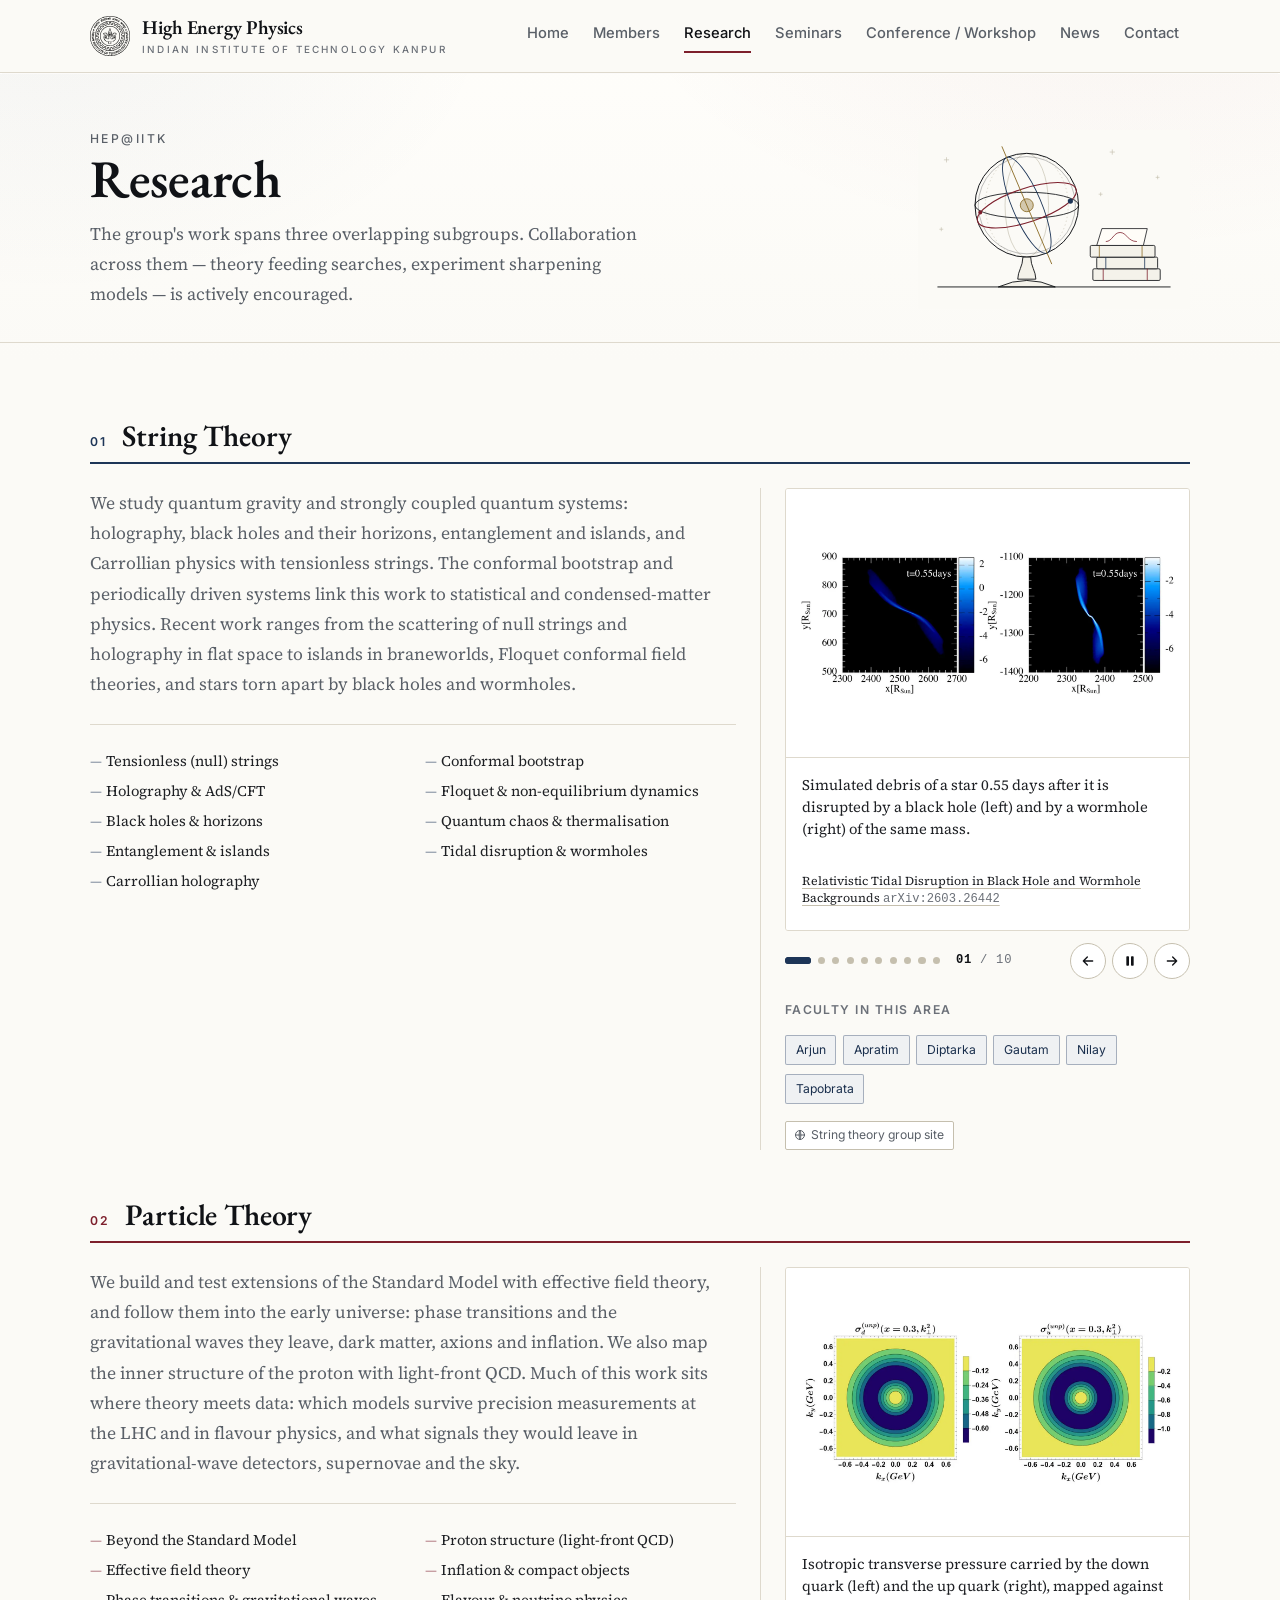
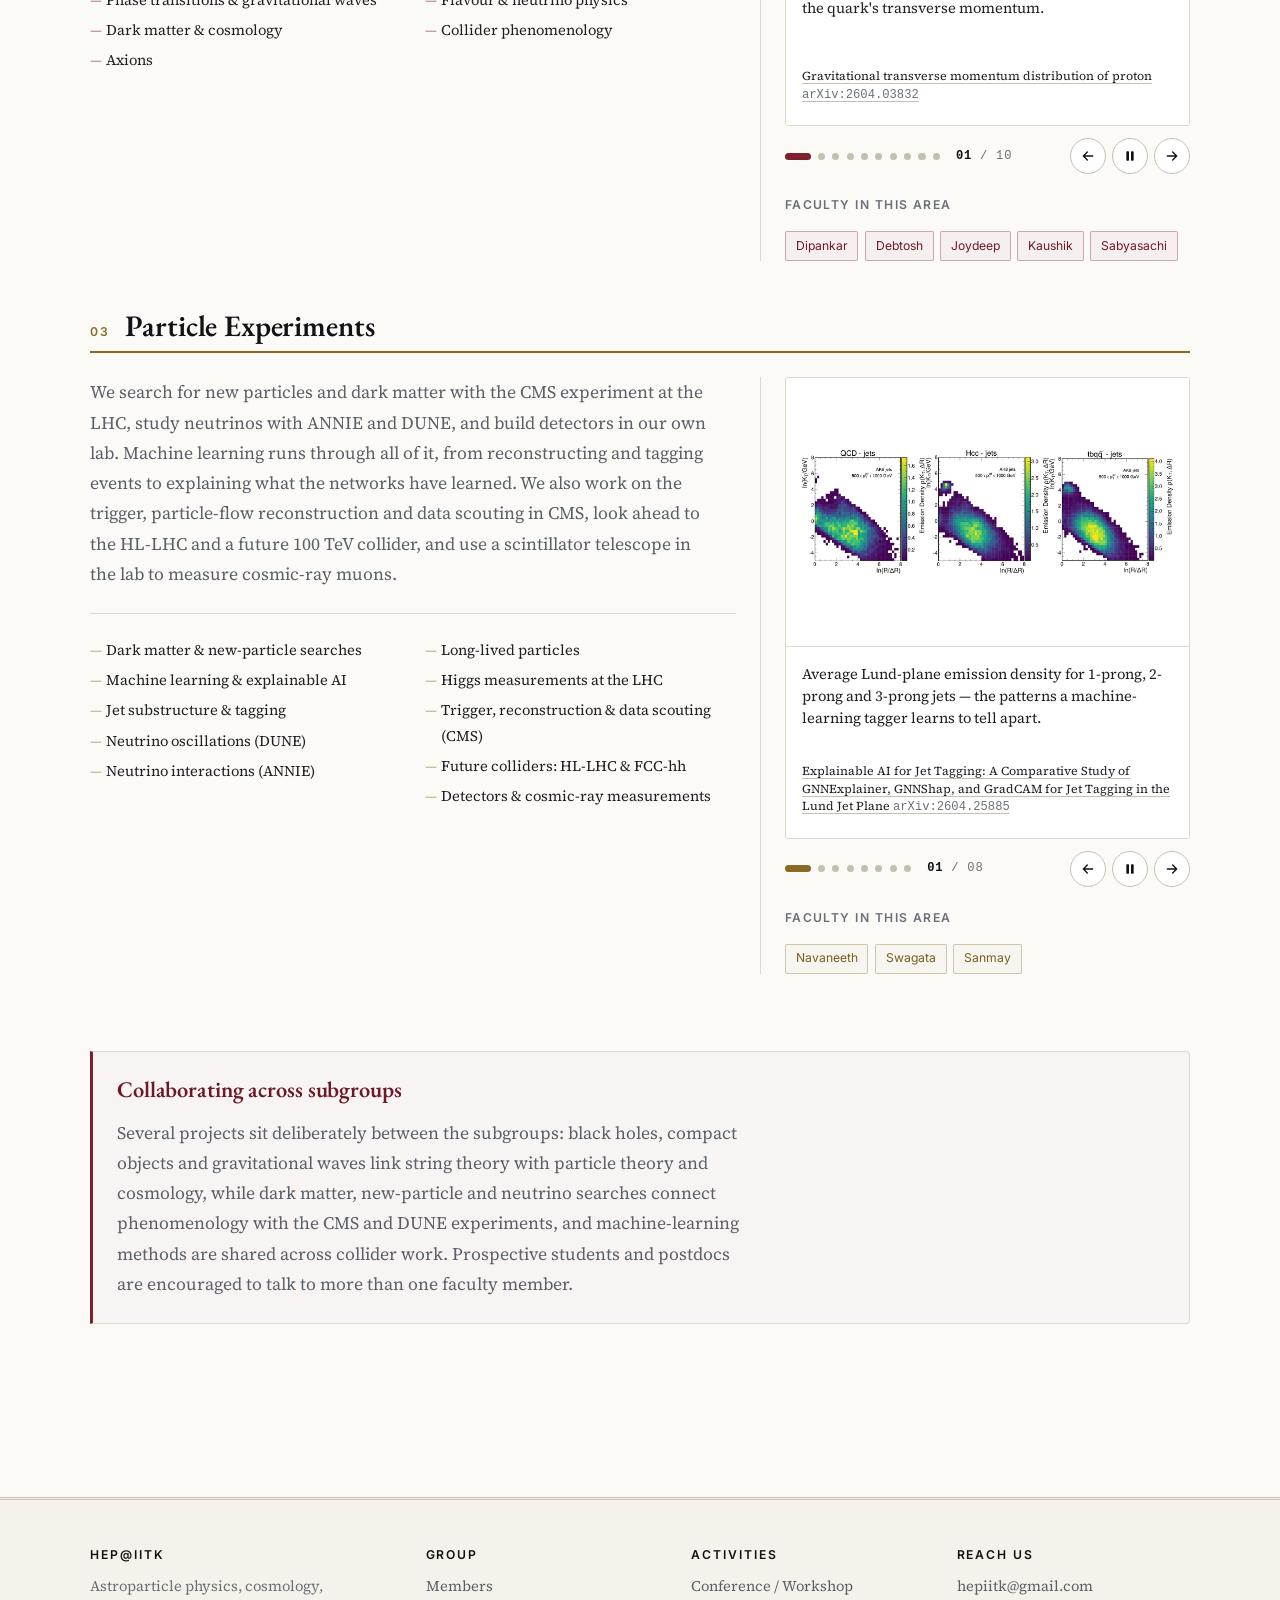
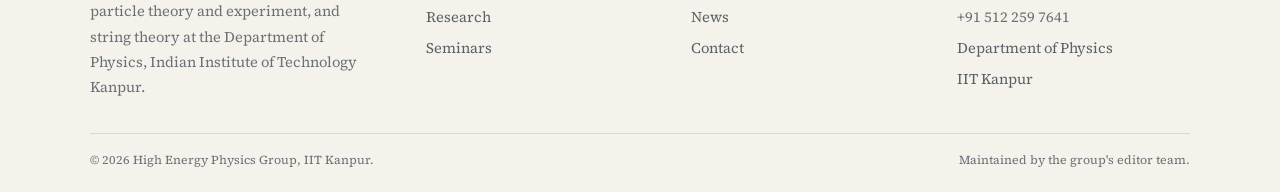
<file: research.html>
<!DOCTYPE html>
<html lang="en">
<head>
<meta charset="utf-8">
<meta name="viewport" content="width=device-width, initial-scale=1">
<title>Research · HEP@IITK</title>
<meta name="description" content="Particle theory, particle experiment and string theory at IIT Kanpur — from effective field theory and collider phenomenology to holography and black holes.">
<meta name="theme-color" content="#fbfaf6">
<meta property="og:site_name" content="HEP IIT Kanpur">
<meta property="og:title" content="Research · HEP@IITK">
<meta property="og:description" content="Particle theory, particle experiment and string theory at IIT Kanpur — from effective field theory and collider phenomenology to holography and black holes.">
<meta property="og:type" content="website">
<meta property="og:url" content="https://hepiitk.github.io/research.html">
<link rel="canonical" href="https://hepiitk.github.io/research.html">
<link rel="preconnect" href="https://fonts.googleapis.com">
<link rel="preconnect" href="https://fonts.gstatic.com" crossorigin>
<link href="https://fonts.googleapis.com/css2?family=EB+Garamond:ital,wght@0,400;0,500;0,600;1,400&family=Source+Serif+4:ital,opsz,wght@0,8..60,400;0,8..60,600;1,8..60,400&family=Inter:wght@400;500;600&display=swap" rel="stylesheet">
<link rel="stylesheet" href="assets/style.css">
<link rel="icon" href="assets/favicon.svg" type="image/svg+xml">
<script defer src='https://static.cloudflareinsights.com/beacon.min.js' data-cf-beacon='{"token": "105c794566d0415baa018de40badc84c"}'></script>
</head>
<body>
<a class="skip-link" href="#main">Skip to content</a>
<header class="site-header">
  <div class="wrap header-inner">
    <a class="brand" href="index.html">
      <img class="brand__logo" src="assets/iitk-logo.svg" alt="" onerror="this.setAttribute('data-failed','')">
      <svg class="brand__mark" viewBox="0 0 40 40" aria-hidden="true">
  <circle cx="20" cy="20" r="18.4" fill="none" stroke="currentColor" stroke-width="0.9"/>
  <circle cx="20" cy="20" r="15.6" fill="none" stroke="currentColor" stroke-width="0.6" opacity=".5"/>
  <g fill="none" stroke="currentColor" stroke-width="1.1">
    <ellipse cx="20" cy="20" rx="16" ry="6.4"/>
    <ellipse cx="20" cy="20" rx="16" ry="6.4" transform="rotate(60 20 20)"/>
    <ellipse cx="20" cy="20" rx="16" ry="6.4" transform="rotate(120 20 20)"/>
  </g>
  <circle cx="20" cy="20" r="3" fill="currentColor"/>
</svg>
      <span class="brand__text">
        <span class="brand__title">High Energy Physics</span>
        <span class="brand__sub">Indian Institute of Technology Kanpur</span>
      </span>
    </a>
    <button class="nav-toggle" type="button" aria-expanded="false" aria-controls="site-nav">
      <span class="visually-hidden">Menu</span><svg viewBox="0 0 24 24" fill="none" stroke="currentColor" stroke-width="2" stroke-linecap="round" aria-hidden="true"><path d="M4 7h16M4 12h16M4 17h16"/></svg>
    </button>
    <nav class="nav" id="site-nav" aria-label="Primary" data-open="false">
      <ul><li><a href="index.html">Home</a></li><li><a href="members.html">Members</a></li><li><a href="research.html" aria-current="page">Research</a></li><li><a href="seminars.html">Seminars</a></li><li><a href="conferences.html">Conference / Workshop</a></li><li><a href="news.html">News</a></li><li><a href="contact.html">Contact</a></li></ul>
    </nav>
  </div>
</header>
<main id="main">  <section class="page-head">
    <div class="wrap">
    <div class="page-head__grid">
      <div>
        <p class="eyebrow">HEP@IITK</p>
        <h1>Research</h1>
        <p>The group's work spans three overlapping subgroups. Collaboration across them — theory feeding searches, experiment sharpening models — is actively encouraged.</p>
        
      </div>
      <figure class="page-head__illus"><img src="assets/img/research.svg" alt="An open notebook under a desk lamp, with a Feynman diagram and a plot with a peak" loading="eager" decoding="async" onerror="this.setAttribute('data-failed','')"></figure>
    </div>
    </div>
  </section>

  <section class="section">
    <div class="wrap">
      <div class="thrust accent-navy" id="string" data-reveal>
        <div class="thrust__head">
          <span class="thrust__num">01</span>
          <h2>String Theory</h2>
        </div>
        <div class="thrust__body">
          <div>
            <p class="muted">We study quantum gravity and strongly coupled quantum systems: holography, black holes and their horizons, entanglement and islands, and Carrollian physics with tensionless strings. The conformal bootstrap and periodically driven systems link this work to statistical and condensed-matter physics. Recent work ranges from the scattering of null strings and holography in flat space to islands in braneworlds, Floquet conformal field theories, and stars torn apart by black holes and wormholes.</p>
            <ul class="thrust__topics mt-4"><li>Tensionless (null) strings</li><li>Holography &amp; AdS/CFT</li><li>Black holes &amp; horizons</li><li>Entanglement &amp; islands</li><li>Carrollian holography</li><li>Conformal bootstrap</li><li>Floquet &amp; non-equilibrium dynamics</li><li>Quantum chaos &amp; thermalisation</li><li>Tidal disruption &amp; wormholes</li></ul>
          </div>
          <div class="thrust__side">
            <div class="carousel" data-carousel aria-roledescription="carousel" aria-label="Figures from recent String Theory papers">
              <ul class="carousel__track" tabindex="0">
                <li class="carousel__slide" role="group" aria-roledescription="slide" aria-label="1 of 10">
                  <figure class="slide">
                    <a class="slide__img" href="assets/Research/sarkar-2603-26442.webp" target="_blank" rel="noopener" title="Open the full-size figure"><img src="assets/Research/sarkar-2603-26442.webp" alt="Figure from Relativistic Tidal Disruption in Black Hole and Wormhole Backgrounds: Simulated debris of a star 0.55 days after it is disrupted by a black hole (left) and by a wormhole (right) of the same mass." loading="lazy" decoding="async" onerror="this.setAttribute('data-failed','')"></a>
                    <figcaption class="slide__cap">
                      <p class="slide__text">Simulated debris of a star 0.55 days after it is disrupted by a black hole (left) and by a wormhole (right) of the same mass.</p>
                      <a class="slide__paper" href="https://arxiv.org/abs/2603.26442" target="_blank" rel="noopener">Relativistic Tidal Disruption in Black Hole and Wormhole Backgrounds <span>arXiv:2603.26442</span></a>
                    </figcaption>
                  </figure>
                </li>
                <li class="carousel__slide" role="group" aria-roledescription="slide" aria-label="2 of 10">
                  <figure class="slide">
                    <a class="slide__img" href="assets/Research/bagchi-2411-04190.webp" target="_blank" rel="noopener" title="Open the full-size figure"><img src="assets/Research/bagchi-2411-04190.webp" alt="Figure from Carroll in Shallow Water: A heuristic picture of an acoustic black hole: a flat band of waves sits on the horizon while Poincaré waves fluctuate around it." loading="lazy" decoding="async" onerror="this.setAttribute('data-failed','')"></a>
                    <figcaption class="slide__cap">
                      <p class="slide__text">A heuristic picture of an acoustic black hole: a flat band of waves sits on the horizon while Poincaré waves fluctuate around it.</p>
                      <a class="slide__paper" href="https://arxiv.org/abs/2411.04190" target="_blank" rel="noopener">Carroll in Shallow Water <span>arXiv:2411.04190</span></a>
                    </figcaption>
                  </figure>
                </li>
                <li class="carousel__slide" role="group" aria-roledescription="slide" aria-label="3 of 10">
                  <figure class="slide">
                    <a class="slide__img" href="assets/Research/sengupta-2311-17023.webp" target="_blank" rel="noopener" title="Open the full-size figure"><img src="assets/Research/sengupta-2311-17023.webp" alt="Figure from Reflected entropy in BCFTs on a black hole background: A black string with a brane (red), the Hartman–Maldacena surface (blue) and the island surfaces (green) used to compute entropies holographically." loading="lazy" decoding="async" onerror="this.setAttribute('data-failed','')"></a>
                    <figcaption class="slide__cap">
                      <p class="slide__text">A black string with a brane (red), the Hartman–Maldacena surface (blue) and the island surfaces (green) used to compute entropies holographically.</p>
                      <a class="slide__paper" href="https://arxiv.org/abs/2311.17023" target="_blank" rel="noopener">Reflected entropy in BCFTs on a black hole background <span>arXiv:2311.17023</span></a>
                    </figcaption>
                  </figure>
                </li>
                <li class="carousel__slide" role="group" aria-roledescription="slide" aria-label="4 of 10">
                  <figure class="slide">
                    <a class="slide__img" href="assets/Research/das-2506-23974.webp" target="_blank" rel="noopener" title="Open the full-size figure"><img src="assets/Research/das-2506-23974.webp" alt="Figure from Classical string profile for a class of DDF amplitudes: Snapshots of the time evolution of the classical string profile behind a class of string scattering amplitudes." loading="lazy" decoding="async" onerror="this.setAttribute('data-failed','')"></a>
                    <figcaption class="slide__cap">
                      <p class="slide__text">Snapshots of the time evolution of the classical string profile behind a class of string scattering amplitudes.</p>
                      <a class="slide__paper" href="https://arxiv.org/abs/2506.23974" target="_blank" rel="noopener">Classical string profile for a class of DDF amplitudes <span>arXiv:2506.23974</span></a>
                    </figcaption>
                  </figure>
                </li>
                <li class="carousel__slide" role="group" aria-roledescription="slide" aria-label="5 of 10">
                  <figure class="slide">
                    <a class="slide__img" href="assets/Research/bagchi-2602-20267.webp" target="_blank" rel="noopener" title="Open the full-size figure"><img src="assets/Research/bagchi-2602-20267.webp" alt="Figure from Black hole Near Horizons through the Looking Glass: A Penrose diagram of the Schwarzschild black hole with its near-horizon region in blue; the inset shows how the horizon is reached from it." loading="lazy" decoding="async" onerror="this.setAttribute('data-failed','')"></a>
                    <figcaption class="slide__cap">
                      <p class="slide__text">A Penrose diagram of the Schwarzschild black hole with its near-horizon region in blue; the inset shows how the horizon is reached from it.</p>
                      <a class="slide__paper" href="https://arxiv.org/abs/2602.20267" target="_blank" rel="noopener">Black hole Near Horizons through the Looking Glass <span>arXiv:2602.20267</span></a>
                    </figcaption>
                  </figure>
                </li>
                <li class="carousel__slide" role="group" aria-roledescription="slide" aria-label="6 of 10">
                  <figure class="slide">
                    <a class="slide__img" href="assets/Research/kundu-1703-00456.webp" target="_blank" rel="noopener" title="Open the full-size figure"><img src="assets/Research/kundu-1703-00456.webp" alt="Figure from Anti-de Sitter Space from Optimization of Path Integrals in Conformal Field Theories: A ground-state wave function built from a Euclidean path integral, and its optimisation, which turns out to be described by hyperbolic (anti-de Sitter) geometry; right, the matching tensor network." loading="lazy" decoding="async" onerror="this.setAttribute('data-failed','')"></a>
                    <figcaption class="slide__cap">
                      <p class="slide__text">A ground-state wave function built from a Euclidean path integral, and its optimisation, which turns out to be described by hyperbolic (anti-de Sitter) geometry; right, the matching tensor network.</p>
                      <a class="slide__paper" href="https://arxiv.org/abs/1703.00456" target="_blank" rel="noopener">Anti-de Sitter Space from Optimization of Path Integrals in Conformal Field Theories <span>arXiv:1703.00456</span></a>
                    </figcaption>
                  </figure>
                </li>
                <li class="carousel__slide" role="group" aria-roledescription="slide" aria-label="7 of 10">
                  <figure class="slide">
                    <a class="slide__img" href="assets/Research/kaviraj-2609-07841.webp" target="_blank" rel="noopener" title="Open the full-size figure"><img src="assets/Research/kaviraj-2609-07841.webp" alt="Figure from Truncated Polyakov bootstrap for BCFTs: Neumann-Dirichlet flow and Ising special transition: The phase diagram of the three-dimensional Ising model with a boundary, whose transitions are followed with a truncated bootstrap." loading="lazy" decoding="async" onerror="this.setAttribute('data-failed','')"></a>
                    <figcaption class="slide__cap">
                      <p class="slide__text">The phase diagram of the three-dimensional Ising model with a boundary, whose transitions are followed with a truncated bootstrap.</p>
                      <a class="slide__paper" href="https://arxiv.org/abs/2609.07841" target="_blank" rel="noopener">Truncated Polyakov bootstrap for BCFTs: Neumann-Dirichlet flow and Ising special transition <span>arXiv:2609.07841</span></a>
                    </figcaption>
                  </figure>
                </li>
                <li class="carousel__slide" role="group" aria-roledescription="slide" aria-label="8 of 10">
                  <figure class="slide">
                    <a class="slide__img" href="assets/Research/sengupta-2512-06374.webp" target="_blank" rel="noopener" title="Open the full-size figure"><img src="assets/Research/sengupta-2512-06374.webp" alt="Figure from Holographic Entanglement Entropy in Janus deformed AdS3 Geometries: A boosted interval (orange) across the interface of a Janus-deformed field theory, with the minimal geodesic (green) that gives its holographic entanglement entropy." loading="lazy" decoding="async" onerror="this.setAttribute('data-failed','')"></a>
                    <figcaption class="slide__cap">
                      <p class="slide__text">A boosted interval (orange) across the interface of a Janus-deformed field theory, with the minimal geodesic (green) that gives its holographic entanglement entropy.</p>
                      <a class="slide__paper" href="https://arxiv.org/abs/2512.06374" target="_blank" rel="noopener">Holographic Entanglement Entropy in Janus deformed AdS3 Geometries <span>arXiv:2512.06374</span></a>
                    </figcaption>
                  </figure>
                </li>
                <li class="carousel__slide" role="group" aria-roledescription="slide" aria-label="9 of 10">
                  <figure class="slide">
                    <a class="slide__img" href="assets/Research/sarkar-2508-03463.webp" target="_blank" rel="noopener" title="Open the full-size figure"><img src="assets/Research/sarkar-2508-03463.webp" alt="Figure from Tidal disruptions of close white dwarf binaries by intermediate mass black holes: Simulated debris of a white-dwarf binary falling onto an intermediate-mass black hole: before, shortly after and long after it fragments." loading="lazy" decoding="async" onerror="this.setAttribute('data-failed','')"></a>
                    <figcaption class="slide__cap">
                      <p class="slide__text">Simulated debris of a white-dwarf binary falling onto an intermediate-mass black hole: before, shortly after and long after it fragments.</p>
                      <a class="slide__paper" href="https://arxiv.org/abs/2508.03463" target="_blank" rel="noopener">Tidal disruptions of close white dwarf binaries by intermediate mass black holes <span>arXiv:2508.03463</span></a>
                    </figcaption>
                  </figure>
                </li>
                <li class="carousel__slide" role="group" aria-roledescription="slide" aria-label="10 of 10">
                  <figure class="slide">
                    <a class="slide__img" href="assets/Research/bagchi-2601-20959.webp" target="_blank" rel="noopener" title="Open the full-size figure"><img src="assets/Research/bagchi-2601-20959.webp" alt="Figure from The Tensionless Lives of Null Strings: A heuristic sketch of a class of Carroll (tensionless) strings wrapping around the event horizon of a black hole." loading="lazy" decoding="async" onerror="this.setAttribute('data-failed','')"></a>
                    <figcaption class="slide__cap">
                      <p class="slide__text">A heuristic sketch of a class of Carroll (tensionless) strings wrapping around the event horizon of a black hole.</p>
                      <a class="slide__paper" href="https://arxiv.org/abs/2601.20959" target="_blank" rel="noopener">The Tensionless Lives of Null Strings <span>arXiv:2601.20959</span></a>
                    </figcaption>
                  </figure>
                </li>
              </ul>
              <div class="carousel__controls">
                <div class="carousel__dots"><button type="button" class="carousel__dot" aria-label="Show figure 1 of 10"></button><button type="button" class="carousel__dot" aria-label="Show figure 2 of 10"></button><button type="button" class="carousel__dot" aria-label="Show figure 3 of 10"></button><button type="button" class="carousel__dot" aria-label="Show figure 4 of 10"></button><button type="button" class="carousel__dot" aria-label="Show figure 5 of 10"></button><button type="button" class="carousel__dot" aria-label="Show figure 6 of 10"></button><button type="button" class="carousel__dot" aria-label="Show figure 7 of 10"></button><button type="button" class="carousel__dot" aria-label="Show figure 8 of 10"></button><button type="button" class="carousel__dot" aria-label="Show figure 9 of 10"></button><button type="button" class="carousel__dot" aria-label="Show figure 10 of 10"></button></div>
                <span class="carousel__count" aria-hidden="true"><b data-carousel-current>01</b> / 10</span>
                <div class="carousel__buttons">
                  <button type="button" class="carousel__btn" data-carousel-prev aria-label="Previous figure"><svg viewBox="0 0 24 24" fill="none" stroke="currentColor" stroke-width="2" stroke-linecap="round" stroke-linejoin="round" aria-hidden="true"><path d="M19 12H5M11 18l-6-6 6-6"/></svg></button>
                  <button type="button" class="carousel__btn" data-carousel-play aria-label="Pause the slideshow"><svg class="icon-pause" viewBox="0 0 24 24" fill="currentColor" aria-hidden="true"><rect x="6.5" y="5" width="4" height="14" rx="1"/><rect x="13.5" y="5" width="4" height="14" rx="1"/></svg><svg class="icon-play" viewBox="0 0 24 24" fill="currentColor" aria-hidden="true"><path d="M8 5.5v13a1 1 0 0 0 1.5.86l10.5-6.5a1 1 0 0 0 0-1.72L9.5 4.64A1 1 0 0 0 8 5.5z"/></svg></button>
                  <button type="button" class="carousel__btn" data-carousel-next aria-label="Next figure"><svg viewBox="0 0 24 24" fill="none" stroke="currentColor" stroke-width="2" stroke-linecap="round" stroke-linejoin="round" aria-hidden="true"><path d="M5 12h14M13 6l6 6-6 6"/></svg></button>
                </div>
              </div>
            </div>
            <h3>Faculty in this area</h3>
            <ul class="pill-list mt-4"><li><span class="pill pill--accent">Arjun</span></li><li><span class="pill pill--accent">Apratim</span></li><li><span class="pill pill--accent">Diptarka</span></li><li><span class="pill pill--accent">Gautam</span></li><li><span class="pill pill--accent">Nilay</span></li><li><span class="pill pill--accent">Tapobrata</span></li></ul>
            <p class="mt-4"><a class="chip" href="https://sites.google.com/view/st-iitk/home" target="_blank" rel="noopener"><svg viewBox="0 0 24 24" fill="none" stroke="currentColor" stroke-width="2" stroke-linecap="round" stroke-linejoin="round" aria-hidden="true"><circle cx="12" cy="12" r="9"/><path d="M3 12h18M12 3c2.5 2.6 2.5 15.4 0 18M12 3c-2.5 2.6-2.5 15.4 0 18"/></svg><span>String theory group site</span></a></p>
          </div>
        </div>
      </div>      <div class="thrust accent-maroon" id="particle" data-reveal>
        <div class="thrust__head">
          <span class="thrust__num">02</span>
          <h2>Particle Theory</h2>
        </div>
        <div class="thrust__body">
          <div>
            <p class="muted">We build and test extensions of the Standard Model with effective field theory, and follow them into the early universe: phase transitions and the gravitational waves they leave, dark matter, axions and inflation. We also map the inner structure of the proton with light-front QCD. Much of this work sits where theory meets data: which models survive precision measurements at the LHC and in flavour physics, and what signals they would leave in gravitational-wave detectors, supernovae and the sky.</p>
            <ul class="thrust__topics mt-4"><li>Beyond the Standard Model</li><li>Effective field theory</li><li>Phase transitions &amp; gravitational waves</li><li>Dark matter &amp; cosmology</li><li>Axions</li><li>Proton structure (light-front QCD)</li><li>Inflation &amp; compact objects</li><li>Flavour &amp; neutrino physics</li><li>Collider phenomenology</li></ul>
          </div>
          <div class="thrust__side">
            <div class="carousel" data-carousel aria-roledescription="carousel" aria-label="Figures from recent Particle Theory papers">
              <ul class="carousel__track" tabindex="0">
                <li class="carousel__slide" role="group" aria-roledescription="slide" aria-label="1 of 10">
                  <figure class="slide">
                    <a class="slide__img" href="assets/Research/chakrabarti-2604-03832.webp" target="_blank" rel="noopener" title="Open the full-size figure"><img src="assets/Research/chakrabarti-2604-03832.webp" alt="Figure from Gravitational transverse momentum distribution of proton: Isotropic transverse pressure carried by the down quark (left) and the up quark (right), mapped against the quark&#x27;s transverse momentum." loading="lazy" decoding="async" onerror="this.setAttribute('data-failed','')"></a>
                    <figcaption class="slide__cap">
                      <p class="slide__text">Isotropic transverse pressure carried by the down quark (left) and the up quark (right), mapped against the quark's transverse momentum.</p>
                      <a class="slide__paper" href="https://arxiv.org/abs/2604.03832" target="_blank" rel="noopener">Gravitational transverse momentum distribution of proton <span>arXiv:2604.03832</span></a>
                    </figcaption>
                  </figure>
                </li>
                <li class="carousel__slide" role="group" aria-roledescription="slide" aria-label="2 of 10">
                  <figure class="slide">
                    <a class="slide__img" href="assets/Research/chakrabortty-2607-06203.webp" target="_blank" rel="noopener" title="Open the full-size figure"><img src="assets/Research/chakrabortty-2607-06203.webp" alt="Figure from Polyakov Loops Tame Phase Transitions: Contours of the potential (left) and its minima against temperature (right): the jump between minima shrinks as the Polyakov-loop parameter grows." loading="lazy" decoding="async" onerror="this.setAttribute('data-failed','')"></a>
                    <figcaption class="slide__cap">
                      <p class="slide__text">Contours of the potential (left) and its minima against temperature (right): the jump between minima shrinks as the Polyakov-loop parameter grows.</p>
                      <a class="slide__paper" href="https://arxiv.org/abs/2607.06203" target="_blank" rel="noopener">Polyakov Loops Tame Phase Transitions <span>arXiv:2607.06203</span></a>
                    </figcaption>
                  </figure>
                </li>
                <li class="carousel__slide" role="group" aria-roledescription="slide" aria-label="3 of 10">
                  <figure class="slide">
                    <a class="slide__img" href="assets/Research/chakraborty-2402-02914.webp" target="_blank" rel="noopener" title="Open the full-size figure"><img src="assets/Research/chakraborty-2402-02914.webp" alt="Figure from Feasibility of ultrarelativistic bubbles in SMEFT: Gravitational-wave spectra predicted for several benchmark points of a first-order phase transition, set against the reach of future detectors." loading="lazy" decoding="async" onerror="this.setAttribute('data-failed','')"></a>
                    <figcaption class="slide__cap">
                      <p class="slide__text">Gravitational-wave spectra predicted for several benchmark points of a first-order phase transition, set against the reach of future detectors.</p>
                      <a class="slide__paper" href="https://arxiv.org/abs/2402.02914" target="_blank" rel="noopener">Feasibility of ultrarelativistic bubbles in SMEFT <span>arXiv:2402.02914</span></a>
                    </figcaption>
                  </figure>
                </li>
                <li class="carousel__slide" role="group" aria-roledescription="slide" aria-label="4 of 10">
                  <figure class="slide">
                    <a class="slide__img" href="assets/Research/chowdhury-2408-08360.webp" target="_blank" rel="noopener" title="Open the full-size figure"><img src="assets/Research/chowdhury-2408-08360.webp" alt="Figure from Dark matter cooling during early matter-domination boosts sub-earth halos: The dark matter power spectrum for different free-streaming horizons when the early universe passes through a matter-dominated era." loading="lazy" decoding="async" onerror="this.setAttribute('data-failed','')"></a>
                    <figcaption class="slide__cap">
                      <p class="slide__text">The dark matter power spectrum for different free-streaming horizons when the early universe passes through a matter-dominated era.</p>
                      <a class="slide__paper" href="https://arxiv.org/abs/2408.08360" target="_blank" rel="noopener">Dark matter cooling during early matter-domination boosts sub-earth halos <span>arXiv:2408.08360</span></a>
                    </figcaption>
                  </figure>
                </li>
                <li class="carousel__slide" role="group" aria-roledescription="slide" aria-label="5 of 10">
                  <figure class="slide">
                    <a class="slide__img" href="assets/Research/bhattacharya-2606-19291.webp" target="_blank" rel="noopener" title="Open the full-size figure"><img src="assets/Research/bhattacharya-2606-19291.webp" alt="Figure from A Potential Black Hole Mimicker From Non-Minimal Coupling: The potential around a compact object that could pass for a black hole, shown for two values of its compactness C." loading="lazy" decoding="async" onerror="this.setAttribute('data-failed','')"></a>
                    <figcaption class="slide__cap">
                      <p class="slide__text">The potential around a compact object that could pass for a black hole, shown for two values of its compactness C.</p>
                      <a class="slide__paper" href="https://arxiv.org/abs/2606.19291" target="_blank" rel="noopener">A Potential Black Hole Mimicker From Non-Minimal Coupling <span>arXiv:2606.19291</span></a>
                    </figcaption>
                  </figure>
                </li>
                <li class="carousel__slide" role="group" aria-roledescription="slide" aria-label="6 of 10">
                  <figure class="slide">
                    <a class="slide__img" href="assets/Research/chakrabarti-2503-12574.webp" target="_blank" rel="noopener" title="Open the full-size figure"><img src="assets/Research/chakrabarti-2503-12574.webp" alt="Figure from Gluon gravitational form factors of the proton in a light-front spectator model: Light-front distributions of the gluons&#x27; mass (left) and angular momentum (right) inside the proton, against distance from its centre." loading="lazy" decoding="async" onerror="this.setAttribute('data-failed','')"></a>
                    <figcaption class="slide__cap">
                      <p class="slide__text">Light-front distributions of the gluons' mass (left) and angular momentum (right) inside the proton, against distance from its centre.</p>
                      <a class="slide__paper" href="https://arxiv.org/abs/2503.12574" target="_blank" rel="noopener">Gluon gravitational form factors of the proton in a light-front spectator model <span>arXiv:2503.12574</span></a>
                    </figcaption>
                  </figure>
                </li>
                <li class="carousel__slide" role="group" aria-roledescription="slide" aria-label="7 of 10">
                  <figure class="slide">
                    <a class="slide__img" href="assets/Research/chakrabortty-2606-09779.webp" target="_blank" rel="noopener" title="Open the full-size figure"><img src="assets/Research/chakrabortty-2606-09779.webp" alt="Figure from Higher-dimensional operators and Polyakov loop in hot Scalar QED from the heat kernel: Where first-order phase transitions occur as the Polyakov-loop phase changes (left), and how strong they are (right)." loading="lazy" decoding="async" onerror="this.setAttribute('data-failed','')"></a>
                    <figcaption class="slide__cap">
                      <p class="slide__text">Where first-order phase transitions occur as the Polyakov-loop phase changes (left), and how strong they are (right).</p>
                      <a class="slide__paper" href="https://arxiv.org/abs/2606.09779" target="_blank" rel="noopener">Higher-dimensional operators and Polyakov loop in hot Scalar QED from the heat kernel <span>arXiv:2606.09779</span></a>
                    </figcaption>
                  </figure>
                </li>
                <li class="carousel__slide" role="group" aria-roledescription="slide" aria-label="8 of 10">
                  <figure class="slide">
                    <a class="slide__img" href="assets/Research/chakraborty-2403-12169.webp" target="_blank" rel="noopener" title="Open the full-size figure"><img src="assets/Research/chakraborty-2403-12169.webp" alt="Figure from Photoproduction of heavy QCD axions in supernovae: Regions of heavy QCD axion masses and couplings ruled out because supernovae would produce too many of them from photons." loading="lazy" decoding="async" onerror="this.setAttribute('data-failed','')"></a>
                    <figcaption class="slide__cap">
                      <p class="slide__text">Regions of heavy QCD axion masses and couplings ruled out because supernovae would produce too many of them from photons.</p>
                      <a class="slide__paper" href="https://arxiv.org/abs/2403.12169" target="_blank" rel="noopener">Photoproduction of heavy QCD axions in supernovae <span>arXiv:2403.12169</span></a>
                    </figcaption>
                  </figure>
                </li>
                <li class="carousel__slide" role="group" aria-roledescription="slide" aria-label="9 of 10">
                  <figure class="slide">
                    <a class="slide__img" href="assets/Research/chowdhury-2311-10148.webp" target="_blank" rel="noopener" title="Open the full-size figure"><img src="assets/Research/chowdhury-2311-10148.webp" alt="Figure from Ultralight dark matter explanation of NANOGrav observations: Couplings and masses of ultralight dark matter that could explain the gravitational-wave signal reported by the NANOGrav pulsar timing array." loading="lazy" decoding="async" onerror="this.setAttribute('data-failed','')"></a>
                    <figcaption class="slide__cap">
                      <p class="slide__text">Couplings and masses of ultralight dark matter that could explain the gravitational-wave signal reported by the NANOGrav pulsar timing array.</p>
                      <a class="slide__paper" href="https://arxiv.org/abs/2311.10148" target="_blank" rel="noopener">Ultralight dark matter explanation of NANOGrav observations <span>arXiv:2311.10148</span></a>
                    </figcaption>
                  </figure>
                </li>
                <li class="carousel__slide" role="group" aria-roledescription="slide" aria-label="10 of 10">
                  <figure class="slide">
                    <a class="slide__img" href="assets/Research/bhattacharya-2504-10454.webp" target="_blank" rel="noopener" title="Open the full-size figure"><img src="assets/Research/bhattacharya-2504-10454.webp" alt="Figure from Dynamical systems approach to Cold and Warm Inflation within slow-roll and beyond: Phase space of constant-roll warm inflation, coloured by the different dynamical regions the early universe can pass through." loading="lazy" decoding="async" onerror="this.setAttribute('data-failed','')"></a>
                    <figcaption class="slide__cap">
                      <p class="slide__text">Phase space of constant-roll warm inflation, coloured by the different dynamical regions the early universe can pass through.</p>
                      <a class="slide__paper" href="https://arxiv.org/abs/2504.10454" target="_blank" rel="noopener">Dynamical systems approach to Cold and Warm Inflation within slow-roll and beyond <span>arXiv:2504.10454</span></a>
                    </figcaption>
                  </figure>
                </li>
              </ul>
              <div class="carousel__controls">
                <div class="carousel__dots"><button type="button" class="carousel__dot" aria-label="Show figure 1 of 10"></button><button type="button" class="carousel__dot" aria-label="Show figure 2 of 10"></button><button type="button" class="carousel__dot" aria-label="Show figure 3 of 10"></button><button type="button" class="carousel__dot" aria-label="Show figure 4 of 10"></button><button type="button" class="carousel__dot" aria-label="Show figure 5 of 10"></button><button type="button" class="carousel__dot" aria-label="Show figure 6 of 10"></button><button type="button" class="carousel__dot" aria-label="Show figure 7 of 10"></button><button type="button" class="carousel__dot" aria-label="Show figure 8 of 10"></button><button type="button" class="carousel__dot" aria-label="Show figure 9 of 10"></button><button type="button" class="carousel__dot" aria-label="Show figure 10 of 10"></button></div>
                <span class="carousel__count" aria-hidden="true"><b data-carousel-current>01</b> / 10</span>
                <div class="carousel__buttons">
                  <button type="button" class="carousel__btn" data-carousel-prev aria-label="Previous figure"><svg viewBox="0 0 24 24" fill="none" stroke="currentColor" stroke-width="2" stroke-linecap="round" stroke-linejoin="round" aria-hidden="true"><path d="M19 12H5M11 18l-6-6 6-6"/></svg></button>
                  <button type="button" class="carousel__btn" data-carousel-play aria-label="Pause the slideshow"><svg class="icon-pause" viewBox="0 0 24 24" fill="currentColor" aria-hidden="true"><rect x="6.5" y="5" width="4" height="14" rx="1"/><rect x="13.5" y="5" width="4" height="14" rx="1"/></svg><svg class="icon-play" viewBox="0 0 24 24" fill="currentColor" aria-hidden="true"><path d="M8 5.5v13a1 1 0 0 0 1.5.86l10.5-6.5a1 1 0 0 0 0-1.72L9.5 4.64A1 1 0 0 0 8 5.5z"/></svg></button>
                  <button type="button" class="carousel__btn" data-carousel-next aria-label="Next figure"><svg viewBox="0 0 24 24" fill="none" stroke="currentColor" stroke-width="2" stroke-linecap="round" stroke-linejoin="round" aria-hidden="true"><path d="M5 12h14M13 6l6 6-6 6"/></svg></button>
                </div>
              </div>
            </div>
            <h3>Faculty in this area</h3>
            <ul class="pill-list mt-4"><li><span class="pill pill--accent">Dipankar</span></li><li><span class="pill pill--accent">Debtosh</span></li><li><span class="pill pill--accent">Joydeep</span></li><li><span class="pill pill--accent">Kaushik</span></li><li><span class="pill pill--accent">Sabyasachi</span></li></ul>
            
          </div>
        </div>
      </div>      <div class="thrust accent-gold" id="experiment" data-reveal>
        <div class="thrust__head">
          <span class="thrust__num">03</span>
          <h2>Particle Experiments</h2>
        </div>
        <div class="thrust__body">
          <div>
            <p class="muted">We search for new particles and dark matter with the CMS experiment at the LHC, study neutrinos with ANNIE and DUNE, and build detectors in our own lab. Machine learning runs through all of it, from reconstructing and tagging events to explaining what the networks have learned. We also work on the trigger, particle-flow reconstruction and data scouting in CMS, look ahead to the HL-LHC and a future 100 TeV collider, and use a scintillator telescope in the lab to measure cosmic-ray muons.</p>
            <ul class="thrust__topics mt-4"><li>Dark matter &amp; new-particle searches</li><li>Machine learning &amp; explainable AI</li><li>Jet substructure &amp; tagging</li><li>Neutrino oscillations (DUNE)</li><li>Neutrino interactions (ANNIE)</li><li>Long-lived particles</li><li>Higgs measurements at the LHC</li><li>Trigger, reconstruction &amp; data scouting (CMS)</li><li>Future colliders: HL-LHC &amp; FCC-hh</li><li>Detectors &amp; cosmic-ray measurements</li></ul>
          </div>
          <div class="thrust__side">
            <div class="carousel" data-carousel aria-roledescription="carousel" aria-label="Figures from recent Particle Experiments papers">
              <ul class="carousel__track" tabindex="0">
                <li class="carousel__slide" role="group" aria-roledescription="slide" aria-label="1 of 8">
                  <figure class="slide">
                    <a class="slide__img" href="assets/Research/ganguly-2604-25885.webp" target="_blank" rel="noopener" title="Open the full-size figure"><img src="assets/Research/ganguly-2604-25885.webp" alt="Figure from Explainable AI for Jet Tagging: A Comparative Study of GNNExplainer, GNNShap, and GradCAM for Jet Tagging in the Lund Jet Plane: Average Lund-plane emission density for 1-prong, 2-prong and 3-prong jets — the patterns a machine-learning tagger learns to tell apart." loading="lazy" decoding="async" onerror="this.setAttribute('data-failed','')"></a>
                    <figcaption class="slide__cap">
                      <p class="slide__text">Average Lund-plane emission density for 1-prong, 2-prong and 3-prong jets — the patterns a machine-learning tagger learns to tell apart.</p>
                      <a class="slide__paper" href="https://arxiv.org/abs/2604.25885" target="_blank" rel="noopener">Explainable AI for Jet Tagging: A Comparative Study of GNNExplainer, GNNShap, and GradCAM for Jet Tagging in the Lund Jet Plane <span>arXiv:2604.25885</span></a>
                    </figcaption>
                  </figure>
                </li>
                <li class="carousel__slide" role="group" aria-roledescription="slide" aria-label="2 of 8">
                  <figure class="slide">
                    <a class="slide__img" href="assets/Research/poonthottathil-2510-26050-detector.webp" target="_blank" rel="noopener" title="Open the full-size figure"><img src="assets/Research/poonthottathil-2510-26050-detector.webp" alt="Figure from Reconstruction of neutrino events in the Accelerator Neutrino Neutron Interaction Experiment: Part I: The neutrino beam enters from the left and passes the front muon veto, the gadolinium-loaded water tank with its light sensors, and the muon range detector." loading="lazy" decoding="async" onerror="this.setAttribute('data-failed','')"></a>
                    <figcaption class="slide__cap">
                      <p class="slide__text">The neutrino beam enters from the left and passes the front muon veto, the gadolinium-loaded water tank with its light sensors, and the muon range detector.</p>
                      <a class="slide__paper" href="https://arxiv.org/abs/2510.26050" target="_blank" rel="noopener">Reconstruction of neutrino events in the Accelerator Neutrino Neutron Interaction Experiment: Part I <span>arXiv:2510.26050</span></a>
                    </figcaption>
                  </figure>
                </li>
                <li class="carousel__slide" role="group" aria-roledescription="slide" aria-label="3 of 8">
                  <figure class="slide">
                    <a class="slide__img" href="assets/Research/mukherjee-2610-05104.webp" target="_blank" rel="noopener" title="Open the full-size figure"><img src="assets/Research/mukherjee-2610-05104.webp" alt="Figure from Boosted top tagging via lepton-in-jet topology for vector-like quark searches in FCC-hh: The smallest signal a vector-like B′ quark would need for a 5σ discovery or 2σ sensitivity at the FCC-hh, as a function of its mass." loading="lazy" decoding="async" onerror="this.setAttribute('data-failed','')"></a>
                    <figcaption class="slide__cap">
                      <p class="slide__text">The smallest signal a vector-like B′ quark would need for a 5σ discovery or 2σ sensitivity at the FCC-hh, as a function of its mass.</p>
                      <a class="slide__paper" href="https://arxiv.org/abs/2610.05104" target="_blank" rel="noopener">Boosted top tagging via lepton-in-jet topology for vector-like quark searches in FCC-hh <span>arXiv:2610.05104</span></a>
                    </figcaption>
                  </figure>
                </li>
                <li class="carousel__slide" role="group" aria-roledescription="slide" aria-label="4 of 8">
                  <figure class="slide">
                    <a class="slide__img" href="assets/Research/ganguly-2605-09881.webp" target="_blank" rel="noopener" title="Open the full-size figure"><img src="assets/Research/ganguly-2605-09881.webp" alt="Figure from Mechanistic interpretability of a particle-based top-jet tagger: The small circuit of attention heads found to do the work inside a top-jet tagging network, coloured by how much each one matters." loading="lazy" decoding="async" onerror="this.setAttribute('data-failed','')"></a>
                    <figcaption class="slide__cap">
                      <p class="slide__text">The small circuit of attention heads found to do the work inside a top-jet tagging network, coloured by how much each one matters.</p>
                      <a class="slide__paper" href="https://arxiv.org/abs/2605.09881" target="_blank" rel="noopener">Mechanistic interpretability of a particle-based top-jet tagger <span>arXiv:2605.09881</span></a>
                    </figcaption>
                  </figure>
                </li>
                <li class="carousel__slide" role="group" aria-roledescription="slide" aria-label="5 of 8">
                  <figure class="slide">
                    <a class="slide__img" href="assets/Research/mukherjee-2610-00995.webp" target="_blank" rel="noopener" title="Open the full-size figure"><img src="assets/Research/mukherjee-2610-00995.webp" alt="Figure from Search for dark matter produced in association with a low-multiplicity jet in proton-proton collisions at √s = 13 TeV: Dark matter and mediator masses excluded by a CMS search, for an axial-vector (left) and a vector (right) mediator." loading="lazy" decoding="async" onerror="this.setAttribute('data-failed','')"></a>
                    <figcaption class="slide__cap">
                      <p class="slide__text">Dark matter and mediator masses excluded by a CMS search, for an axial-vector (left) and a vector (right) mediator.</p>
                      <a class="slide__paper" href="https://arxiv.org/abs/2610.00995" target="_blank" rel="noopener">Search for dark matter produced in association with a low-multiplicity jet in proton-proton collisions at √s = 13 TeV <span>arXiv:2610.00995</span></a>
                    </figcaption>
                  </figure>
                </li>
                <li class="carousel__slide" role="group" aria-roledescription="slide" aria-label="6 of 8">
                  <figure class="slide">
                    <a class="slide__img" href="assets/Research/poonthottathil-2510-26050-event.webp" target="_blank" rel="noopener" title="Open the full-size figure"><img src="assets/Research/poonthottathil-2510-26050-event.webp" alt="Figure from Reconstruction of neutrino events in the Accelerator Neutrino Neutron Interaction Experiment: Part I: An ANNIE beam event and the plot used to find its Cherenkov ring (top), with a simulated event of similar shape for comparison (bottom)." loading="lazy" decoding="async" onerror="this.setAttribute('data-failed','')"></a>
                    <figcaption class="slide__cap">
                      <p class="slide__text">An ANNIE beam event and the plot used to find its Cherenkov ring (top), with a simulated event of similar shape for comparison (bottom).</p>
                      <a class="slide__paper" href="https://arxiv.org/abs/2510.26050" target="_blank" rel="noopener">Reconstruction of neutrino events in the Accelerator Neutrino Neutron Interaction Experiment: Part I <span>arXiv:2510.26050</span></a>
                    </figcaption>
                  </figure>
                </li>
                <li class="carousel__slide" role="group" aria-roledescription="slide" aria-label="7 of 8">
                  <figure class="slide">
                    <a class="slide__img" href="assets/Research/mukherjee-2608-27251.webp" target="_blank" rel="noopener" title="Open the full-size figure"><img src="assets/Research/mukherjee-2608-27251.webp" alt="Figure from Hunting long-lived doubly charged scalars at the HL-LHC: The masses and lifetimes of a doubly charged scalar that experiments have already explored, and the room left for the HL-LHC." loading="lazy" decoding="async" onerror="this.setAttribute('data-failed','')"></a>
                    <figcaption class="slide__cap">
                      <p class="slide__text">The masses and lifetimes of a doubly charged scalar that experiments have already explored, and the room left for the HL-LHC.</p>
                      <a class="slide__paper" href="https://arxiv.org/abs/2608.27251" target="_blank" rel="noopener">Hunting long-lived doubly charged scalars at the HL-LHC <span>arXiv:2608.27251</span></a>
                    </figcaption>
                  </figure>
                </li>
                <li class="carousel__slide" role="group" aria-roledescription="slide" aria-label="8 of 8">
                  <figure class="slide">
                    <a class="slide__img" href="assets/Research/mukherjee-2610-04782.webp" target="_blank" rel="noopener" title="Open the full-size figure"><img src="assets/Research/mukherjee-2610-04782.webp" alt="Figure from Search for Higgs boson compositeness effects in high-mass dilepton final states in proton-proton collisions at √s = 13 and 13.6 TeV: The allowed region of two compositeness parameters, W and Y, from a CMS fit to high-mass dilepton events." loading="lazy" decoding="async" onerror="this.setAttribute('data-failed','')"></a>
                    <figcaption class="slide__cap">
                      <p class="slide__text">The allowed region of two compositeness parameters, W and Y, from a CMS fit to high-mass dilepton events.</p>
                      <a class="slide__paper" href="https://arxiv.org/abs/2610.04782" target="_blank" rel="noopener">Search for Higgs boson compositeness effects in high-mass dilepton final states in proton-proton collisions at √s = 13 and 13.6 TeV <span>arXiv:2610.04782</span></a>
                    </figcaption>
                  </figure>
                </li>
              </ul>
              <div class="carousel__controls">
                <div class="carousel__dots"><button type="button" class="carousel__dot" aria-label="Show figure 1 of 8"></button><button type="button" class="carousel__dot" aria-label="Show figure 2 of 8"></button><button type="button" class="carousel__dot" aria-label="Show figure 3 of 8"></button><button type="button" class="carousel__dot" aria-label="Show figure 4 of 8"></button><button type="button" class="carousel__dot" aria-label="Show figure 5 of 8"></button><button type="button" class="carousel__dot" aria-label="Show figure 6 of 8"></button><button type="button" class="carousel__dot" aria-label="Show figure 7 of 8"></button><button type="button" class="carousel__dot" aria-label="Show figure 8 of 8"></button></div>
                <span class="carousel__count" aria-hidden="true"><b data-carousel-current>01</b> / 08</span>
                <div class="carousel__buttons">
                  <button type="button" class="carousel__btn" data-carousel-prev aria-label="Previous figure"><svg viewBox="0 0 24 24" fill="none" stroke="currentColor" stroke-width="2" stroke-linecap="round" stroke-linejoin="round" aria-hidden="true"><path d="M19 12H5M11 18l-6-6 6-6"/></svg></button>
                  <button type="button" class="carousel__btn" data-carousel-play aria-label="Pause the slideshow"><svg class="icon-pause" viewBox="0 0 24 24" fill="currentColor" aria-hidden="true"><rect x="6.5" y="5" width="4" height="14" rx="1"/><rect x="13.5" y="5" width="4" height="14" rx="1"/></svg><svg class="icon-play" viewBox="0 0 24 24" fill="currentColor" aria-hidden="true"><path d="M8 5.5v13a1 1 0 0 0 1.5.86l10.5-6.5a1 1 0 0 0 0-1.72L9.5 4.64A1 1 0 0 0 8 5.5z"/></svg></button>
                  <button type="button" class="carousel__btn" data-carousel-next aria-label="Next figure"><svg viewBox="0 0 24 24" fill="none" stroke="currentColor" stroke-width="2" stroke-linecap="round" stroke-linejoin="round" aria-hidden="true"><path d="M5 12h14M13 6l6 6-6 6"/></svg></button>
                </div>
              </div>
            </div>
            <h3>Faculty in this area</h3>
            <ul class="pill-list mt-4"><li><span class="pill pill--accent">Navaneeth</span></li><li><span class="pill pill--accent">Swagata</span></li><li><span class="pill pill--accent">Sanmay</span></li></ul>
            
          </div>
        </div>
      </div>
    </div>
  </section>

  <section class="section">
    <div class="wrap">
      <div class="callout accent-maroon" data-reveal>
        <h3>Collaborating across subgroups</h3>
        <p class="muted mb-0">
          Several projects sit deliberately between the subgroups: black holes, compact
          objects and gravitational waves link string theory with particle theory and
          cosmology, while dark matter, new-particle and neutrino searches connect
          phenomenology with the CMS and DUNE experiments, and machine-learning methods are
          shared across collider work. Prospective students and postdocs are encouraged to
          talk to more than one faculty member.
        </p>
      </div>
    </div>
  </section>
</main>
<footer class="site-footer">
  <div class="wrap">
    <div class="footer-grid">
      <div>
        <h2>HEP@IITK</h2>
        <p class="dim" style="font-size:var(--step--1);max-width:34ch">
          Astroparticle physics, cosmology, particle theory and experiment, and string
          theory at the Department of Physics, Indian Institute of Technology Kanpur.
        </p>
      </div>
      <div>
        <h2>Group</h2>
        <ul><li><a href="members.html">Members</a></li><li><a href="research.html">Research</a></li><li><a href="seminars.html">Seminars</a></li></ul>
      </div>
      <div>
        <h2>Activities</h2>
        <ul><li><a href="conferences.html">Conference / Workshop</a></li><li><a href="news.html">News</a></li><li><a href="contact.html">Contact</a></li></ul>
      </div>
      <div>
        <h2>Reach us</h2>
        <ul>
          <li><a href="mailto:hepiitk@gmail.com">hepiitk@gmail.com</a></li>
          <li><span class="dim">+91 512 259 7641</span></li>
          <li><a href="https://www.iitk.ac.in/phy/" target="_blank" rel="noopener">Department of Physics</a></li>
          <li><a href="https://www.iitk.ac.in/" target="_blank" rel="noopener">IIT Kanpur</a></li>
        </ul>
      </div>
    </div>
    <div class="footer-bottom">
      <span>© <span data-year>2026</span> High Energy Physics Group, IIT Kanpur.</span>
      <span class="dim">Maintained by the group's editor team.</span>
    </div>
  </div>
</footer>
<script src="assets/js/app.js" defer></script>
<script src="assets/js/carousel.js" defer></script>
</body>
</html>
</file>
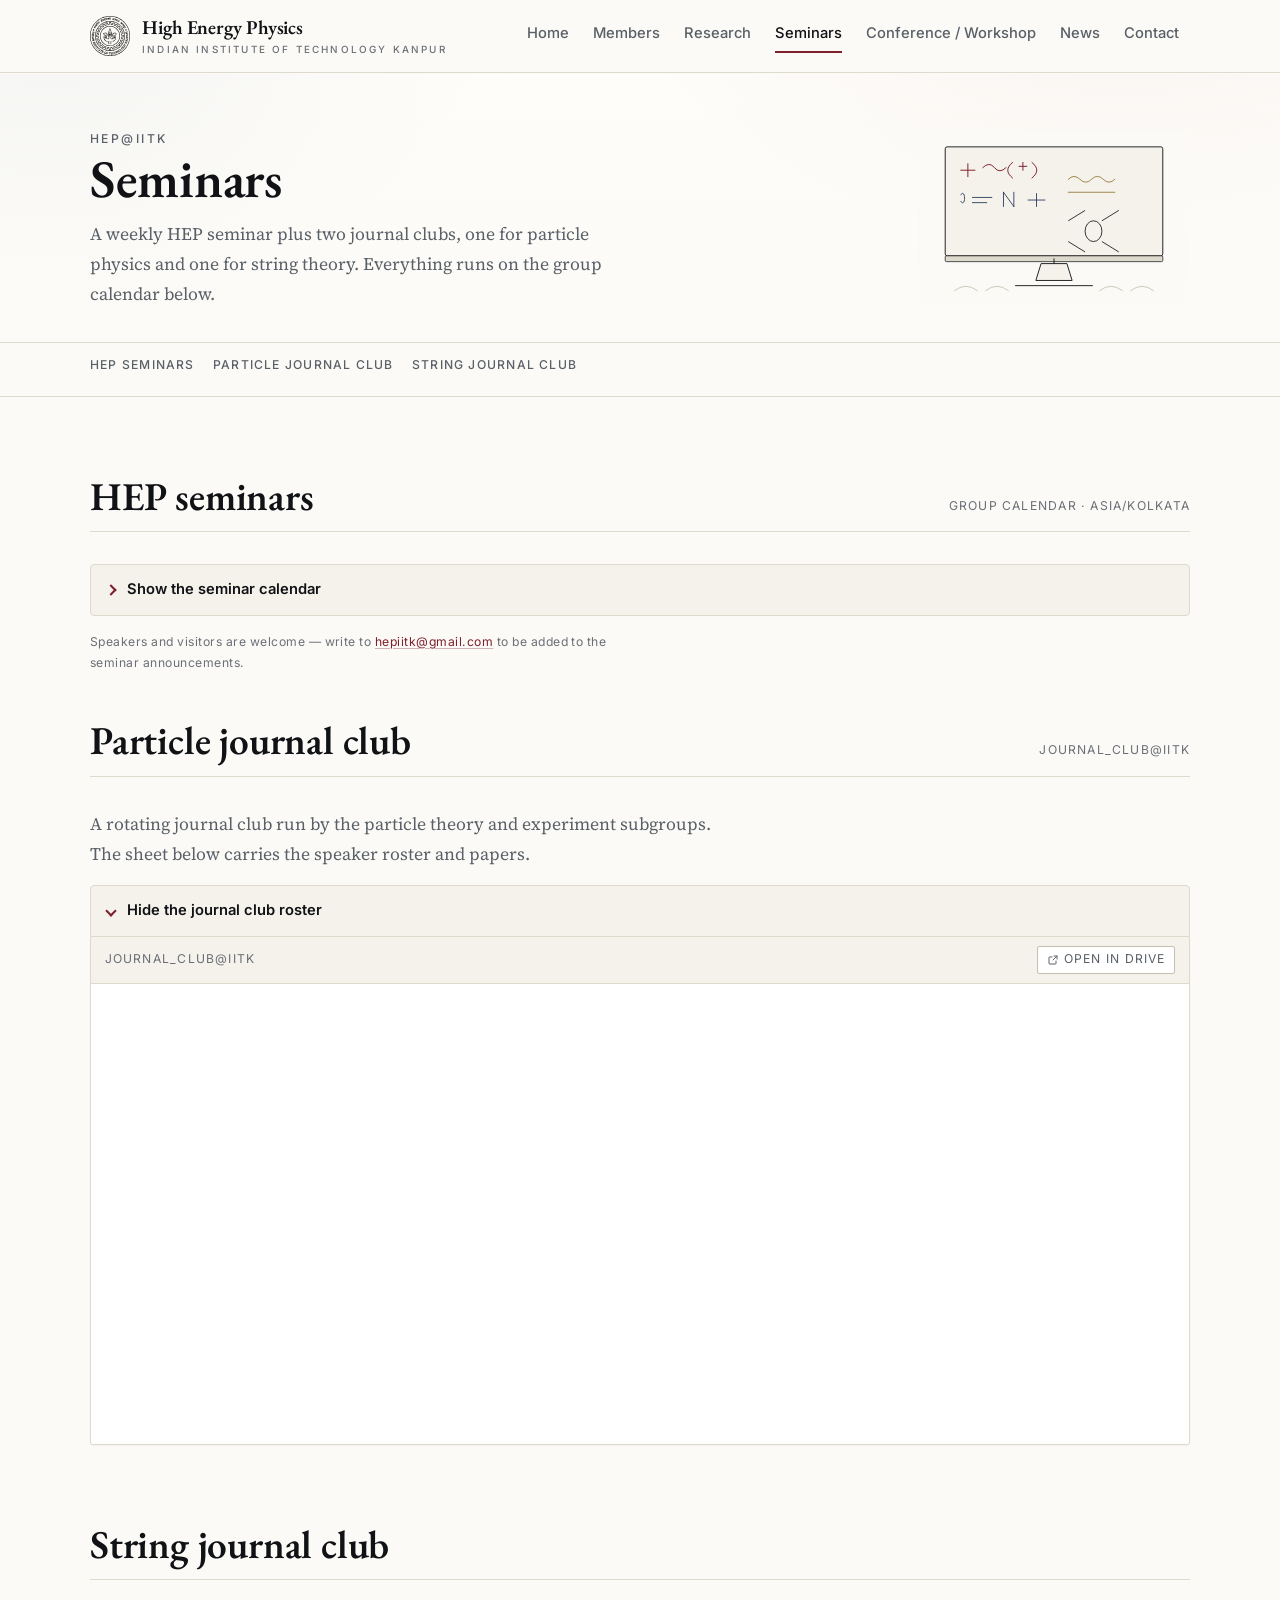
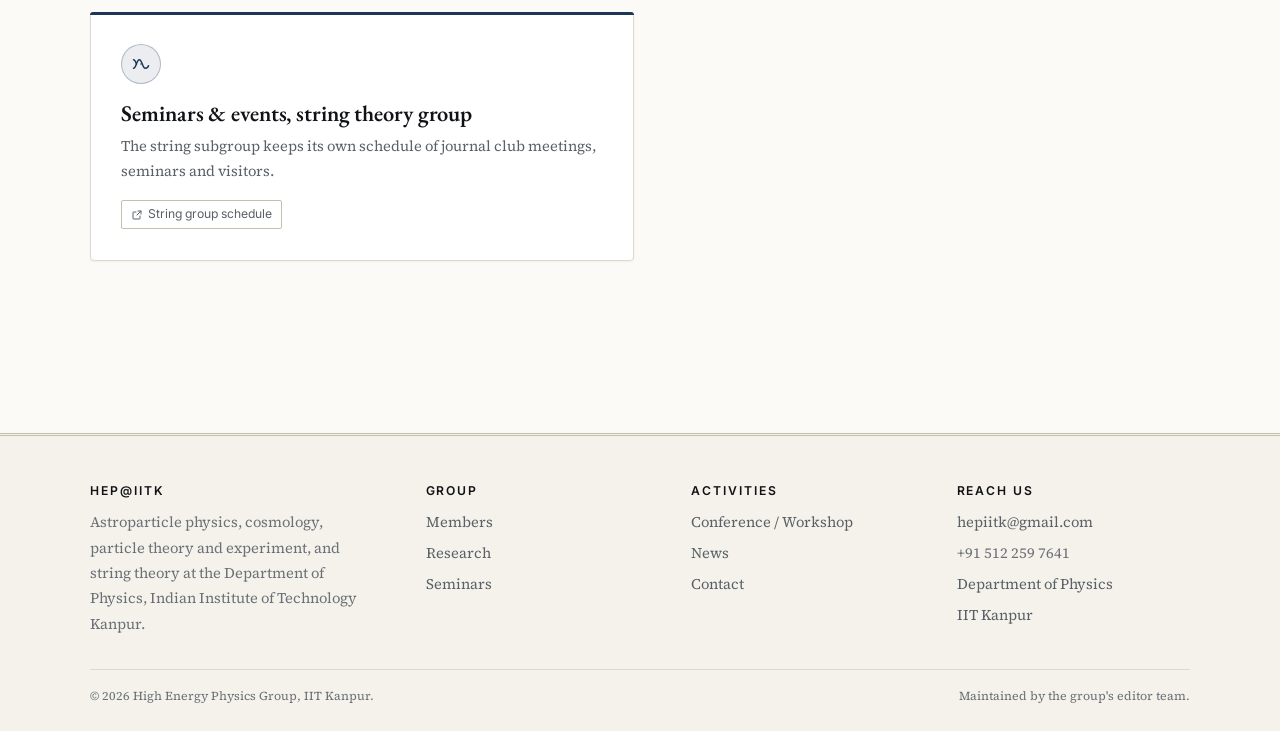
<file: seminars.html>
<!DOCTYPE html>
<html lang="en">
<head>
<meta charset="utf-8">
<meta name="viewport" content="width=device-width, initial-scale=1">
<title>Seminars · HEP@IITK</title>
<meta name="description" content="HEP seminars, the particle journal club and the string journal club at IIT Kanpur.">
<meta name="theme-color" content="#fbfaf6">
<meta property="og:site_name" content="HEP IIT Kanpur">
<meta property="og:title" content="Seminars · HEP@IITK">
<meta property="og:description" content="HEP seminars, the particle journal club and the string journal club at IIT Kanpur.">
<meta property="og:type" content="website">
<meta property="og:url" content="https://hepiitk.github.io/seminars.html">
<link rel="canonical" href="https://hepiitk.github.io/seminars.html">
<link rel="preconnect" href="https://fonts.googleapis.com">
<link rel="preconnect" href="https://fonts.gstatic.com" crossorigin>
<link href="https://fonts.googleapis.com/css2?family=EB+Garamond:ital,wght@0,400;0,500;0,600;1,400&family=Source+Serif+4:ital,opsz,wght@0,8..60,400;0,8..60,600;1,8..60,400&family=Inter:wght@400;500;600&display=swap" rel="stylesheet">
<link rel="stylesheet" href="assets/style.css">
<link rel="icon" href="assets/favicon.svg" type="image/svg+xml">
<script defer src='https://static.cloudflareinsights.com/beacon.min.js' data-cf-beacon='{"token": "105c794566d0415baa018de40badc84c"}'></script>
</head>
<body>
<a class="skip-link" href="#main">Skip to content</a>
<header class="site-header">
  <div class="wrap header-inner">
    <a class="brand" href="index.html">
      <img class="brand__logo" src="assets/iitk-logo.svg" alt="" onerror="this.setAttribute('data-failed','')">
      <svg class="brand__mark" viewBox="0 0 40 40" aria-hidden="true">
  <circle cx="20" cy="20" r="18.4" fill="none" stroke="currentColor" stroke-width="0.9"/>
  <circle cx="20" cy="20" r="15.6" fill="none" stroke="currentColor" stroke-width="0.6" opacity=".5"/>
  <g fill="none" stroke="currentColor" stroke-width="1.1">
    <ellipse cx="20" cy="20" rx="16" ry="6.4"/>
    <ellipse cx="20" cy="20" rx="16" ry="6.4" transform="rotate(60 20 20)"/>
    <ellipse cx="20" cy="20" rx="16" ry="6.4" transform="rotate(120 20 20)"/>
  </g>
  <circle cx="20" cy="20" r="3" fill="currentColor"/>
</svg>
      <span class="brand__text">
        <span class="brand__title">High Energy Physics</span>
        <span class="brand__sub">Indian Institute of Technology Kanpur</span>
      </span>
    </a>
    <button class="nav-toggle" type="button" aria-expanded="false" aria-controls="site-nav">
      <span class="visually-hidden">Menu</span><svg viewBox="0 0 24 24" fill="none" stroke="currentColor" stroke-width="2" stroke-linecap="round" aria-hidden="true"><path d="M4 7h16M4 12h16M4 17h16"/></svg>
    </button>
    <nav class="nav" id="site-nav" aria-label="Primary" data-open="false">
      <ul><li><a href="index.html">Home</a></li><li><a href="members.html">Members</a></li><li><a href="research.html">Research</a></li><li><a href="seminars.html" aria-current="page">Seminars</a></li><li><a href="conferences.html">Conference / Workshop</a></li><li><a href="news.html">News</a></li><li><a href="contact.html">Contact</a></li></ul>
    </nav>
  </div>
</header>
<main id="main">  <section class="page-head">
    <div class="wrap">
    <div class="page-head__grid">
      <div>
        <p class="eyebrow">HEP@IITK</p>
        <h1>Seminars</h1>
        <p>A weekly HEP seminar plus two journal clubs, one for particle physics and one for string theory. Everything runs on the group calendar below.</p>
        
      </div>
      <figure class="page-head__illus"><img src="assets/img/seminar.svg" alt="Blackboard with an equation and a lectern" loading="eager" decoding="async" onerror="this.setAttribute('data-failed','')"></figure>
    </div>
    </div>
  </section>

  <div class="subnav">
    <div class="wrap">
      <ul>
        <li><a href="#hep-seminars">HEP seminars</a></li>
        <li><a href="#particle-jc">Particle journal club</a></li>
        <li><a href="#string-jc">String journal club</a></li>
      </ul>
    </div>
  </div>

  <section class="section section--tight" id="hep-seminars">
    <div class="wrap">
      <div class="section-head">
        <h2>HEP seminars</h2>
        <span class="section-head__aside">group calendar · Asia/Kolkata</span>
      </div>
      <details class="fold" data-reveal>
        <summary><span class="fold__open">Show the seminar calendar</span><span class="fold__close">Hide the seminar calendar</span></summary>
      <div class="embed embed--calendar">
        <div class="embed__bar">
          <span>hepiitk@gmail.com</span>
          <a class="chip" href="https://calendar.google.com/calendar/embed?src=hepiitk%40gmail.com&ctz=Asia%2FKolkata" target="_blank" rel="noopener"><svg viewBox="0 0 24 24" fill="none" stroke="currentColor" stroke-width="2" stroke-linecap="round" stroke-linejoin="round" aria-hidden="true"><path d="M14 4h6v6M20 4l-8 8M18 14v5a1 1 0 0 1-1 1H5a1 1 0 0 1-1-1V7a1 1 0 0 1 1-1h5"/></svg><span>Open calendar</span></a>
        </div>
        <iframe src="https://calendar.google.com/calendar/embed?src=hepiitk%40gmail.com&ctz=Asia%2FKolkata&color=%239fe1e7&mode=AGENDA&showTitle=0&showPrint=0" title="HEP@IITK seminar calendar" loading="lazy"></iframe>
      </div>
      </details>
      <p class="credit mt-4">
        Speakers and visitors are welcome — write to
        <a href="mailto:hepiitk@gmail.com">hepiitk@gmail.com</a> to be added to the seminar announcements.
      </p>
    </div>
  </section>

  <section class="section" id="particle-jc">
    <div class="wrap">
      <div class="section-head">
        <h2>Particle journal club</h2>
        <span class="section-head__aside">Journal_Club@IITK</span>
      </div>
      <p class="muted">A rotating journal club run by the particle theory and experiment
         subgroups. The sheet below carries the speaker roster and papers.</p>
      <details class="fold" data-reveal open>
        <summary><span class="fold__open">Show the journal club roster</span><span class="fold__close">Hide the journal club roster</span></summary>
      <div class="embed embed--sheet">
        <div class="embed__bar">
          <span>Journal_Club@IITK</span>
          <a class="chip" href="https://drive.google.com/open?id=1anX0qlXKS1CVkrHNJprBONlXY60kgFt8gxzGX6w_rms" target="_blank" rel="noopener"><svg viewBox="0 0 24 24" fill="none" stroke="currentColor" stroke-width="2" stroke-linecap="round" stroke-linejoin="round" aria-hidden="true"><path d="M14 4h6v6M20 4l-8 8M18 14v5a1 1 0 0 1-1 1H5a1 1 0 0 1-1-1V7a1 1 0 0 1 1-1h5"/></svg><span>Open in Drive</span></a>
        </div>
        <iframe src="https://docs.google.com/spreadsheets/d/1anX0qlXKS1CVkrHNJprBONlXY60kgFt8gxzGX6w_rms/htmlembed?gid=0" title="Journal_Club@IITK" loading="lazy"></iframe>
      </div>
      </details>
    </div>
  </section>

  <section class="section" id="string-jc">
    <div class="wrap">
      <div class="section-head"><h2>String journal club</h2></div>
      <div class="card accent-navy" style="max-width:34rem" data-reveal>
        <span class="card__icon"><svg viewBox="0 0 24 24" fill="none" stroke="currentColor" stroke-width="1.8" stroke-linecap="round" aria-hidden="true"><path d="M3 17c3.5 0 3.5-10 7-10s3.5 10 7 10 4-3 4-3"/><path d="M3 7c1.8 0 2.6 2.6 3.6 5"/><circle cx="12" cy="12" r="0.9" fill="currentColor" stroke="none"/></svg></span>
        <h3>Seminars &amp; events, string theory group</h3>
        <p>The string subgroup keeps its own schedule of journal club meetings, seminars
           and visitors.</p>
        <p class="mt-4"><a class="chip" href="https://sites.google.com/view/st-iitk/seminars-events" target="_blank" rel="noopener"><svg viewBox="0 0 24 24" fill="none" stroke="currentColor" stroke-width="2" stroke-linecap="round" stroke-linejoin="round" aria-hidden="true"><path d="M14 4h6v6M20 4l-8 8M18 14v5a1 1 0 0 1-1 1H5a1 1 0 0 1-1-1V7a1 1 0 0 1 1-1h5"/></svg><span>String group schedule</span></a></p>
      </div>
    </div>
  </section>
</main>
<footer class="site-footer">
  <div class="wrap">
    <div class="footer-grid">
      <div>
        <h2>HEP@IITK</h2>
        <p class="dim" style="font-size:var(--step--1);max-width:34ch">
          Astroparticle physics, cosmology, particle theory and experiment, and string
          theory at the Department of Physics, Indian Institute of Technology Kanpur.
        </p>
      </div>
      <div>
        <h2>Group</h2>
        <ul><li><a href="members.html">Members</a></li><li><a href="research.html">Research</a></li><li><a href="seminars.html">Seminars</a></li></ul>
      </div>
      <div>
        <h2>Activities</h2>
        <ul><li><a href="conferences.html">Conference / Workshop</a></li><li><a href="news.html">News</a></li><li><a href="contact.html">Contact</a></li></ul>
      </div>
      <div>
        <h2>Reach us</h2>
        <ul>
          <li><a href="mailto:hepiitk@gmail.com">hepiitk@gmail.com</a></li>
          <li><span class="dim">+91 512 259 7641</span></li>
          <li><a href="https://www.iitk.ac.in/phy/" target="_blank" rel="noopener">Department of Physics</a></li>
          <li><a href="https://www.iitk.ac.in/" target="_blank" rel="noopener">IIT Kanpur</a></li>
        </ul>
      </div>
    </div>
    <div class="footer-bottom">
      <span>© <span data-year>2026</span> High Energy Physics Group, IIT Kanpur.</span>
      <span class="dim">Maintained by the group's editor team.</span>
    </div>
  </div>
</footer>
<script src="assets/js/app.js" defer></script>
</body>
</html>
</file>
<file: assets/style.css>
/* ==========================================================================
   High Energy Physics @ IIT Kanpur — shared stylesheet
   Light "classic academic" theme: off-white paper, serif text, hairline rules,
   maroon accent. No glow, no heavy shadow — structure comes from rules and
   white space, the way a printed journal does it.

   Structure: 1 tokens · 2 reset · 3 layout · 4 masthead/nav · 5 hero
              6 components · 7 figures & images · 8 page blocks · 9 footer
              10 utilities · 11 motion / print / a11y
   ========================================================================== */

/* ---------- 1. Design tokens ---------------------------------------------- */
:root {
  /* Paper & ink */
  --paper: #fbfaf6;          /* page background, warm off-white */
  --paper-2: #f4f2ea;        /* alternating band */
  --card: #ffffff;
  --ink: #1e2024;            /* body text */
  --ink-hi: #101216;         /* headings */
  --ink-mid: #5a6068;        /* secondary text */
  --ink-low: #6b7078;        /* captions, meta — 4.6:1 on paper */

  /* Rules */
  --rule: #ded9cd;
  --rule-strong: #c5bfae;

  /* Accents */
  --maroon: #7d1f2c;         /* primary — IIT Kanpur red */
  --maroon-dark: #5d1620;
  --maroon-tint: #f6ecec;
  --navy: #1d3557;
  --navy-tint: #eceff5;
  --gold: #8a6a24;
  --gold-tint: #f6f0e2;
  --green: #2f5d43;
  --accent: var(--maroon);

  /* Typography */
  --font-display: "EB Garamond", Garamond, Georgia, "Times New Roman", serif;
  --font-serif: "Source Serif 4", Georgia, "Times New Roman", serif;
  --font-ui: "Inter", ui-sans-serif, system-ui, -apple-system, "Segoe UI",
    Roboto, "Helvetica Neue", Arial, sans-serif;

  --step--2: clamp(0.7rem, 0.68rem + 0.1vw, 0.76rem);
  --step--1: clamp(0.83rem, 0.8rem + 0.15vw, 0.92rem);
  --step-0: clamp(1rem, 0.97rem + 0.2vw, 1.1rem);
  --step-1: clamp(1.2rem, 1.13rem + 0.34vw, 1.4rem);
  --step-2: clamp(1.45rem, 1.3rem + 0.7vw, 1.9rem);
  --step-3: clamp(1.75rem, 1.5rem + 1.2vw, 2.5rem);
  --step-4: clamp(2.1rem, 1.7rem + 2vw, 3.35rem);
  --step-5: clamp(2.5rem, 1.8rem + 3.4vw, 4.4rem);

  /* Space */
  --sp-1: 0.25rem;
  --sp-2: 0.5rem;
  --sp-3: 0.75rem;
  --sp-4: 1rem;
  --sp-5: 1.5rem;
  --sp-6: 2rem;
  --sp-7: 3rem;
  --sp-8: 4rem;
  --sp-9: 6rem;

  /* Shape & depth — restrained on purpose */
  --r-sm: 3px;
  --r-md: 4px;
  --r-lg: 6px;
  --shadow-1: 0 1px 2px rgba(30, 32, 36, 0.05);
  --shadow-2: 0 2px 10px -4px rgba(30, 32, 36, 0.12);
  --shadow-3: 0 10px 28px -14px rgba(30, 32, 36, 0.22);

  --wrap: 1180px;
  --wrap-narrow: 760px;
  --header-h: 72px;
  --ease: cubic-bezier(0.22, 1, 0.36, 1);
}

/* ---------- 2. Reset & base ---------------------------------------------- */
*,
*::before,
*::after { box-sizing: border-box; }

html {
  -webkit-text-size-adjust: 100%;
  scroll-behavior: smooth;
  scroll-padding-top: calc(var(--header-h) + 1rem);
}

body {
  margin: 0;
  background-color: var(--paper);
  color: var(--ink);
  font-family: var(--font-serif);
  font-size: var(--step-0);
  line-height: 1.72;
  -webkit-font-smoothing: antialiased;
  text-rendering: optimizeLegibility;
  overflow-x: hidden;
}

/* A faint laid-paper wash — no pattern, just warmth at the top of the page. */
body::before {
  content: "";
  position: fixed;
  inset: 0;
  z-index: -1;
  pointer-events: none;
  background:
    radial-gradient(56rem 34rem at 88% -8%, rgba(125, 31, 44, 0.05), transparent 60%),
    radial-gradient(48rem 30rem at 4% 2%, rgba(29, 53, 87, 0.045), transparent 58%),
    linear-gradient(180deg, #fffefb, var(--paper) 40%);
}

h1, h2, h3, h4 {
  font-family: var(--font-display);
  color: var(--ink-hi);
  font-weight: 600;
  line-height: 1.16;
  letter-spacing: -0.005em;
  margin: 0 0 var(--sp-4);
  text-wrap: balance;
}
h1 { font-size: var(--step-5); line-height: 1.08; }
h2 { font-size: var(--step-3); }
h3 { font-size: var(--step-1); }
h4 { font-size: var(--step-0); }

p { margin: 0 0 var(--sp-4); max-width: 70ch; }
p:last-child { margin-bottom: 0; }

a {
  color: var(--maroon);
  text-decoration: underline;
  text-decoration-color: rgba(125, 31, 44, 0.32);
  text-decoration-thickness: 1px;
  text-underline-offset: 0.16em;
  transition: color 0.15s var(--ease), text-decoration-color 0.15s var(--ease);
}
a:hover { color: var(--maroon-dark); text-decoration-color: currentColor; }

img, svg, iframe { max-width: 100%; }
img { height: auto; display: block; }
figure { margin: 0; }   /* browsers default to 40px side margins */

ul, ol { margin: 0 0 var(--sp-4); padding-left: 1.2rem; }
li { margin-bottom: 0.3rem; }
li::marker { color: var(--rule-strong); }

hr {
  border: 0;
  height: 1px;
  background: var(--rule);
  margin: var(--sp-7) 0;
}

blockquote {
  margin: 0;
  padding-left: var(--sp-5);
  border-left: 2px solid var(--rule-strong);
  font-style: italic;
  color: var(--ink-mid);
}

code, kbd, samp {
  font-family: ui-monospace, SFMono-Regular, Menlo, Consolas, monospace;
  font-size: 0.88em;
  background: var(--paper-2);
  padding: 0.1em 0.35em;
  border-radius: var(--r-sm);
}

::selection { background: rgba(125, 31, 44, 0.16); }

:focus-visible {
  outline: 2px solid var(--maroon);
  outline-offset: 3px;
  border-radius: 2px;
}

/* ---------- 3. Layout ----------------------------------------------------- */
.wrap {
  width: 100%;
  max-width: var(--wrap);
  margin-inline: auto;
  padding-inline: clamp(1.1rem, 4vw, 2.5rem);
}
.wrap--narrow { max-width: var(--wrap-narrow); }

.section { padding-block: clamp(2.5rem, 6vw, 5rem); }
.section--tight { padding-block: clamp(1.75rem, 3.5vw, 3rem); }
.section + .section { padding-top: 0; }
.section--band {
  background: var(--paper-2);
  border-block: 1px solid var(--rule);
  padding-block: clamp(2.5rem, 5vw, 4rem) !important;
}

.grid { display: grid; gap: var(--sp-5); }
.grid--2 { grid-template-columns: repeat(auto-fit, minmax(min(100%, 22rem), 1fr)); }
.grid--3 { grid-template-columns: repeat(auto-fit, minmax(min(100%, 17rem), 1fr)); }
.grid--4 { grid-template-columns: repeat(auto-fit, minmax(min(100%, 13rem), 1fr)); }

.stack > * + * { margin-top: var(--sp-4); }
.cluster { display: flex; flex-wrap: wrap; gap: var(--sp-3); align-items: center; }

.split {
  display: grid;
  gap: clamp(2rem, 5vw, 3.5rem);
  grid-template-columns: minmax(0, 1.25fr) minmax(0, 1fr);
  align-items: start;
}
.split--even { grid-template-columns: repeat(2, minmax(0, 1fr)); }
@media (max-width: 880px) {
  .split, .split--even { grid-template-columns: 1fr; }
}

/* Section heading: small-caps label, name, hairline rule */
.section-head {
  display: flex;
  flex-wrap: wrap;
  align-items: baseline;
  gap: var(--sp-3) var(--sp-4);
  margin-bottom: var(--sp-6);
  padding-bottom: var(--sp-3);
  border-bottom: 1px solid var(--rule);
}
.section-head h2 { margin: 0; min-width: 0; }
.section-head .section-head__aside {
  font-family: var(--font-ui);
  font-size: var(--step--2);
  letter-spacing: 0.1em;
  text-transform: uppercase;
  color: var(--ink-low);
  margin-left: auto;
}
@media (max-width: 720px) {
  .section-head .section-head__aside { margin-left: 0; }
}

.eyebrow {
  display: block;
  font-family: var(--font-ui);
  font-size: var(--step--2);
  font-weight: 500;
  letter-spacing: 0.2em;
  text-transform: uppercase;
  color: var(--maroon);
  margin-bottom: var(--sp-3);
}

.lede {
  font-size: var(--step-1);
  line-height: 1.62;
  color: var(--ink);
  max-width: 60ch;
}

/* Classic drop cap for the opening paragraph on the home page */
.dropcap::first-letter {
  float: left;
  font-family: var(--font-display);
  font-size: 3.5em;
  line-height: 0.82;
  font-weight: 600;
  color: var(--maroon);
  margin: 0.06em 0.12em 0 0;
}

/* Home page research cards: topics as one quiet line instead of boxes */
.card__topics {
  margin: var(--sp-4) 0 0;
  padding-top: var(--sp-3);
  border-top: 1px solid var(--rule);
  font-family: var(--font-ui);
  font-size: var(--step--2);
  line-height: 1.7;
  letter-spacing: 0.02em;
  color: var(--ink-low);
}

/* ---------- 4. Masthead & navigation ------------------------------------- */
.skip-link {
  position: absolute;
  left: 50%;
  top: 0;
  transform: translate(-50%, -110%);
  z-index: 100;
  background: var(--maroon);
  color: #fff;
  font-family: var(--font-ui);
  font-size: var(--step--1);
  font-weight: 600;
  padding: 0.6rem 1.1rem;
  text-decoration: none;
  transition: transform 0.2s var(--ease);
}
.skip-link:focus { transform: translate(-50%, 0); color: #fff; }

.site-header {
  position: sticky;
  top: 0;
  z-index: 50;
  background: rgba(251, 250, 246, 0.94);
  backdrop-filter: saturate(120%) blur(8px);
  -webkit-backdrop-filter: saturate(120%) blur(8px);
  border-bottom: 1px solid var(--rule);
  box-shadow: 0 1px 0 rgba(255, 255, 255, 0.9), 0 3px 0 -2px var(--rule);
}
.header-inner {
  min-height: var(--header-h);
  display: flex;
  align-items: center;
  justify-content: space-between;
  gap: var(--sp-4);
}

.brand {
  display: inline-flex;
  align-items: center;
  gap: 0.75rem;
  text-decoration: none;
  color: var(--ink-hi);
}
.brand:hover { color: var(--ink-hi); }
.brand__mark {
  width: 38px;
  height: 38px;
  flex: none;
  color: var(--maroon);
}
/* Institute emblem, if assets/iitk-logo.svg is present */
.brand__logo {
  width: 40px;
  height: 40px;
  flex: none;
  object-fit: contain;
  mix-blend-mode: multiply;
}
.brand__logo[data-failed] { display: none; }
.brand:has(.brand__logo:not([data-failed])) .brand__mark { display: none; }

.brand__text { display: flex; flex-direction: column; line-height: 1.1;  row-gap: 0.3rem;}
.brand__title {
  font-family: var(--font-display);
  font-weight: 600;
  font-size: 1.22rem;
  letter-spacing: -0.005em;
  color: var(--ink-hi);
}
.brand__sub {
  font-family: var(--font-ui);
  font-size: 0.62rem;
  font-weight: 500;
  letter-spacing: 0.22em;
  text-transform: uppercase;
  color: var(--ink-low);
}

.nav-toggle {
  display: none;
  background: transparent;
  border: 1px solid var(--rule-strong);
  color: var(--ink-hi);
  border-radius: var(--r-sm);
  padding: 0.45rem 0.6rem;
  cursor: pointer;
  line-height: 0;
}
.nav-toggle svg { width: 20px; height: 20px; }

.nav ul {
  display: flex;
  gap: 0.1rem;
  list-style: none;
  margin: 0;
  padding: 0;
}
.nav a {
  display: block;
  padding: 0.45rem 0.7rem;
  font-family: var(--font-ui);
  font-size: var(--step--1);
  font-weight: 500;
  color: var(--ink-mid);
  text-decoration: none;
  position: relative;
  transition: color 0.15s var(--ease);
}
.nav a:hover { color: var(--maroon); }
.nav a[aria-current="page"] { color: var(--ink-hi); }
.nav a[aria-current="page"]::after {
  content: "";
  position: absolute;
  left: 0.7rem;
  right: 0.7rem;
  bottom: 0;
  height: 2px;
  background: var(--maroon);
}

@media (max-width: 900px) {
  .nav-toggle { display: inline-block; }
  .nav {
    position: absolute;
    top: 100%;
    inset-inline: 0;
    background: var(--paper);
    border-bottom: 1px solid var(--rule);
    box-shadow: var(--shadow-2);
    display: grid;
    grid-template-rows: 0fr;
    transition: grid-template-rows 0.28s var(--ease);
  }
  .nav > ul {
    flex-direction: column;
    gap: 0;
    overflow: hidden;
    padding-inline: clamp(1.1rem, 4vw, 2.5rem);
  }
  .nav[data-open="true"] { grid-template-rows: 1fr; }
  .nav a { padding: 0.8rem 0.15rem; font-size: var(--step-0); }
  .nav li + li { border-top: 1px solid var(--rule); }
  .nav a[aria-current="page"]::after { left: 0.15rem; right: auto; width: 1.4rem; bottom: 0.45rem; }
  .nav > ul > li:last-child a { padding-bottom: 1.1rem; }
}

/* ---------- 5. Hero ------------------------------------------------------- */
.hero {
  position: relative;
  padding-block: clamp(2.75rem, 7vw, 5.5rem);
}
.hero__grid {
  display: grid;
  gap: clamp(2rem, 5vw, 3.5rem);
  grid-template-columns: minmax(0, 1.05fr) minmax(0, 0.95fr);
  align-items: center;
}
@media (max-width: 900px) {
  .hero { padding-bottom: var(--sp-2); }
  .hero__grid { grid-template-columns: 1fr; }
  /* one column (tablet / phone): heading and text first, the animation below */
  .hero__art { order: 0; max-width: 30rem; margin-inline: auto; margin-top: var(--sp-2); }
}
/* phones: the animation uses the full screen width (cancels the page's side margins) */
@media (max-width: 600px) {
  .hero__art { max-width: none; }
  .hero__art .merger {
    width: calc(100% + 2 * clamp(1.1rem, 4vw, 2.5rem));
    margin-inline: calc(-1 * clamp(1.1rem, 4vw, 2.5rem));
  }
}
.hero h1 {
  color: var(--ink-hi);
  font-size: var(--step-4);          /* a little smaller than other pages' h1 */
}
.hero h1 em {
  font-style: italic;
  color: var(--maroon);
}
.hero .lede { font-size: clamp(1.02rem, 0.98rem + 0.22vw, 1.16rem); }
.hero__rule {
  width: 4.5rem;
  height: 2px;
  background: var(--maroon);
  margin: var(--sp-5) 0;
}
.hero__actions { margin-top: var(--sp-6); }

/* Hero art: the group photo when present, the animation otherwise */
.hero__art { position: relative; width: 100%; }
.hero__art img {
  width: 100%;
  border: 1px solid var(--rule);
  border-radius: var(--r-md);
  background: var(--card);
  padding: 6px;
}
.hero__art svg { width: 100%; height: auto; display: block; }
.hero__art:has(img:not([data-failed])) svg { display: none; }
.hero__art img[data-failed] { display: none; }
.hero__art:has(img[data-failed]) figcaption { display: none; }
.hero__art figcaption { text-align: right; }

/* Home page animation (assets/js/merger.js): no frame or background of its own */
.merger {
  position: relative;
  width: min(100%, 36rem);
  margin-inline: auto;
  aspect-ratio: 1;
}
.merger canvas { display: block; width: 100%; height: 100%; }

@keyframes spin { to { transform: rotate(360deg); } }
/* ---------- 6. Components ------------------------------------------------ */

/* Buttons */
.btn {
  display: inline-flex;
  align-items: center;
  gap: 0.5rem;
  padding: 0.6rem 1.15rem;
  border-radius: var(--r-sm);
  border: 1px solid var(--maroon);
  font-family: var(--font-ui);
  font-size: var(--step--1);
  font-weight: 600;
  text-decoration: none;
  cursor: pointer;
  transition: background-color 0.16s var(--ease), color 0.16s var(--ease),
    border-color 0.16s var(--ease);
}
.btn svg { width: 1em; height: 1em; flex: none; }

.btn--primary { background: var(--maroon); color: #fff; }
.btn--primary:hover { background: var(--maroon-dark); border-color: var(--maroon-dark); color: #fff; }

.btn--ghost { background: transparent; border-color: var(--rule-strong); color: var(--ink-hi); }
.btn--ghost:hover { border-color: var(--maroon); color: var(--maroon); background: var(--maroon-tint); }

/* Card */
.card {
  position: relative;
  background: var(--card);
  border: 1px solid var(--rule);
  border-radius: var(--r-md);
  padding: clamp(1.25rem, 2.4vw, 1.9rem);
  box-shadow: var(--shadow-1);
  transition: border-color 0.2s var(--ease), box-shadow 0.2s var(--ease);
}
.card::before {
  content: "";
  position: absolute;
  inset-inline: -1px;
  top: -1px;
  height: 3px;
  background: var(--accent);
  border-radius: var(--r-md) var(--r-md) 0 0;
}
.card:hover { border-color: var(--rule-strong); box-shadow: var(--shadow-2); }
.card h3 { margin-bottom: var(--sp-2); }
.card p { color: var(--ink-mid); font-size: var(--step--1); }

.card--link { display: block; text-decoration: none; color: inherit; }
.card--link:hover { color: inherit; }
.card--flat::before { display: none; }

.card__icon {
  width: 2.5rem;
  height: 2.5rem;
  display: grid;
  place-items: center;
  border-radius: 50%;
  background: color-mix(in srgb, var(--accent) 9%, #fff);
  border: 1px solid color-mix(in srgb, var(--accent) 28%, transparent);
  color: var(--accent);
  margin-bottom: var(--sp-4);
}
.card__icon svg { width: 1.25rem; height: 1.25rem; }

/* Accent variants — set --accent, everything follows */
.accent-maroon { --accent: var(--maroon); }
.accent-navy { --accent: var(--navy); }
.accent-gold { --accent: var(--gold); }
.accent-green { --accent: var(--green); }

/* Stat row — hairline dividers, serif numerals */
.stats {
  display: grid;
  grid-template-columns: repeat(auto-fit, minmax(9rem, 1fr));
  border-top: 1px solid var(--rule-strong);
  border-bottom: 1px solid var(--rule-strong);
}
.stat {
  padding: clamp(1rem, 2.2vw, 1.5rem) var(--sp-3);
  text-align: center;
  border-left: 1px solid var(--rule);
}
.stat:first-child { border-left: 0; }
.stat__num {
  display: block;
  font-family: var(--font-display);
  font-size: var(--step-4);
  font-weight: 600;
  line-height: 1;
  color: var(--ink-hi);
  font-variant-numeric: lining-nums tabular-nums;
}
.stat__label {
  display: block;
  margin-top: 0.45rem;
  font-family: var(--font-ui);
  font-size: var(--step--2);
  letter-spacing: 0.14em;
  text-transform: uppercase;
  color: var(--ink-low);
}

/* Pills / tags */
.pill {
  display: inline-block;
  padding: 0.22rem 0.62rem;
  border-radius: 2px;
  border: 1px solid var(--rule-strong);
  background: var(--card);
  font-family: var(--font-ui);
  font-size: var(--step--2);
  color: var(--ink-mid);
  white-space: nowrap;
}
.pill--accent {
  border-color: color-mix(in srgb, var(--accent) 35%, transparent);
  background: color-mix(in srgb, var(--accent) 7%, #fff);
  color: color-mix(in srgb, var(--accent) 88%, #000);
}
.pill-list { display: flex; flex-wrap: wrap; gap: 0.4rem; list-style: none; margin: 0; padding: 0; }
.pill-list li { margin: 0; max-width: 100%; }
.pill-list .pill { max-width: 100%; white-space: normal; }  /* long topics wrap instead of overflowing */

/* Person card — large portrait, name, interests.
   Portraits are deliberately big (4:5, ~10rem wide) to match the old site,
   where each member had a full-size photograph rather than a thumbnail. */
.people {
  display: grid;
  grid-template-columns: repeat(auto-fill, minmax(min(100%, 24rem), 1fr));
  gap: var(--sp-6) var(--sp-6);
}
.person {
  display: grid;
  grid-template-columns: minmax(7rem, 10.5rem) minmax(0, 1fr);
  gap: var(--sp-4);
  align-items: start;
  padding-bottom: var(--sp-5);
  border-bottom: 1px solid var(--rule);
}
@media (max-width: 420px) {
  .person { grid-template-columns: 8rem minmax(0, 1fr); gap: var(--sp-3); }
}
.person__avatar {
  position: relative;
  width: 100%;
  aspect-ratio: 4.5 / 5;
  display: grid;
  place-items: center;
  overflow: hidden;
  border: 1px solid var(--rule);
  border-radius: var(--r-sm);
  background: var(--paper-2);
  font-family: var(--font-display);
  font-size: 1.9rem;
  font-weight: 600;
  color: var(--ink-low);
  box-shadow: var(--shadow-1);
}
.person__avatar img {
  position: absolute;
  inset: 0;
  width: 100%;
  height: 100%;
  object-fit: cover;
  object-position: center 22%;
}
.person__avatar img[data-failed] { display: none; }
.person__body { min-width: 0; }
.person__name {
  font-family: var(--font-display);
  font-size: var(--step-1);
  font-weight: 600;
  color: var(--ink-hi);
  margin: 0 0 0.1rem;
}
.person__interests {
  font-size: var(--step--1);
  color: var(--ink-mid);
  margin: 0.3rem 0 0.7rem;
  line-height: 1.55;
}
.person__interests b {
  font-family: var(--font-ui);
  font-weight: 600;
  font-size: 0.82em;
  letter-spacing: 0.08em;
  text-transform: uppercase;
  color: var(--ink-low);
}
.person__links { display: flex; flex-wrap: wrap; gap: 0.4rem; }

/* Small outlined link chip */
.chip {
  display: inline-flex;
  align-items: center;
  gap: 0.3rem;
  max-width: 100%;
  padding: 0.18rem 0.55rem;
  border-radius: 2px;
  border: 1px solid var(--rule-strong);
  background: var(--card);
  font-family: var(--font-ui);
  font-size: var(--step--2);
  color: var(--ink-mid);
  text-decoration: none;
  transition: all 0.15s var(--ease);
}
.chip svg { width: 0.75rem; height: 0.75rem; flex: none; }
.chip span { overflow-wrap: anywhere; min-width: 0; }
.chip:hover { color: #fff; background: var(--maroon); border-color: var(--maroon); }
.chip--muted { opacity: 0.4; pointer-events: none; }

/* Photo wall — postdocs and graduate students, portrait per person */
.wall {
  display: grid;
  grid-template-columns: repeat(auto-fill, minmax(min(100%, 16rem), 1fr));
  gap: var(--sp-4) var(--sp-5);
  list-style: none;
  margin: 0;
  padding: 0;
}
.wall li { margin: 0; }
.wall__item {
  display: grid;
  grid-template-columns: 8rem minmax(0, 1fr);   /* ← portrait width goes HERE */
  grid-template-rows: 1fr auto auto 1fr;
  column-gap: var(--sp-4);
  row-gap: 0.35rem;
  align-items: start;
  padding-bottom: var(--sp-3);
  border-bottom: 1px solid var(--rule);
}
.wall__body  { display: contents; }
.wall__name  { grid-column: 2; grid-row: 2; min-width: 0; }
.wall__links { grid-column: 2; grid-row: 3; flex-wrap: wrap; }
.wall__photo {
  position: relative;
  grid-column: 1;
  grid-row: 1 / -1;
  width: 100%;
  aspect-ratio: 4.5 / 5;
  overflow: hidden;
  display: grid;
  place-items: center;
  border: 1px solid var(--rule);
  border-radius: var(--r-sm);
  background: var(--paper-2);
  font-family: var(--font-display);
  font-size: 1.15rem;
  font-weight: 600;
  color: var(--ink-low);
  box-shadow: var(--shadow-1);
  transition: box-shadow 0.2s var(--ease), border-color 0.2s var(--ease);
}
.wall__item:hover .wall__photo { box-shadow: var(--shadow-2); border-color: var(--rule-strong); }
@media (max-width: 420px) {
  .wall__item { grid-template-columns: 4.75rem minmax(0, 1fr); }
}
.wall__photo img {
  position: absolute;
  inset: 0;
  width: 100%;
  height: 100%;
  object-fit: cover;
  object-position: center 20%;
}
.wall__photo img[data-failed] { display: none; }
.wall__name {
  font-family: var(--font-display);
  font-size: var(--step-0);
  font-weight: 600;
  line-height: 1.24;
  color: var(--ink-hi);
}
.wall__links { display: flex; gap: 0.3rem; }

/* Compact roster (kept for lists without photos) */
.roster {
  display: grid;
  grid-template-columns: repeat(auto-fill, minmax(min(100%, 15.5rem), 1fr));
  gap: 0.35rem var(--sp-5);
  list-style: none;
  margin: 0;
  padding: 0;
}
.roster li { margin: 0; }
.roster__item {
  display: flex;
  flex-wrap: wrap;
  align-items: center;
  gap: 0.6rem;
  padding: 0.5rem 0.15rem;
  border-bottom: 1px solid var(--rule);
  font-size: var(--step--1);
}
.roster__thumb {
  position: relative;
  flex: none;
  width: 2.1rem;
  height: 2.1rem;
  border-radius: 50%;
  overflow: hidden;
  background: var(--paper-2);
  border: 1px solid var(--rule);
  display: grid;
  place-items: center;
  font-family: var(--font-display);
  font-size: 0.72rem;
  font-weight: 600;
  color: var(--ink-low);
}
.roster__thumb img {
  position: absolute;
  inset: 0;
  width: 100%;
  height: 100%;
  object-fit: cover;
  object-position: center 20%;
}
.roster__thumb img[data-failed] { display: none; }
.roster__name { color: var(--ink-hi); flex: 1 1 auto; min-width: 0; }
.roster__links { display: flex; gap: 0.25rem; flex: none; }
.icon-link {
  display: grid;
  place-items: center;
  width: 1.5rem;
  height: 1.5rem;
  border-radius: 50%;
  border: 1px solid var(--rule);
  color: var(--ink-low);
  text-decoration: none;
  transition: all 0.15s var(--ease);
}
.icon-link svg { width: 0.78rem; height: 0.78rem; }
.icon-link:hover { color: #fff; background: var(--maroon); border-color: var(--maroon); }

/* Alumni list with dotted leaders */
.alumni {
  list-style: none;
  margin: 0;
  padding: 0;
  /* border-top: 1px solid var(--rule); */
}
.alumni li {
  display: grid;
  grid-template-columns: minmax(10rem, 15rem) 7rem 1fr;
  gap: var(--sp-3);
  align-items: baseline;
  padding: 0.6rem 0.2rem;
  margin: 0;
  border-bottom: 1px dotted var(--rule-strong);
  font-size: var(--step--1);
}
.alumni__name { color: var(--ink-hi); }
.alumni__year {
  font-family: var(--font-ui);
  font-size: var(--step--2);
  letter-spacing: 0.06em;
  text-transform: uppercase;
  color: var(--maroon);
}
.alumni__now { color: var(--ink-mid); }
@media (max-width: 720px) {
  .alumni li { grid-template-columns: 1fr auto; row-gap: 0.1rem; }
  .alumni__now { grid-column: 1 / -1; }
}

/* Timeline (news, symposia) */
.timeline { position: relative; margin: 0; padding: 0 0 0 1.6rem; list-style: none; }
.timeline::before {
  content: "";
  position: absolute;
  left: 0.3rem;
  top: 0.6rem;
  bottom: 0.6rem;
  width: 1px;
  background: var(--rule-strong);
}
.timeline > li { position: relative; margin: 0 0 var(--sp-5); }
.timeline > li::before {
  content: "";
  position: absolute;
  left: -1.6rem;
  top: 0.55rem;
  width: 0.45rem;
  height: 0.45rem;
  margin-left: 0.08rem;
  border-radius: 50%;
  background: var(--maroon);
}
.timeline h3 { font-size: var(--step-0); margin-bottom: 0.25rem; }
.timeline p { font-size: var(--step--1); color: var(--ink-mid); }
.meta {
  font-family: var(--font-ui);
  font-size: var(--step--2);
  font-weight: 500;
  letter-spacing: 0.12em;
  text-transform: uppercase;
  color: var(--ink-low);
  display: block;
  margin-bottom: 0.2rem;
}

/* Embed frame (Google Calendar / Sheets) */
.embed {
  border: 1px solid var(--rule);
  border-radius: var(--r-md);
  overflow: hidden;
  background: var(--card);
  box-shadow: var(--shadow-1);
}
.embed__bar {
  display: flex;
  align-items: center;
  justify-content: space-between;
  gap: var(--sp-3);
  padding: 0.55rem 0.85rem;
  border-bottom: 1px solid var(--rule);
  background: var(--paper-2);
  font-family: var(--font-ui);
  font-size: var(--step--2);
  letter-spacing: 0.1em;
  text-transform: uppercase;
  color: var(--ink-low);
}
.embed iframe { display: block; width: 100%; border: 0; background: #fff; }
.embed--calendar iframe { height: 620px; }
.embed--sheet iframe { height: 460px; }
@media (max-width: 640px) {
  .embed--calendar iframe { height: 480px; }
  .embed--sheet iframe { height: 380px; }
}

/* Callout */
.callout {
  border: 1px solid var(--rule);
  border-left: 3px solid var(--accent);
  border-radius: 0 var(--r-md) var(--r-md) 0;
  background: color-mix(in srgb, var(--accent) 5%, #fff);
  padding: var(--sp-5);
}
.callout h3 { color: color-mix(in srgb, var(--accent) 85%, #000); }

/* Search field (members filter) */
.field {
  position: relative;
  display: flex;
  align-items: center;
  max-width: 24rem;
  flex: 1 1 18rem;
}
.field svg {
  position: absolute;
  left: 0.75rem;
  width: 1rem;
  height: 1rem;
  color: var(--ink-low);
  pointer-events: none;
}
.field input {
  width: 100%;
  padding: 0.6rem 0.9rem 0.6rem 2.35rem;
  border-radius: var(--r-sm);
  border: 1px solid var(--rule-strong);
  background: var(--card);
  color: var(--ink-hi);
  font-family: var(--font-serif);
  font-size: var(--step--1);
  transition: border-color 0.15s var(--ease), box-shadow 0.15s var(--ease);
}
.field input::placeholder { color: var(--ink-low); }
.field input:focus {
  outline: none;
  border-color: var(--maroon);
  box-shadow: 0 0 0 3px rgba(125, 31, 44, 0.1);
}

/* Sub-navigation (in-page anchors) */
.subnav {
  position: sticky;
  top: var(--header-h);
  z-index: 20;
  margin-bottom: var(--sp-6);
  padding-block: 0.6rem;
  background: rgba(251, 250, 246, 0.95);
  backdrop-filter: blur(8px);
  -webkit-backdrop-filter: blur(8px);
  border-bottom: 1px solid var(--rule);
}
.subnav ul {
  display: flex;
  gap: 1.15rem;
  list-style: none;
  margin: 0;
  padding: 0;
  overflow-x: auto;
  scrollbar-width: none;
}
.subnav ul::-webkit-scrollbar { display: none; }
.subnav a {
  display: block;
  padding: 0.2rem 0;
  font-family: var(--font-ui);
  font-size: var(--step--2);
  font-weight: 500;
  letter-spacing: 0.1em;
  text-transform: uppercase;
  color: var(--ink-mid);
  text-decoration: none;
  white-space: nowrap;
  border-bottom: 2px solid transparent;
  transition: color 0.15s var(--ease), border-color 0.15s var(--ease);
}
.subnav a:hover { color: var(--maroon); }
.subnav a.is-active { color: var(--maroon); border-bottom-color: var(--maroon); }

/* Page masthead band, optionally with a drawn illustration alongside */
.page-head {
  padding-block: clamp(2rem, 5vw, 3.5rem) clamp(1.25rem, 2.5vw, 2rem);
  border-bottom: 1px solid var(--rule);
}
.page-head h1 { font-size: var(--step-4); margin-bottom: var(--sp-3); }
.page-head p { color: var(--ink-mid); max-width: 62ch; margin: 0; }
.page-head__grid {
  display: grid;
  grid-template-columns: minmax(0, 1fr) minmax(0, 17rem);
  gap: clamp(1.5rem, 4vw, 3rem);
  align-items: center;
}
.page-head__illus img { width: 100%; }
@media (max-width: 760px) {
  .page-head__grid { grid-template-columns: 1fr; }
  .page-head__illus { max-width: 18rem; }
}

/* Drawn artwork at the top of a card */
.card__art {
  display: block;
  margin: calc(-1 * clamp(1.25rem, 2.4vw, 1.9rem)) calc(-1 * clamp(1.25rem, 2.4vw, 1.9rem)) var(--sp-5);
  border-bottom: 1px solid var(--rule);
  background: var(--paper-2);
}
.card__art img {
  width: 100%;
  aspect-ratio: 8 / 5;
  object-fit: contain;   /* line drawings must not be cropped */
}

/* Illustration inside a research subgroup panel */
.thrust__illus {
  display: block;
  margin-bottom: var(--sp-4);
  border: 1px solid var(--rule);
  border-radius: var(--r-sm);
  background: var(--card);
  overflow: hidden;
}
.thrust__illus img { width: 100%; }

/* Definition grid (contact) */
.dl {
  display: grid;
  border-top: 1px solid var(--rule-strong);
  margin: 0;
}
.dl > div {
  display: grid;
  grid-template-columns: 10rem 1fr;
  gap: var(--sp-4);
  padding: 0.8rem 0.2rem;
  border-bottom: 1px solid var(--rule);
  align-items: baseline;
}
.dl dt {
  font-family: var(--font-ui);
  font-size: var(--step--2);
  font-weight: 500;
  letter-spacing: 0.1em;
  text-transform: uppercase;
  color: var(--ink-low);
}
.dl dd { margin: 0; color: var(--ink-hi); font-size: var(--step--1); }
@media (max-width: 560px) {
  .dl > div { grid-template-columns: 1fr; gap: 0.2rem; }
}

/* ---------- 7. Figures & images ------------------------------------------ */
.figure {
  margin: 0;
  background: var(--card);
  border: 1px solid var(--rule);
  border-radius: var(--r-md);
  padding: 6px;
  box-shadow: var(--shadow-1);
}
.figure img {
  width: 100%;
  border-radius: 2px;
  background: var(--paper-2);
}
.figure figcaption {
  font-size: var(--step--2);
  line-height: 1.5;
  color: var(--ink-mid);
  padding: 0.6rem 0.4rem 0.3rem;
  border-top: 1px solid var(--rule);
  margin-top: 6px;
}
.figure figcaption b {
  display: block;
  font-family: var(--font-ui);
  font-weight: 600;
  font-size: 0.92em;
  color: var(--ink-hi);
}
/* a figure whose file is missing removes itself completely */
.figure:has(img[data-failed]) { display: none; }

/* Wide banner strip under a page masthead */
.banner {
  margin: 0;
  border-bottom: 1px solid var(--rule);
  background: var(--paper-2);
  overflow: hidden;
}
.banner img {
  width: 100%;
  height: clamp(130px, 22vw, 240px);
  object-fit: cover;
  object-position: center;
}
.banner figcaption {
  font-family: var(--font-ui);
  font-size: var(--step--2);
  letter-spacing: 0.08em;
  text-transform: uppercase;
  color: var(--ink-low);
  text-align: right;
  padding: 0.35rem clamp(1.1rem, 4vw, 2.5rem);
}
.banner:has(img[data-failed]) { display: none; }

/* Figure slideshow inside each research area (research.py + assets/carousel.js).
   Without JavaScript it is a swipeable strip; the script adds autoplay,
   the dots, the counter and the buttons. Colours follow the area's accent. */
.carousel {
  container-type: inline-size;
  margin-bottom: var(--sp-5);
}
.carousel__track {
  list-style: none;
  margin: 0;
  padding: 0;
  display: flex;
  overflow-x: auto;
  scroll-snap-type: x mandatory;
  overscroll-behavior-x: contain;
  scrollbar-width: none;
  border: 1px solid var(--rule);
  border-radius: var(--r-sm);
  background: var(--card);
}
.carousel__track::-webkit-scrollbar { display: none; }
.carousel__track:focus-visible { outline: 2px solid var(--accent); outline-offset: 3px; }
.carousel__slide {
  flex: 0 0 100%;
  min-width: 0;
  scroll-snap-align: start;
  scroll-snap-stop: always;
}
.slide { margin: 0; height: 100%; display: flex; flex-direction: column; }
.slide__img {
  display: flex;
  align-items: center;
  justify-content: center;
  aspect-ratio: 3 / 2;
  padding: var(--sp-3);
  background: #fff;
  border-bottom: 1px solid var(--rule);
}
.slide__img img {
  max-width: 100%;
  max-height: 100%;
  width: auto;
  height: auto;
  object-fit: contain;
}
.slide__cap {
  flex: 1;
  display: flex;
  flex-direction: column;
  gap: 0.35rem;
  padding: var(--sp-4);
}
.slide__text { margin: 0; font-size: var(--step--1); line-height: 1.5; color: var(--ink); }
.slide__paper {
  margin-top: auto;
  padding-top: var(--sp-1);
  font-size: var(--step--2);
  line-height: 1.45;
  color: var(--ink);
  text-decoration: underline;
  text-decoration-color: var(--rule-strong);
  text-underline-offset: 3px;
}
.slide__paper:hover { color: var(--accent); text-decoration-color: currentColor; }
.slide__paper span {
  font-family: ui-monospace, "SFMono-Regular", Menlo, Consolas, monospace;
  color: var(--ink-low);
  white-space: nowrap;
}

.carousel__controls { display: none; }
.carousel.is-ready .carousel__controls {
  display: flex;
  align-items: center;
  flex-wrap: wrap;
  gap: var(--sp-3) var(--sp-4);
  margin-top: var(--sp-3);
}
.carousel__dots { display: flex; align-items: center; gap: 0.45rem; }
.carousel__dot {
  position: relative;
  width: 0.45rem;
  height: 0.45rem;
  padding: 0;
  border: 0;
  border-radius: 999px;
  background: var(--rule-strong);
  cursor: pointer;
  overflow: hidden;
  transition: width 0.35s var(--ease), background-color 0.35s var(--ease);
}
.carousel__dot::after {           /* bigger, invisible tap target */
  content: "";
  position: absolute;
  inset: -0.6rem -0.25rem;
}
.carousel__dot:hover { background: var(--ink-low); }
.carousel__dot[aria-current="true"] { width: 1.6rem; background: var(--accent); }
/* while playing, the active dot fills up to show when the next figure comes */
.carousel.is-running .carousel__dot[aria-current="true"] {
  background: var(--card);
  box-shadow: inset 0 0 0 1px var(--accent);
}
.carousel.is-running .carousel__dot[aria-current="true"]::before {
  content: "";
  position: absolute;
  inset: 0;
  background: var(--accent);
  transform-origin: left center;
  animation: carousel-fill var(--carousel-delay, 6s) linear forwards;
}
@keyframes carousel-fill { from { transform: scaleX(0); } to { transform: scaleX(1); } }

.carousel__count {
  font-family: ui-monospace, "SFMono-Regular", Menlo, Consolas, monospace;
  font-size: var(--step--2);
  letter-spacing: 0.06em;
  color: var(--ink-low);
}
.carousel__count b { font-weight: 600; color: var(--ink-hi); }
.carousel__buttons { display: flex; gap: 0.4rem; margin-left: auto; }
.carousel__btn {
  display: grid;
  place-items: center;
  width: 2.25rem;
  height: 2.25rem;
  padding: 0;
  border: 1px solid var(--rule-strong);
  border-radius: 50%;
  background: var(--card);
  color: var(--ink-hi);
  cursor: pointer;
  transition: border-color 0.2s, color 0.2s;
}
.carousel__btn:hover { border-color: var(--accent); color: var(--accent); }
.carousel__btn:focus-visible { outline: 2px solid var(--accent); outline-offset: 2px; }
.carousel__btn svg { width: 1rem; height: 1rem; }
.carousel__btn .icon-play { display: none; }
.carousel.is-paused .carousel__btn .icon-pause { display: none; }
.carousel.is-paused .carousel__btn .icon-play { display: block; }

/* narrow panel: drop the dots, the counter and buttons are enough */
@container (max-width: 340px) {
  .carousel__dots { flex: 1 0 100%; }
}
/* full-width panel on tablets: put the caption beside the figure */
@container (min-width: 560px) {
  .slide { display: grid; grid-template-columns: minmax(0, 1.4fr) minmax(0, 1fr); }
  .slide__img { border-bottom: 0; border-right: 1px solid var(--rule); }
  .slide__img { aspect-ratio: 4 / 3; }
  .slide__cap { justify-content: center; padding: var(--sp-5); }
  .slide__paper { margin-top: var(--sp-2); }
}
@media (prefers-reduced-motion: reduce) {
  .carousel__dot { transition: none; }
}

/* Poster beside a symposium entry */
.poster {
  margin: 0;
  flex: none;
  width: min(100%, 15rem);
}
.poster img {
  width: 100%;
  border: 1px solid var(--rule);
  border-radius: var(--r-md);
  background: var(--card);
  padding: 5px;
  box-shadow: var(--shadow-1);
}
.poster:has(img[data-failed]) { display: none; }

/* ---------- 8. Page-specific blocks -------------------------------------- */

/* Research thrust block */
.thrust + .thrust { margin-top: var(--sp-7); }
.thrust__head {
  display: flex;
  flex-wrap: wrap;
  align-items: baseline;
  gap: var(--sp-3) var(--sp-4);
  margin-bottom: var(--sp-5);
  padding-bottom: var(--sp-2);
  border-bottom: 2px solid var(--accent);
}
.thrust__num {
  font-family: var(--font-ui);
  font-size: var(--step--2);
  font-weight: 600;
  letter-spacing: 0.14em;
  color: var(--accent);
}
.thrust__head h2 { margin: 0; font-size: var(--step-2); }
.thrust__body {
  display: grid;
  gap: var(--sp-5);
  grid-template-columns: minmax(0, 1.5fr) minmax(0, 1fr);
}
@media (max-width: 960px) { .thrust__body { grid-template-columns: 1fr; } }
.thrust__topics { columns: 2; column-gap: var(--sp-5); list-style: none; margin: 0; padding: 0; }
@media (max-width: 520px) { .thrust__topics { columns: 1; } }
.thrust__topics li {
  position: relative;
  padding-left: 1rem;
  font-size: var(--step--1);
  break-inside: avoid;
}
.thrust__topics li::before {
  content: "—";
  position: absolute;
  left: 0;
  color: var(--accent);
  opacity: 0.55;
}
/* On wide screens the slideshow stays in view while the faculty list scrolls past */
@media (min-width: 961px) {
  .thrust__sticky { position: sticky; top: calc(var(--header-h) + var(--sp-5)); }
}

/* Each area's text: the paragraph ("blurb"), then the topic list with a thin rule above it */
.thrust__body p.muted { margin: 0; }
.thrust__body .thrust__topics {
  margin-top: var(--sp-5);
  padding-top: var(--sp-5);
  border-top: 1px solid var(--rule);
}

.thrust__side {
  border-left: 1px solid var(--rule);
  padding-left: var(--sp-5);
}
@media (max-width: 960px) {
  .thrust__side {
    border-left: 0;
    border-top: 1px solid var(--rule);
    padding-left: 0;
    padding-top: var(--sp-4);
  }
}
.thrust__side h3 {
  font-family: var(--font-ui);
  font-size: var(--step--2);
  font-weight: 600;
  letter-spacing: 0.12em;
  text-transform: uppercase;
  color: var(--ink-low);
  margin-bottom: var(--sp-3);
}

/* Symposium entry */

.symposium {
  display: grid;
  grid-template-columns: minmax(0, 19rem) minmax(0, 1fr);
  gap: var(--sp-5) clamp(1.5rem, 4vw, 2.75rem);
  align-items: start;
}
.symposium + .symposium {
  margin-top: var(--sp-7);
  padding-top: var(--sp-7);
  border-top: 1px solid var(--rule);
}
.symposium__poster {
  display: block;
  background: var(--card);
  border: 1px solid var(--rule);
  border-radius: var(--r-md);
  padding: 6px;
  box-shadow: var(--shadow-2);
  transition: box-shadow 0.2s var(--ease), transform 0.2s var(--ease);
}
.symposium__poster:hover { box-shadow: var(--shadow-3); transform: translateY(-2px); }
.symposium__poster img {
  width: 100%;
  max-height: 26rem;          /* tall portrait posters don't tower over the text */
  object-fit: contain;
  border-radius: 2px;
}
.symposium__poster:has(img[data-failed]) { display: none; }
.symposium:has(.symposium__poster img[data-failed]) { grid-template-columns: 1fr; }

.symposium__body { min-width: 0; padding-top: var(--sp-2); }
.symposium__meta {
  display: flex;
  flex-wrap: wrap;
  align-items: center;
  gap: var(--sp-3);
  margin-bottom: var(--sp-3);
}
.symposium__dates {
  font-family: var(--font-ui);
  font-size: var(--step--2);
  font-weight: 600;
  letter-spacing: 0.12em;
  text-transform: uppercase;
  color: var(--maroon);
}
.symposium__title { font-size: var(--step-3); margin-bottom: var(--sp-3); }
.symposium__actions { margin-top: var(--sp-5); }

/* Open/close bars: the programme on the Conferences page (.symposium__schedule)
   and the calendar and roster on the Seminars page (.fold) */
.symposium__schedule { grid-column: 1 / -1; }
.fold { margin-top: var(--sp-4); }
:is(.symposium__schedule, .fold) > summary {
  list-style: none;
  cursor: pointer;
  display: flex;
  align-items: center;
  gap: var(--sp-3);
  padding: 0.75rem 1rem;
  border: 1px solid var(--rule);
  border-radius: var(--r-md);
  background: var(--paper-2);
  font-family: var(--font-ui);
  font-size: var(--step--1);
  font-weight: 600;
  color: var(--ink-hi);
  transition: background-color 0.15s var(--ease), border-color 0.15s var(--ease);
}
:is(.symposium__schedule, .fold) > summary::-webkit-details-marker { display: none; }
:is(.symposium__schedule, .fold) > summary::before {
  content: "";
  width: 0.5rem;
  height: 0.5rem;
  border-right: 2px solid var(--maroon);
  border-bottom: 2px solid var(--maroon);
  transform: rotate(-45deg);
  transition: transform 0.2s var(--ease);
}
:is(.symposium__schedule, .fold)[open] > summary::before { transform: rotate(45deg); }
:is(.symposium__schedule, .fold) > summary:hover { background: var(--maroon-tint); border-color: var(--rule-strong); }
:is(.symposium__schedule, .fold)[open] > summary {
  border-bottom-left-radius: 0;
  border-bottom-right-radius: 0;
}
.symposium__summary-close,
.symposium__schedule[open] .symposium__summary-open,
.fold__close,
.fold[open] .fold__open { display: none; }
.symposium__schedule[open] .symposium__summary-close,
.fold[open] .fold__close { display: inline; }
:is(.symposium__schedule, .fold) .embed {
  border-top: 0;
  border-top-left-radius: 0;
  border-top-right-radius: 0;
}
.symposium__schedule .embed iframe { height: 34rem; }

@media (max-width: 760px) {
  .symposium { grid-template-columns: 1fr; }
  .symposium__poster { max-width: 22rem; }
  .symposium__schedule .embed iframe { height: 26rem; }
}
/* Funding logos row */
.funders { display: flex; flex-wrap: wrap; gap: var(--sp-3); }
.funder {
  padding: 0.5rem 0.9rem;
  border: 1px dashed var(--rule-strong);
  border-radius: var(--r-sm);
  font-family: var(--font-ui);
  font-size: var(--step--2);
  letter-spacing: 0.06em;
  color: var(--ink-mid);
}
/* when the real logo strip is present, the placeholders step aside */
.funders-block:has(.figure img:not([data-failed])) .funders { display: none; }

/* ---------- 9. Footer ----------------------------------------------------- */
.site-footer {
  margin-top: var(--sp-9);
  border-top: 3px double var(--rule-strong);
  background: var(--paper-2);
  padding-block: var(--sp-7) var(--sp-5);
  font-size: var(--step--1);
  color: var(--ink-mid);
}
.footer-grid {
  display: grid;
  gap: var(--sp-6);
  grid-template-columns: minmax(0, 1.3fr) repeat(3, minmax(8rem, 1fr));
  margin-bottom: var(--sp-6);
}
@media (max-width: 860px) {
  .footer-grid { grid-template-columns: repeat(2, minmax(0, 1fr)); gap: var(--sp-5); }
  .footer-grid > :first-child { grid-column: 1 / -1; }
}
@media (max-width: 420px) {
  .footer-grid { grid-template-columns: 1fr; }
}
.site-footer h2 {
  font-family: var(--font-ui);
  font-size: var(--step--2);
  font-weight: 600;
  letter-spacing: 0.16em;
  text-transform: uppercase;
  color: var(--ink-hi);
  margin-bottom: var(--sp-3);
}
.site-footer ul { list-style: none; margin: 0; padding: 0; }
.site-footer li { margin-bottom: 0.35rem; }
.site-footer a { color: var(--ink-mid); text-decoration: none; }
.site-footer a:hover { color: var(--maroon); text-decoration: underline; }
.footer-bottom {
  display: flex;
  flex-wrap: wrap;
  justify-content: space-between;
  gap: var(--sp-3);
  padding-top: var(--sp-4);
  border-top: 1px solid var(--rule);
  font-size: var(--step--2);
  color: var(--ink-low);
}

/* ---------- 10. Utilities ------------------------------------------------- */
.visually-hidden {
  position: absolute !important;
  width: 1px; height: 1px;
  margin: -1px; padding: 0;
  overflow: hidden;
  clip: rect(0 0 0 0);
  clip-path: inset(50%);
  white-space: nowrap;
  border: 0;
}
.text-center { text-align: center; }
.mt-0 { margin-top: 0; }
.mt-4 { margin-top: var(--sp-4); }
.mt-6 { margin-top: var(--sp-6); }
.mb-0 { margin-bottom: 0; }
.muted { color: var(--ink-mid); }
.dim { color: var(--ink-low); }
.nowrap { white-space: nowrap; }
.is-hidden { display: none !important; }
.credit {
  font-family: var(--font-ui);
  font-size: var(--step--2);
  letter-spacing: 0.04em;
  color: var(--ink-low);
}

/* ---------- 11. Motion, print, a11y -------------------------------------- */
.js [data-reveal] {
  opacity: 0;
  transform: translateY(10px);
  transition: opacity 0.5s var(--ease), transform 0.5s var(--ease);
  /* transition-delay: var(--reveal-delay, 0ms); */
}
.js [data-reveal].is-in { opacity: 1; transform: none; }

@media (prefers-reduced-motion: reduce) {
  html { scroll-behavior: auto; }
  *, *::before, *::after {
    animation-duration: 0.001ms !important;
    animation-iteration-count: 1 !important;
    transition-duration: 0.001ms !important;
  }
  .js [data-reveal] { opacity: 1; transform: none; }
}

@keyframes slide-up-once {
  from { opacity: 0; transform: translateY(10px); }
  to   { opacity: 1; transform: none; }
}
[data-reveal="once"],
.js [data-reveal="once"] {
  opacity: 1;
  transform: none;
  transition: none;
  animation: slide-up-once 0.5s var(--ease) 0.1s backwards;
}
@media (prefers-reduced-motion: reduce) {
  [data-reveal="once"],
  .js [data-reveal="once"] { animation: none; }
}

@media print {
  body { background: #fff; color: #000; font-size: 10.5pt; }
  body::before { display: none; }
  .site-header, .site-footer, .subnav, .nav-toggle, .skip-link, .hero__art,
  .banner, .embed { display: none !important; }
  .section, .section--tight { padding-block: 0.6rem !important; }
  a { color: #000; text-decoration: underline; }
  a[href^="http"]::after { content: " (" attr(href) ")"; font-size: 8pt; color: #444; }
  .card, .figure, .poster img, .person__avatar {
    border: 1px solid #bbb !important;
    box-shadow: none !important;
    break-inside: avoid;
  }
  .person, .timeline > li, .alumni li, .thrust { break-inside: avoid; }
  .js [data-reveal] { opacity: 1 !important; transform: none !important; }
}
</file>
